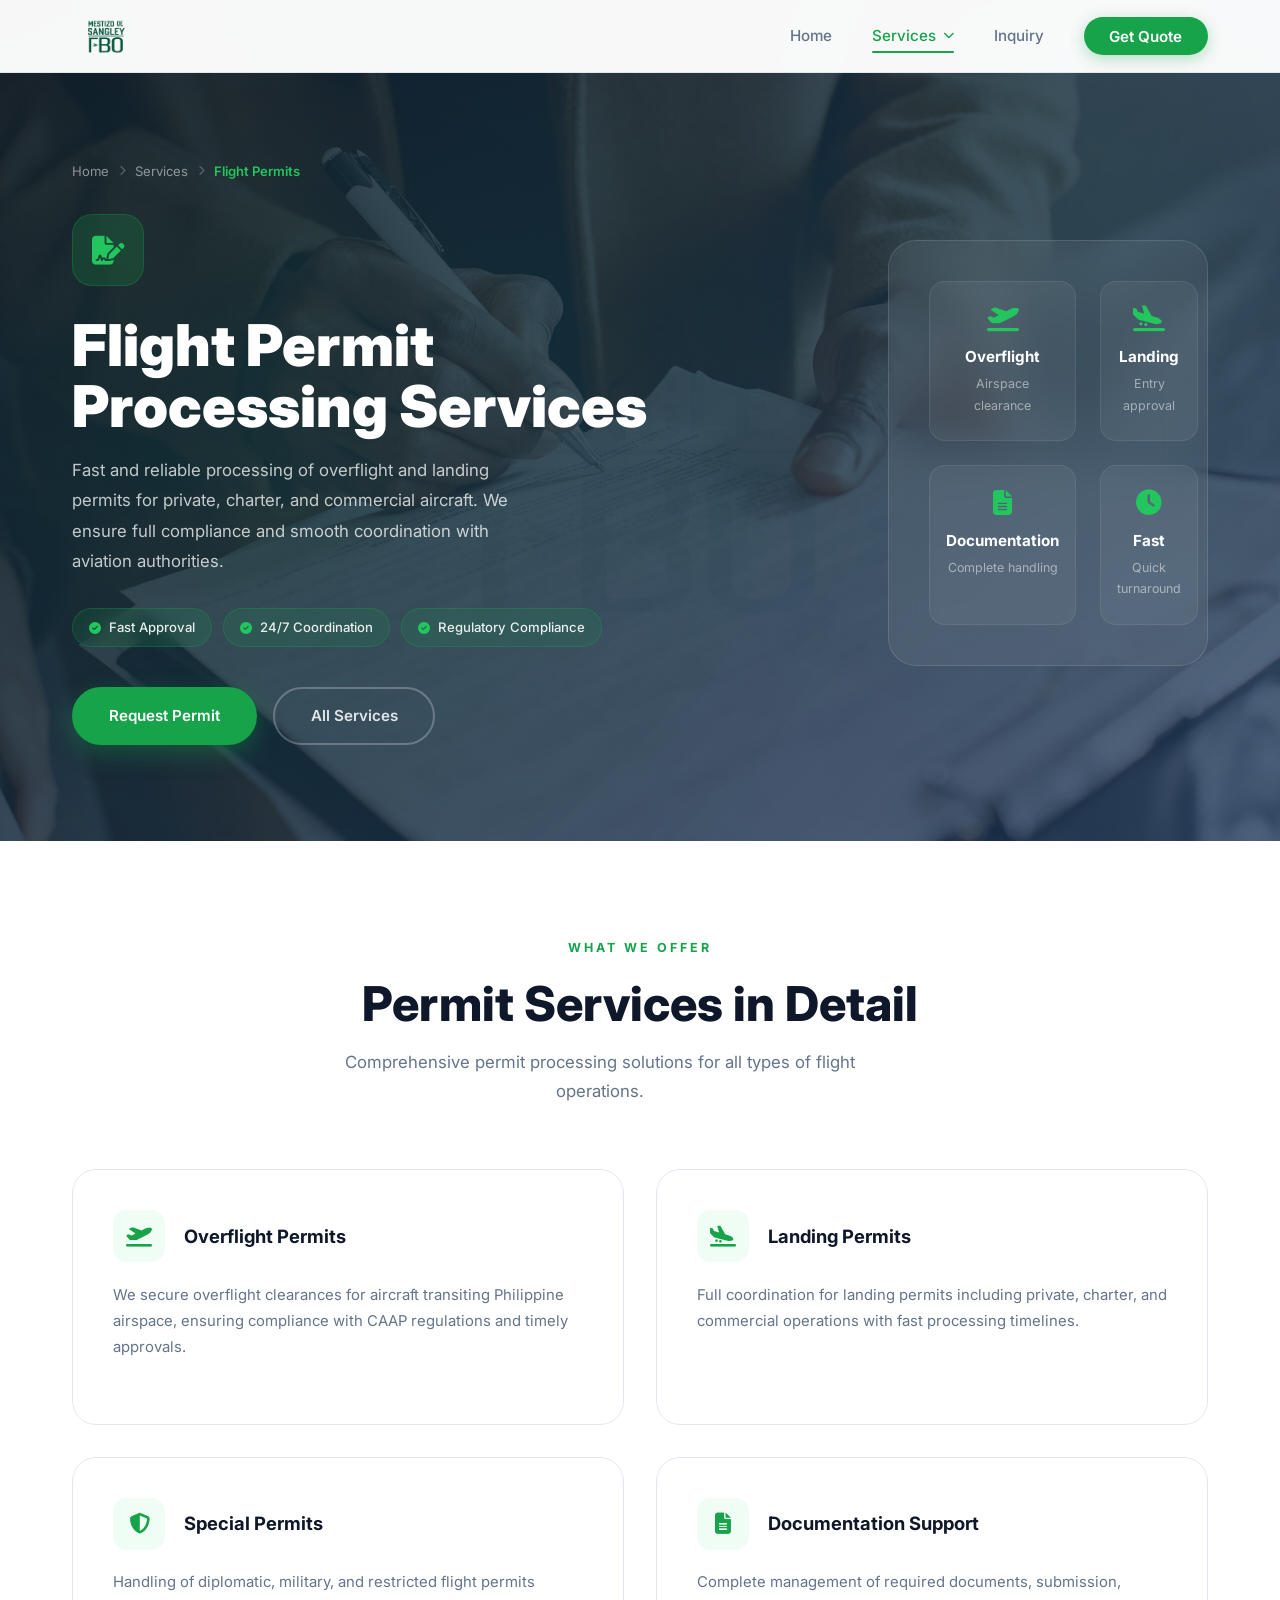
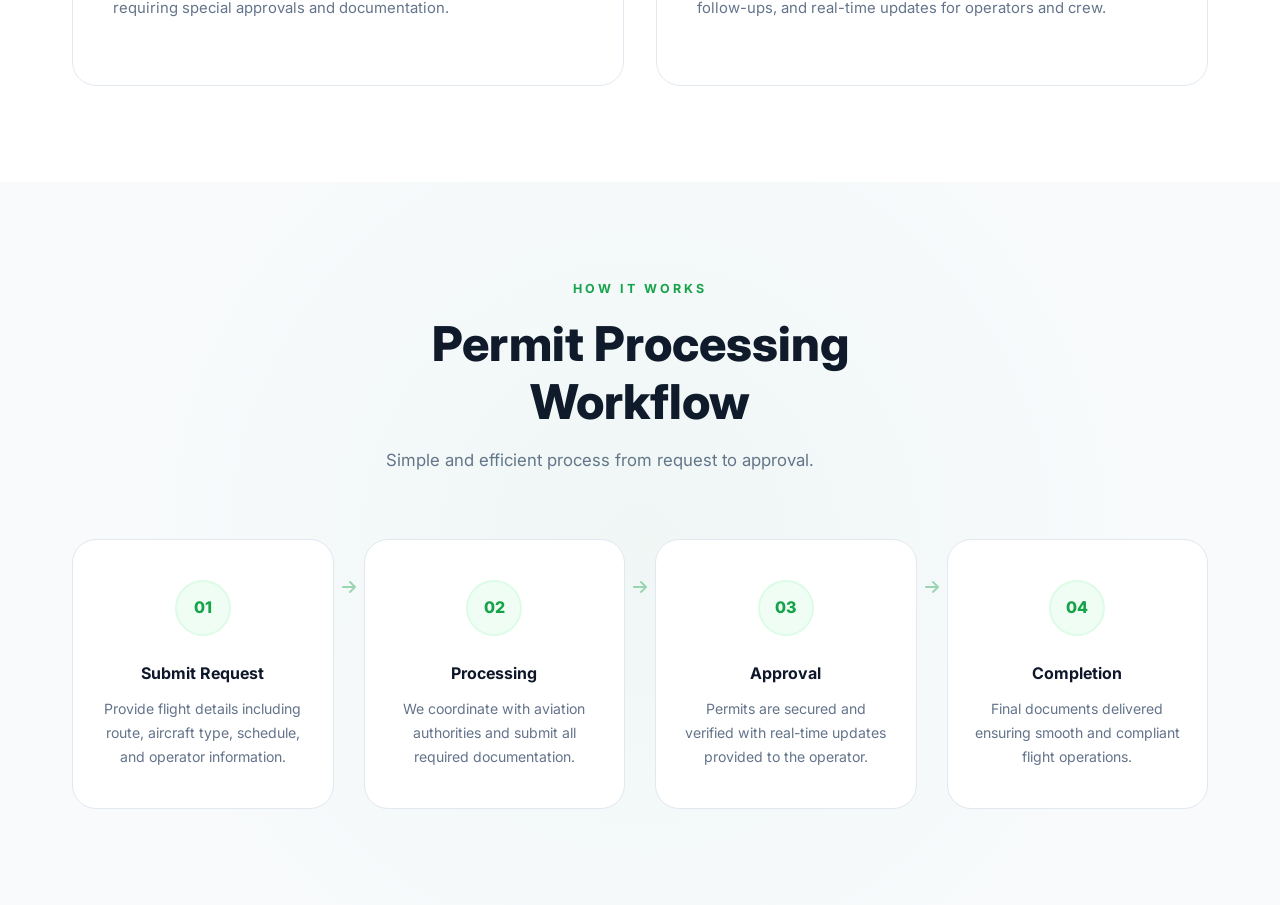
<file: aircraft-handling.html>
<!DOCTYPE html>
<html lang="en">
<head>
    <meta charset="UTF-8">
    <meta name="viewport" content="width=device-width, initial-scale=1.0">
    <title>Flight Permits | Mestizo de Sangley FBO</title>

<link rel="icon" type="image/png" href="assets/logo.png">
<link rel="apple-touch-icon" href="assets/logo.png">
<link rel="shortcut icon" href="assets/logo.png">
<link rel="stylesheet" href="style.css">
<link href="https://fonts.googleapis.com/css2?family=Inter:wght@300;400;500;600;700;800;900&display=swap" rel="stylesheet">
<link rel="stylesheet" href="https://cdnjs.cloudflare.com/ajax/libs/font-awesome/6.4.0/css/all.min.css">
</head>
<body>

<nav class="navbar" id="navbar">
    <div class="nav-inner">
        <a href="index.html" class="logo">
            <img src="assets/logo.png" alt="Mestizo de Sangley FBO">
        </a>

        <ul class="nav-links">
            <li><a href="index.html">Home</a></li>
            <li class="dropdown">
                <a href="services.html" class="dropdown-toggle active">
                    Services <i class="fas fa-chevron-down dropdown-arrow"></i>
                </a>
                <div class="dropdown-menu">
                    <a href="fuel-services.html" class="dropdown-item">
                        <div class="dropdown-icon"><i class="fas fa-handshake"></i></div>
                        <div class="dropdown-text">
                            <strong>VIP Ground Handling</strong>
                            <span>Premium airport assistance and personalized passenger care.</span>
                        </div>
                    </a>

                    <a href="aircraft-handling.html" class="dropdown-item">
                        <div class="dropdown-icon"><i class="fas fa-file-alt"></i></div>
                        <div class="dropdown-text">
                            <strong>Permits</strong>
                            <span>Fast and reliable processing of flight clearances</span>
                        </div>
                    </a>

                    <a href="vip-concierge.html" class="dropdown-item">
                        <div class="dropdown-icon"><i class="fas fa-hotel"></i></div>
                        <div class="dropdown-text">
                            <strong>Hotel</strong>
                            <span>Luxury hotel bookings with comfort, convenience, and tailored accommodation services.</span>
                        </div>
                    </a>

                    <a href="ground-handling.html" class="dropdown-item">
                        <div class="dropdown-icon"><i class="fas fa-car"></i></div>
                        <div class="dropdown-text">
                            <strong>VIP Transportation</strong>
                            <span>Exclusive ground transport with professional drivers and high-end vehicles.</span>
                        </div>
                    </a>
                    
                         <a href="ground-handling.html" class="dropdown-item">
                        <div class="dropdown-icon"><i class="fas fa-user-shield"></i></div>
                        <div class="dropdown-text">
                            <strong>Concierge/VIP Security</strong>
                            <span>Personalized concierge support with discreet, top-level security services.</span>
                        </div>
                    </a>
                    <a href="ground-handling.html" class="dropdown-item">
                        <div class="dropdown-icon"><i class="fas fa-utensils"></i></div>
                        <div class="dropdown-text">
                            <strong>In Flight Catering</strong>
                            <span>Personalized concierge support with discreet, top-level security services.</span>
                        </div>
                    </a>
                    <div class="dropdown-footer">
                        <a href="services.html">View All Services →</a>
                    </div>
                </div>
            </li>
            <li><a href="inquiry.html">Inquiry</a></li>
            <li><a href="inquiry.html" class="nav-btn">Get Quote</a></li>
        </ul>

        <div class="burger" id="burger">
            <span></span><span></span><span></span>
        </div>
    </div>
</nav>

<!-- HERO -->
<section class="sp-hero handling-hero">
    <div class="sp-hero-bg"></div>
    <div class="sp-hero-img-overlay"></div>
    <div class="container">
        <div class="sp-hero-inner">

            <div class="sp-hero-left">
                <div class="sp-breadcrumb">
                    <a href="index.html">Home</a>
                    <i class="fas fa-chevron-right"></i>
                    <a href="services.html">Services</a>
                    <i class="fas fa-chevron-right"></i>
                    <span>Flight Permits</span>
                </div>

                <div class="sp-hero-icon">
                    <i class="fas fa-file-signature"></i>
                </div>

                <h1>Flight Permit<br>Processing Services</h1>

                <p>Fast and reliable processing of overflight and landing permits for private, charter, and commercial aircraft. We ensure full compliance and smooth coordination with aviation authorities.</p>

                <div class="sp-hero-badges">
                    <span><i class="fas fa-check-circle"></i> Fast Approval</span>
                    <span><i class="fas fa-check-circle"></i> 24/7 Coordination</span>
                    <span><i class="fas fa-check-circle"></i> Regulatory Compliance</span>
                </div>

                <div class="sp-hero-btns">
                    <a href="inquiry.html" class="btn-green">Request Permit</a>
                    <a href="services.html" class="btn-outline-dark">All Services</a>
                </div>
            </div>

            <div class="sp-hero-right">
                <div class="sp-hero-card">
                    <div class="sp-stat-grid">

                        <div class="sp-stat">
                            <i class="fas fa-plane-departure"></i>
                            <h4>Overflight</h4>
                            <p>Airspace clearance</p>
                        </div>

                        <div class="sp-stat">
                            <i class="fas fa-plane-arrival"></i>
                            <h4>Landing</h4>
                            <p>Entry approval</p>
                        </div>

                        <div class="sp-stat">
                            <i class="fas fa-file-alt"></i>
                            <h4>Documentation</h4>
                            <p>Complete handling</p>
                        </div>

                        <div class="sp-stat">
                            <i class="fas fa-clock"></i>
                            <h4>Fast</h4>
                            <p>Quick turnaround</p>
                        </div>

                    </div>
                </div>
            </div>

        </div>
    </div>
</section>

<!-- WHAT WE OFFER -->
<section class="sp-section logo-bg">
    <div class="container">

        <div class="sp-section-header">
            <div class="section-label">WHAT WE OFFER</div>
            <h2 class="section-title">Permit Services in Detail</h2>
            <p class="section-sub">Comprehensive permit processing solutions for all types of flight operations.</p>
        </div>

        <div class="sp-cards-grid">

            <div class="sp-card">
                <div class="sp-card-top">
                    <div class="sp-card-icon"><i class="fas fa-plane-departure"></i></div>
                    <h3>Overflight Permits</h3>
                </div>
                <p>We secure overflight clearances for aircraft transiting Philippine airspace, ensuring compliance with CAAP regulations and timely approvals.</p>
            </div>

            <div class="sp-card">
                <div class="sp-card-top">
                    <div class="sp-card-icon"><i class="fas fa-plane-arrival"></i></div>
                    <h3>Landing Permits</h3>
                </div>
                <p>Full coordination for landing permits including private, charter, and commercial operations with fast processing timelines.</p>
            </div>

            <div class="sp-card">
                <div class="sp-card-top">
                    <div class="sp-card-icon"><i class="fas fa-shield-alt"></i></div>
                    <h3>Special Permits</h3>
                </div>
                <p>Handling of diplomatic, military, and restricted flight permits requiring special approvals and documentation.</p>
            </div>

            <div class="sp-card">
                <div class="sp-card-top">
                    <div class="sp-card-icon"><i class="fas fa-file-alt"></i></div>
                    <h3>Documentation Support</h3>
                </div>
                <p>Complete management of required documents, submission, follow-ups, and real-time updates for operators and crew.</p>
            </div>

        </div>
    </div>
</section>

<!-- PROCESS -->
<section class="sp-process">
    <div class="container">

        <div class="sp-section-header">
            <div class="section-label">HOW IT WORKS</div>
            <h2 class="section-title">Permit Processing Workflow</h2>
            <p class="section-sub">Simple and efficient process from request to approval.</p>
        </div>

        <div class="sp-process-steps">

            <div class="sp-step">
                <div class="sp-step-num">01</div>
                <div class="sp-step-content">
                    <h4>Submit Request</h4>
                    <p>Provide flight details including route, aircraft type, schedule, and operator information.</p>
                </div>
            </div>

            <div class="sp-step-arrow"><i class="fas fa-arrow-right"></i></div>

            <div class="sp-step">
                <div class="sp-step-num">02</div>
                <div class="sp-step-content">
                    <h4>Processing</h4>
                    <p>We coordinate with aviation authorities and submit all required documentation.</p>
                </div>
            </div>

            <div class="sp-step-arrow"><i class="fas fa-arrow-right"></i></div>

            <div class="sp-step">
                <div class="sp-step-num">03</div>
                <div class="sp-step-content">
                    <h4>Approval</h4>
                    <p>Permits are secured and verified with real-time updates provided to the operator.</p>
                </div>
            </div>

            <div class="sp-step-arrow"><i class="fas fa-arrow-right"></i></div>

            <div class="sp-step">
                <div class="sp-step-num">04</div>
                <div class="sp-step-content">
                    <h4>Completion</h4>
                    <p>Final documents delivered ensuring smooth and compliant flight operations.</p>
                </div>
            </div>

        </div>
    </div>
</section>

</body>
</html>
</file>
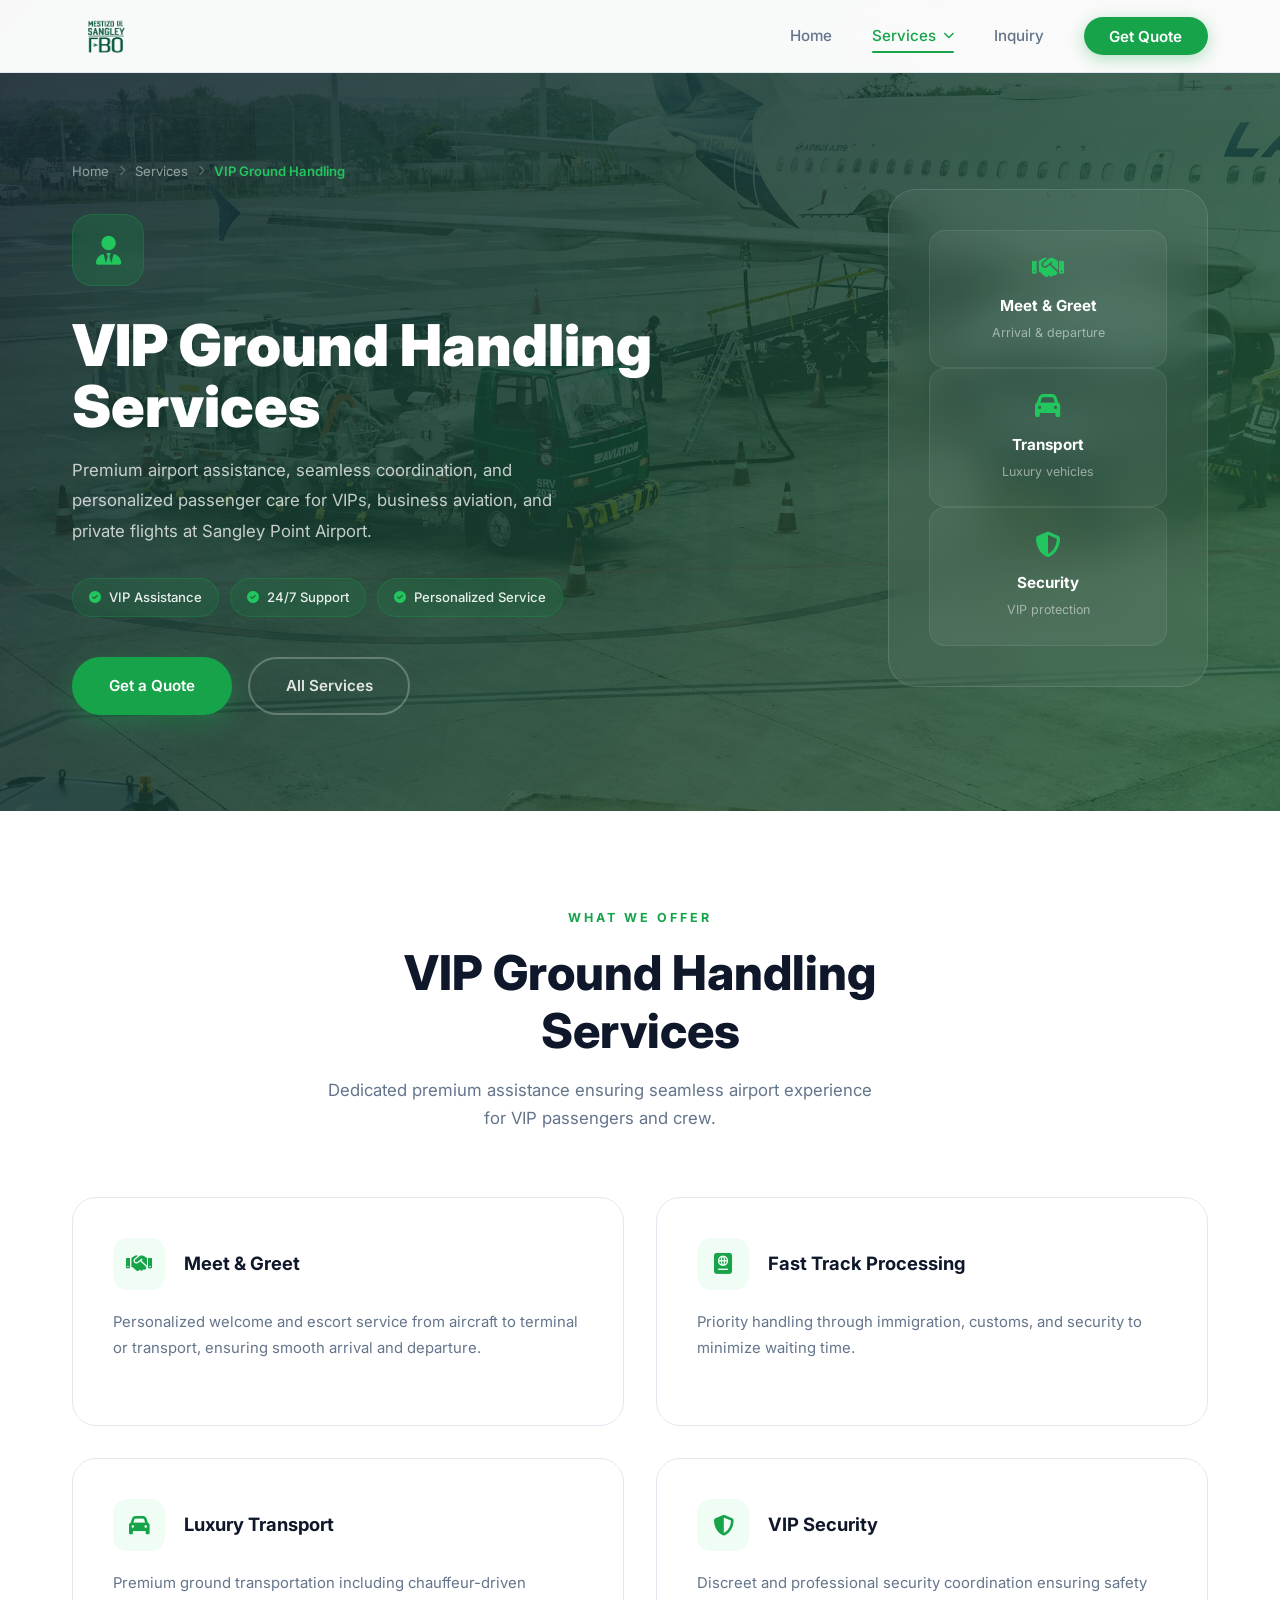
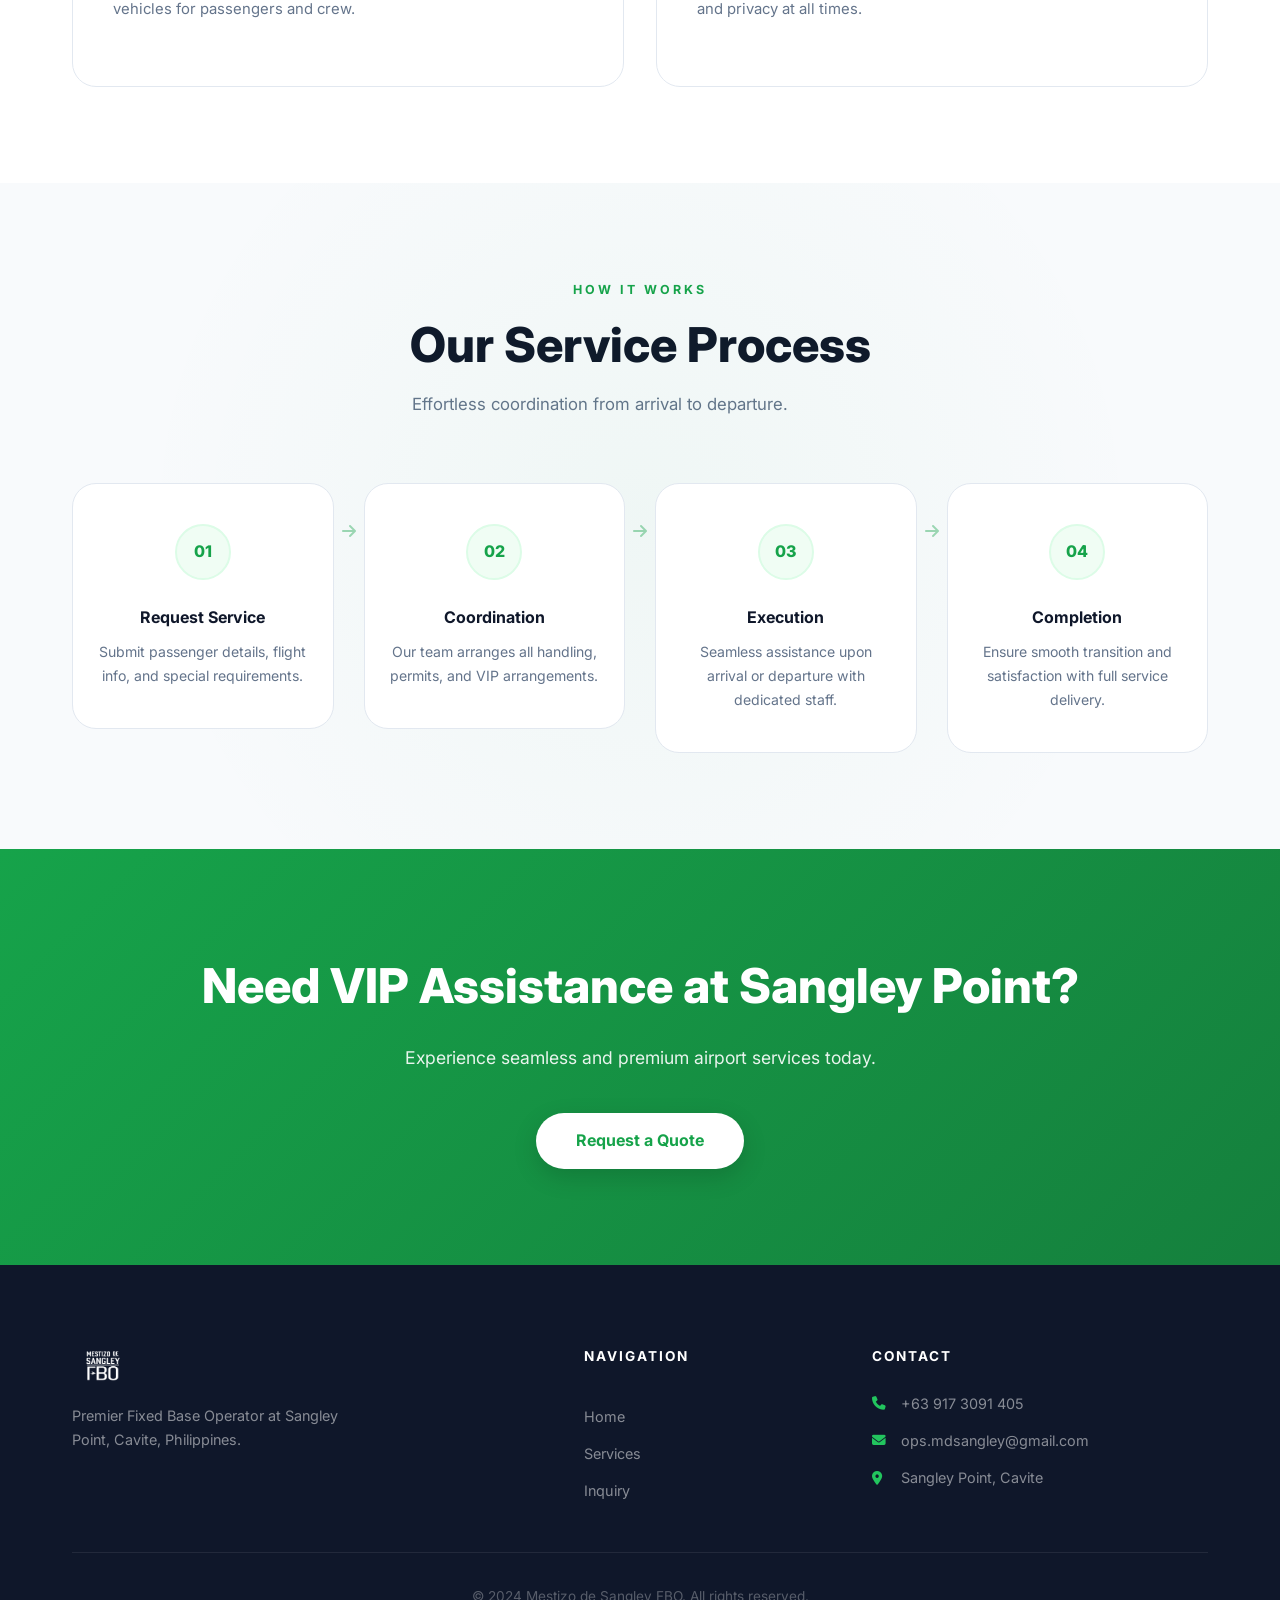
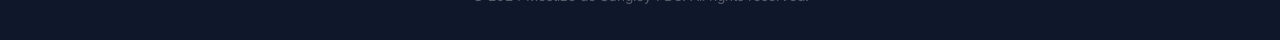
<file: fuel-services.html>
<!DOCTYPE html>
<html lang="en">
<head>
    <meta charset="UTF-8">
    <meta name="viewport" content="width=device-width, initial-scale=1.0">
    <title>VIP Ground Handling | Mestizo de Sangley FBO</title>

<link rel="icon" type="image/png" href="assets/logo.png">
<link rel="apple-touch-icon" href="assets/logo.png">
<link rel="shortcut icon" href="assets/logo.png">

<link rel="stylesheet" href="style.css">
<link href="https://fonts.googleapis.com/css2?family=Inter:wght@300;400;500;600;700;800;900&display=swap" rel="stylesheet">
<link rel="stylesheet" href="https://cdnjs.cloudflare.com/ajax/libs/font-awesome/6.4.0/css/all.min.css">
</head>

<body>

<!-- NAV -->
<nav class="navbar" id="navbar">
    <div class="nav-inner">
        <a href="index.html" class="logo">
            <img src="assets/logo.png" alt="Mestizo de Sangley FBO">
        </a>

        <ul class="nav-links">
            <li><a href="index.html">Home</a></li>

            <li class="dropdown">
                <a href="services.html" class="dropdown-toggle active">
                    Services <i class="fas fa-chevron-down dropdown-arrow"></i>
                </a>

                <div class="dropdown-menu">
                    <a href="fuel-services.html" class="dropdown-item">
                        <div class="dropdown-icon"><i class="fas fa-handshake"></i></div>
                        <div class="dropdown-text">
                            <strong>VIP Ground Handling</strong>
                            <span>Premium airport assistance and personalized passenger care.</span>
                        </div>
                    </a>

                    <a href="aircraft-handling.html" class="dropdown-item">
                        <div class="dropdown-icon"><i class="fas fa-file-alt"></i></div>
                        <div class="dropdown-text">
                            <strong>Permits</strong>
                            <span>Fast and reliable processing of flight clearances</span>
                        </div>
                    </a>

                    <a href="vip-concierge.html" class="dropdown-item">
                        <div class="dropdown-icon"><i class="fas fa-hotel"></i></div>
                        <div class="dropdown-text">
                            <strong>Hotel</strong>
                            <span>Luxury hotel bookings with comfort, convenience, and tailored accommodation services.</span>
                        </div>
                    </a>

                    <a href="ground-handling.html" class="dropdown-item">
                        <div class="dropdown-icon"><i class="fas fa-car"></i></div>
                        <div class="dropdown-text">
                            <strong>VIP Transportation</strong>
                            <span>Exclusive ground transport with professional drivers and high-end vehicles.</span>
                        </div>
                    </a>
                    
                         <a href="ground-handling.html" class="dropdown-item">
                        <div class="dropdown-icon"><i class="fas fa-user-shield"></i></div>
                        <div class="dropdown-text">
                            <strong>Concierge/VIP Security</strong>
                            <span>Personalized concierge support with discreet, top-level security services.</span>
                        </div>
                    </a>
                    <a href="ground-handling.html" class="dropdown-item">
                        <div class="dropdown-icon"><i class="fas fa-utensils"></i></div>
                        <div class="dropdown-text">
                            <strong>In Flight Catering</strong>
                            <span>Personalized concierge support with discreet, top-level security services.</span>
                        </div>
                    </a>

                    <div class="dropdown-footer">
                        <a href="services.html">View All Services →</a>
                    </div>
                </div>
            </li>

            <li><a href="inquiry.html">Inquiry</a></li>
            <li><a href="inquiry.html" class="nav-btn">Get Quote</a></li>
        </ul>

        <div class="burger" id="burger">
            <span></span><span></span><span></span>
        </div>
    </div>
</nav>

<!-- HERO -->
<section class="sp-hero fuel-hero">
    <div class="sp-hero-bg"></div>
    <div class="sp-hero-img-overlay"></div>

    <div class="container">
        <div class="sp-hero-inner">

            <div class="sp-hero-left">

                <div class="sp-breadcrumb">
                    <a href="index.html">Home</a>
                    <i class="fas fa-chevron-right"></i>
                    <a href="services.html">Services</a>
                    <i class="fas fa-chevron-right"></i>
                    <span>VIP Ground Handling</span>
                </div>

                <div class="sp-hero-icon">
                    <i class="fas fa-user-tie"></i>
                </div>

                <h1>VIP Ground Handling<br>Services</h1>

                <p>Premium airport assistance, seamless coordination, and personalized passenger care for VIPs, business aviation, and private flights at Sangley Point Airport.</p>

                <div class="sp-hero-badges">
                    <span><i class="fas fa-check-circle"></i> VIP Assistance</span>
                    <span><i class="fas fa-check-circle"></i> 24/7 Support</span>
                    <span><i class="fas fa-check-circle"></i> Personalized Service</span>
                </div>

                <div class="sp-hero-btns">
                    <a href="inquiry.html" class="btn-green">Get a Quote</a>
                    <a href="services.html" class="btn-outline-dark">All Services</a>
                </div>
            </div>

            <div class="sp-hero-right">
    <div class="sp-hero-card">
        <div class="sp-stat-grid-three">
            <div class="sp-stat">
                <i class="fas fa-handshake"></i>
                <h4>Meet & Greet</h4>
                <p>Arrival & departure</p>
            </div>
            
            <div class="sp-stat">
                <i class="fas fa-car"></i>
                <h4>Transport</h4>
                <p>Luxury vehicles</p>
            </div>

            <div class="sp-stat">
                <i class="fas fa-shield-alt"></i>
                <h4>Security</h4>
                <p>VIP protection</p>
            </div>
        </div>
    </div>
</div>
            
    </div>
</section>

<!-- WHAT WE OFFER -->
<section class="sp-section logo-bg">
    <div class="container">

        <div class="sp-section-header">
            <div class="section-label">WHAT WE OFFER</div>
            <h2 class="section-title">VIP Ground Handling Services</h2>
            <p class="section-sub">Dedicated premium assistance ensuring seamless airport experience for VIP passengers and crew.</p>
        </div>

        <div class="sp-cards-grid">

            <div class="sp-card">
                <div class="sp-card-top">
                    <div class="sp-card-icon"><i class="fas fa-handshake"></i></div>
                    <h3>Meet & Greet</h3>
                </div>
                <p>Personalized welcome and escort service from aircraft to terminal or transport, ensuring smooth arrival and departure.</p>
            </div>

            <div class="sp-card">
                <div class="sp-card-top">
                    <div class="sp-card-icon"><i class="fas fa-passport"></i></div>
                    <h3>Fast Track Processing</h3>
                </div>
                <p>Priority handling through immigration, customs, and security to minimize waiting time.</p>
            </div>

            <div class="sp-card">
                <div class="sp-card-top">
                    <div class="sp-card-icon"><i class="fas fa-car"></i></div>
                    <h3>Luxury Transport</h3>
                </div>
                <p>Premium ground transportation including chauffeur-driven vehicles for passengers and crew.</p>
            </div>

            <div class="sp-card">
                <div class="sp-card-top">
                    <div class="sp-card-icon"><i class="fas fa-shield-alt"></i></div>
                    <h3>VIP Security</h3>
                </div>
                <p>Discreet and professional security coordination ensuring safety and privacy at all times.</p>
            </div>

        </div>
    </div>
</section>

<!-- PROCESS -->
<section class="sp-process">
    <div class="container">

        <div class="sp-section-header">
            <div class="section-label">HOW IT WORKS</div>
            <h2 class="section-title">Our Service Process</h2>
            <p class="section-sub">Effortless coordination from arrival to departure.</p>
        </div>

        <div class="sp-process-steps">

            <div class="sp-step">
                <div class="sp-step-num">01</div>
                <div class="sp-step-content">
                    <h4>Request Service</h4>
                    <p>Submit passenger details, flight info, and special requirements.</p>
                </div>
            </div>

            <div class="sp-step-arrow"><i class="fas fa-arrow-right"></i></div>

            <div class="sp-step">
                <div class="sp-step-num">02</div>
                <div class="sp-step-content">
                    <h4>Coordination</h4>
                    <p>Our team arranges all handling, permits, and VIP arrangements.</p>
                </div>
            </div>

            <div class="sp-step-arrow"><i class="fas fa-arrow-right"></i></div>

            <div class="sp-step">
                <div class="sp-step-num">03</div>
                <div class="sp-step-content">
                    <h4>Execution</h4>
                    <p>Seamless assistance upon arrival or departure with dedicated staff.</p>
                </div>
            </div>

            <div class="sp-step-arrow"><i class="fas fa-arrow-right"></i></div>

            <div class="sp-step">
                <div class="sp-step-num">04</div>
                <div class="sp-step-content">
                    <h4>Completion</h4>
                    <p>Ensure smooth transition and satisfaction with full service delivery.</p>
                </div>
            </div>

        </div>
    </div>
</section>

<!-- CTA -->
<section class="cta-banner">
    <div class="container">
        <h2>Need VIP Assistance at Sangley Point?</h2>
        <p>Experience seamless and premium airport services today.</p>
        <a href="inquiry.html" class="btn-white">Request a Quote</a>
    </div>
</section>

<!-- FOOTER -->
<footer class="footer">
    <div class="container">
        <div class="footer-grid">

            <div class="footer-brand">
                <img src="assets/logo.png" class="footer-logo">
                <p>Premier Fixed Base Operator at Sangley Point, Cavite, Philippines.</p>
            </div>

            <div class="footer-links">
                <h5>Navigation</h5>
                <a href="index.html">Home</a>
                <a href="services.html">Services</a>
                <a href="inquiry.html">Inquiry</a>
            </div>

            <div class="footer-contact">
                <h5>Contact</h5>
                <p><i class="fas fa-phone"></i> +63 917 3091 405</p>
                <p><i class="fas fa-envelope"></i> ops.mdsangley@gmail.com</p>
                <p><i class="fas fa-map-marker-alt"></i> Sangley Point, Cavite</p>
            </div>

        </div>

        <div class="footer-bottom">
            <p>© 2024 Mestizo de Sangley FBO. All rights reserved.</p>
        </div>
    </div>
</footer>

<script src="script.js"></script>

</body>
</html>
</file>
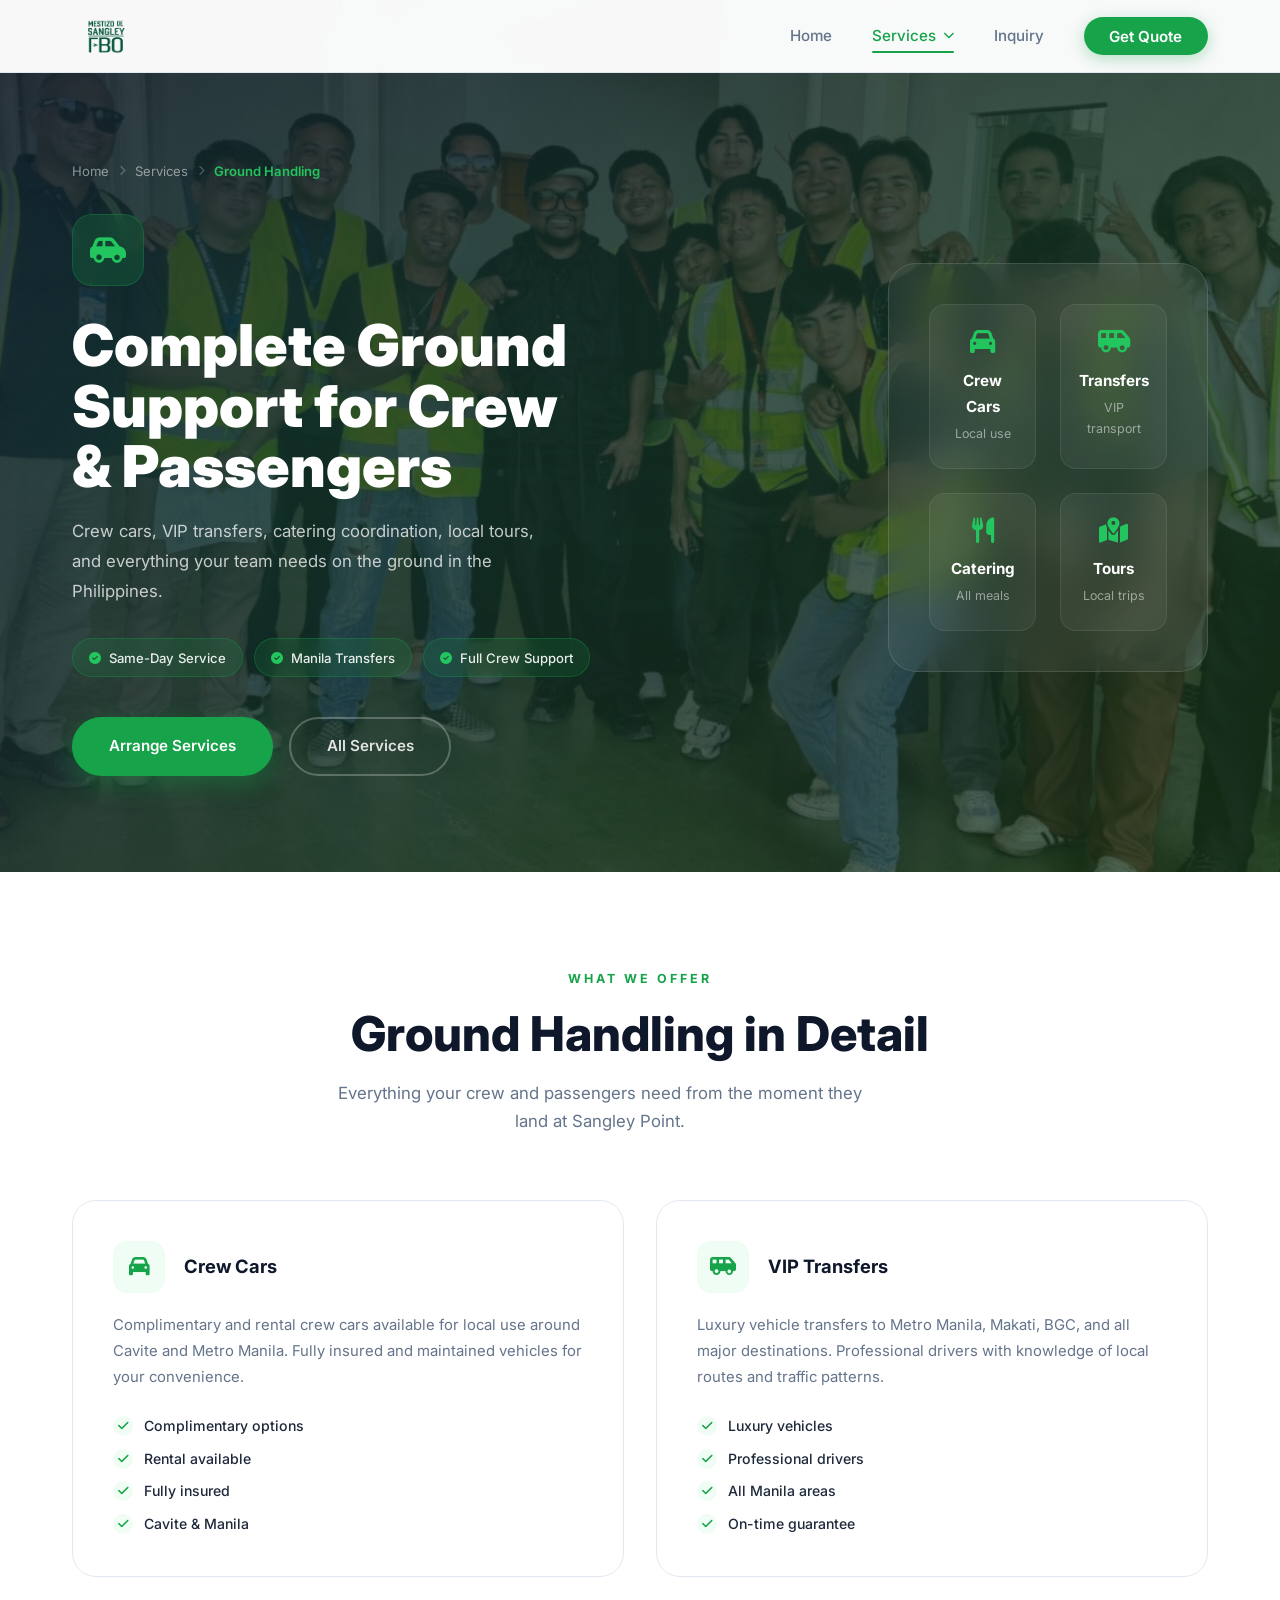
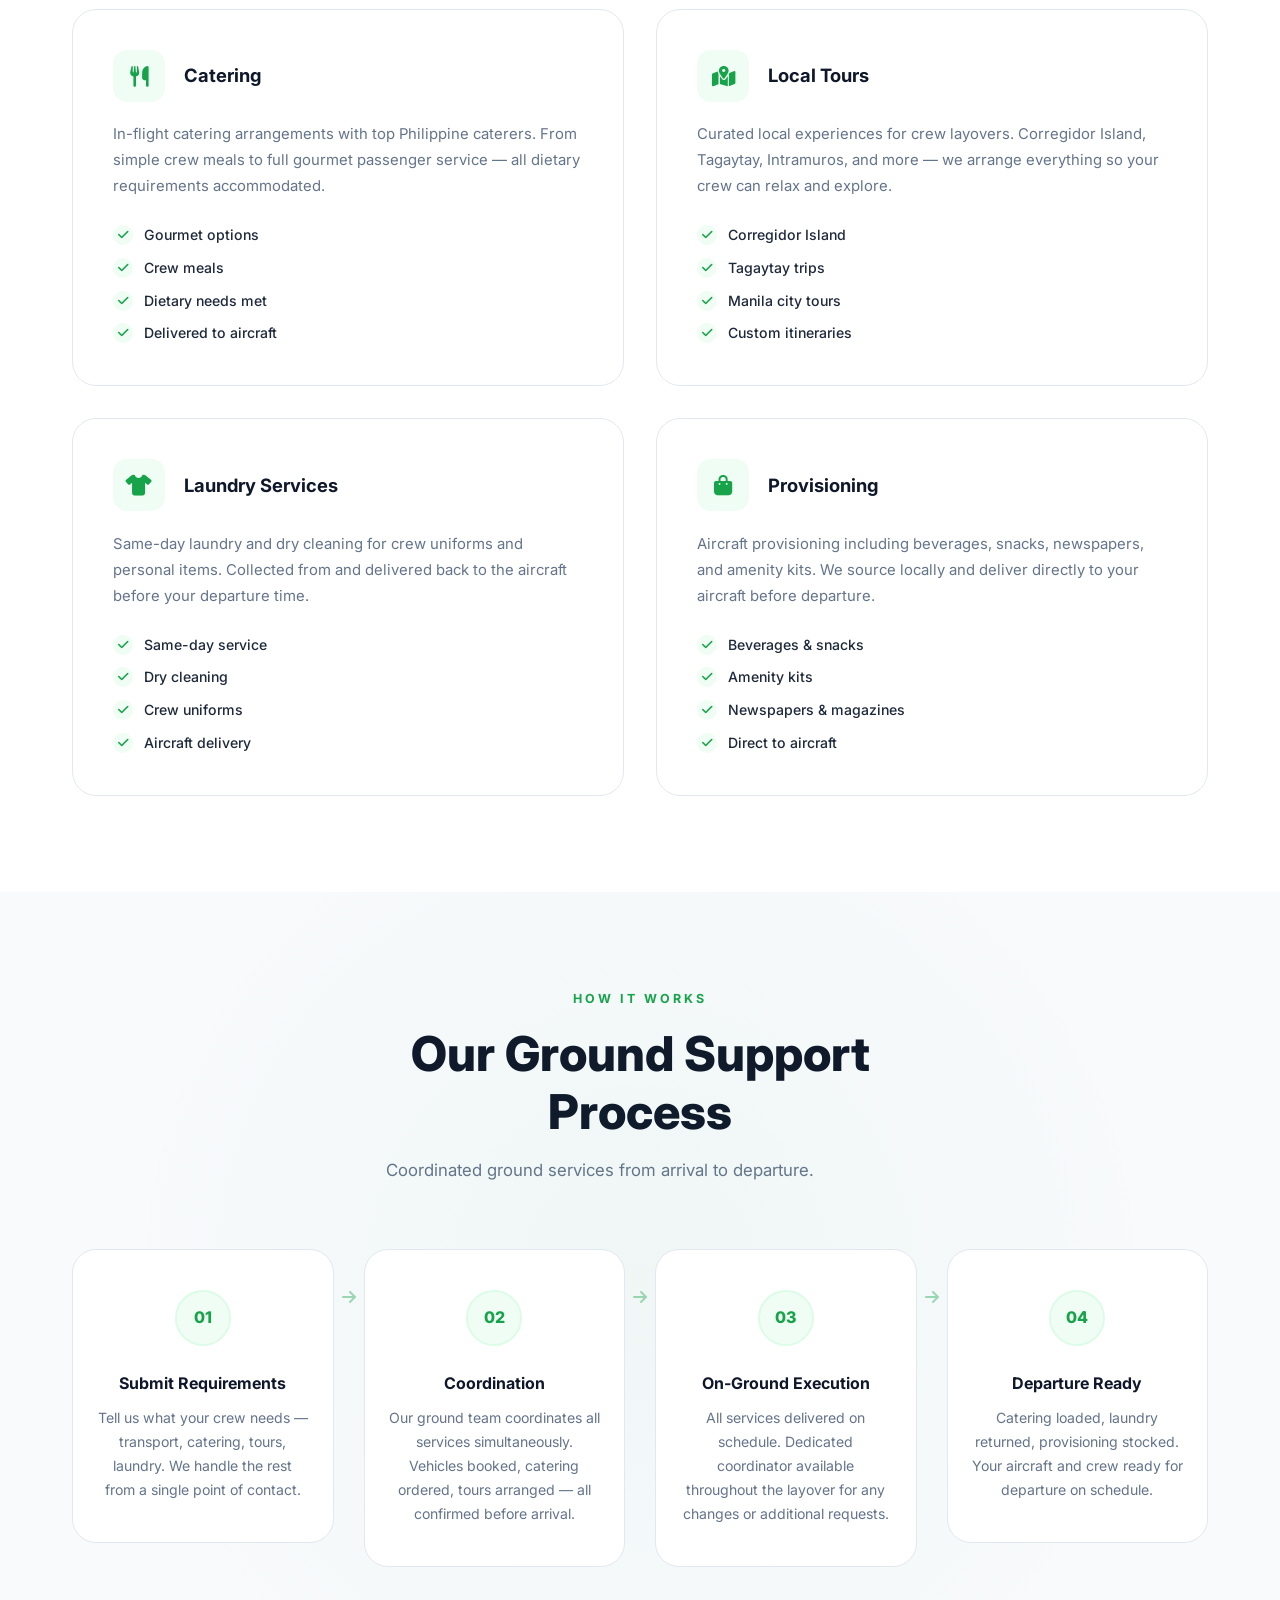
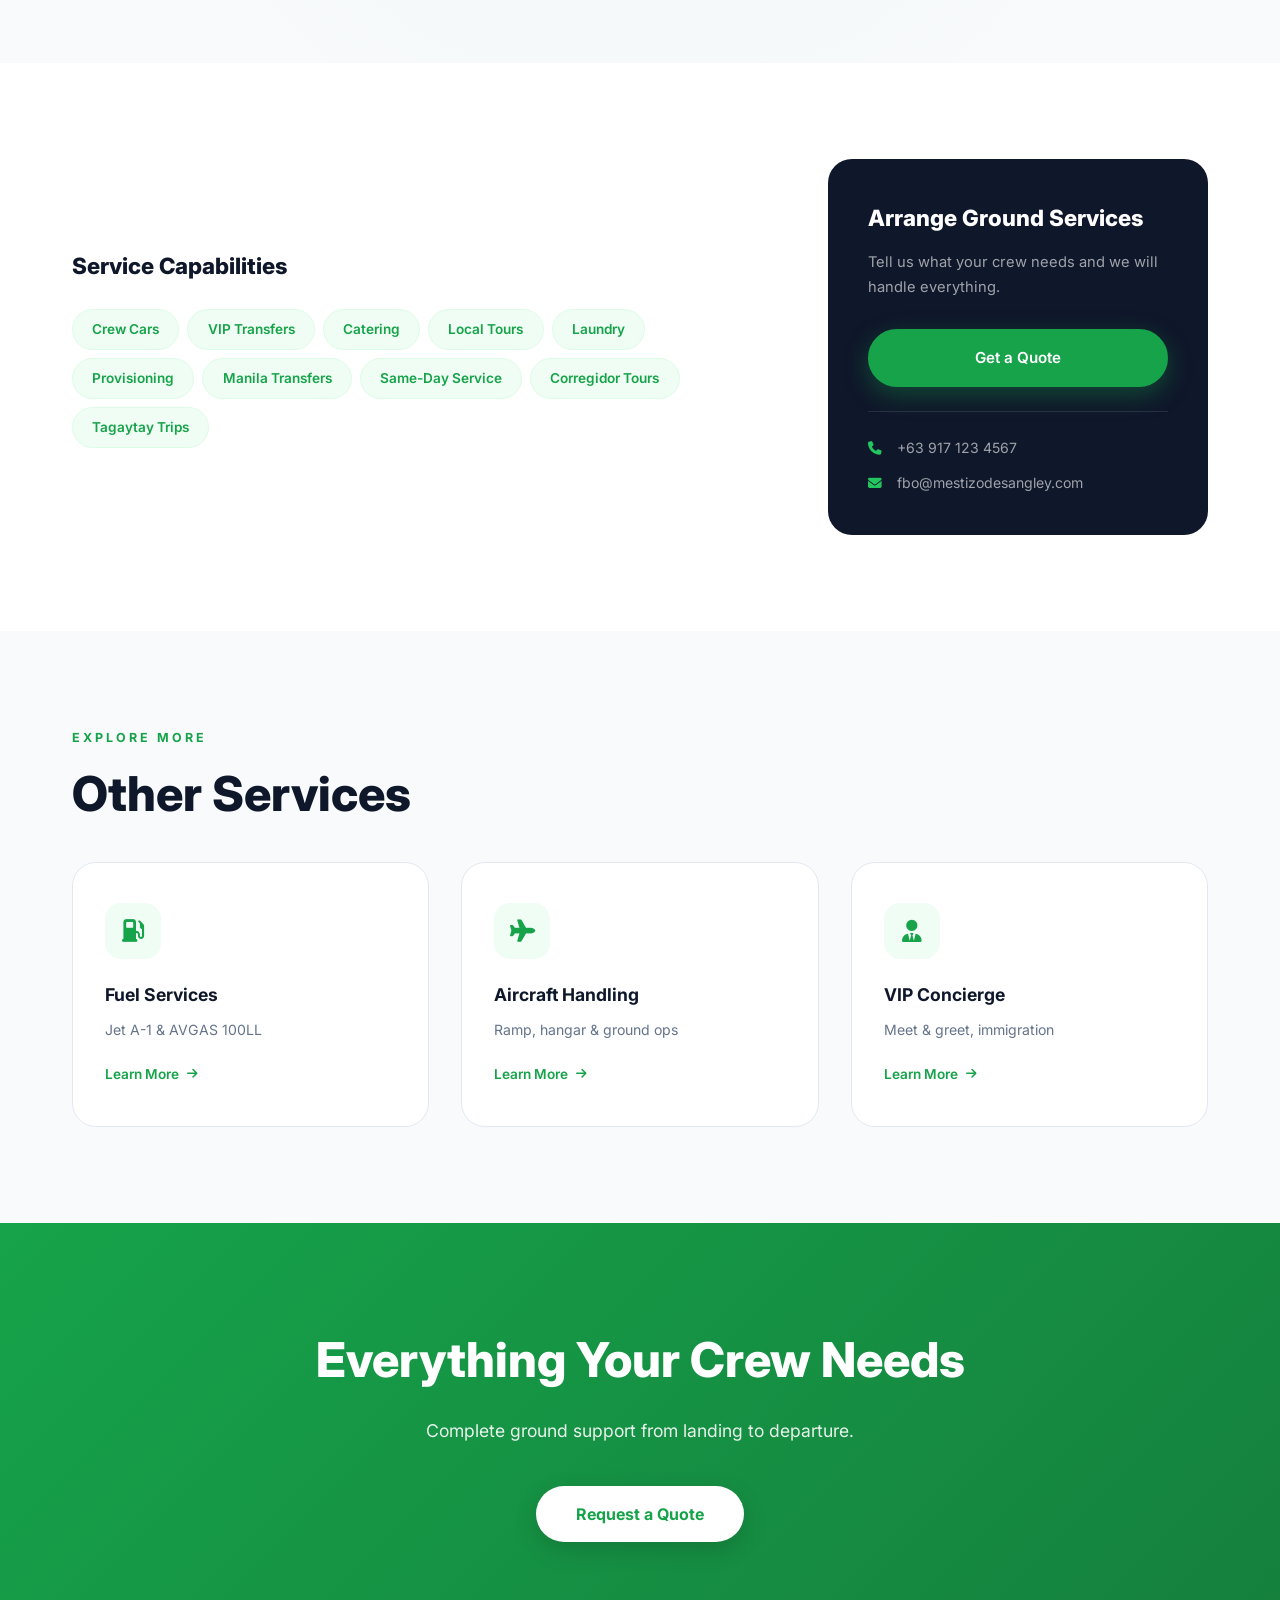
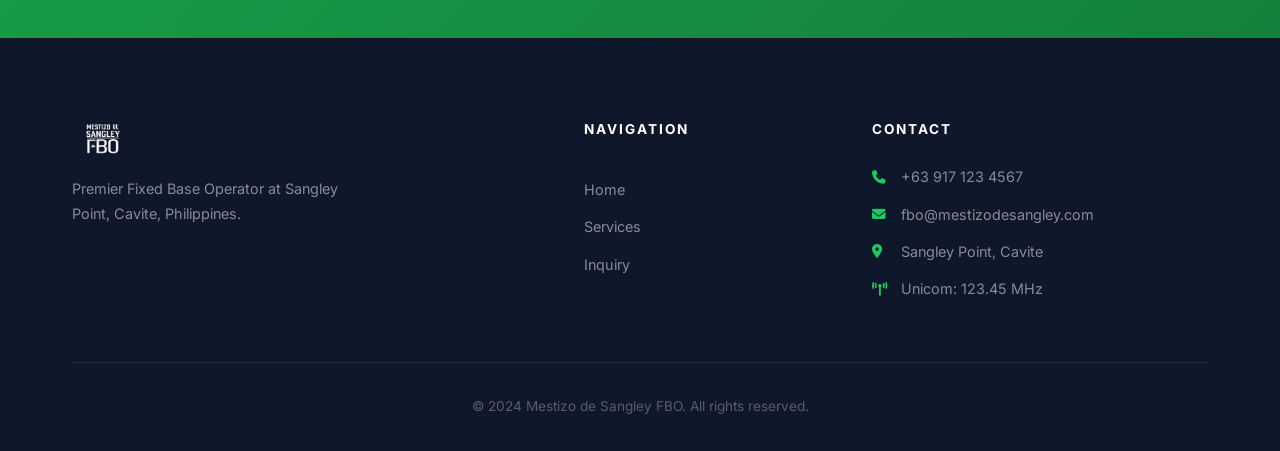
<file: ground-handling.html>
<!DOCTYPE html>
<html lang="en">
<head>
    <meta charset="UTF-8">
    <meta name="viewport" content="width=device-width, initial-scale=1.0">
    <title>Ground Handling | Mestizo de Sangley FBO</title>
    <!-- Add these lines inside <head>, after <meta viewport> -->
<link rel="icon" type="image/png" href="assets/logo.png">
<link rel="apple-touch-icon" href="assets/logo.png">
<link rel="shortcut icon" href="assets/logo.png">
    <link rel="stylesheet" href="style.css">
    <link href="https://fonts.googleapis.com/css2?family=Inter:wght@300;400;500;600;700;800;900&display=swap" rel="stylesheet">
    <link rel="stylesheet" href="https://cdnjs.cloudflare.com/ajax/libs/font-awesome/6.4.0/css/all.min.css">
</head>
<body>

    <nav class="navbar" id="navbar">
        <div class="nav-inner">
            <a href="index.html" class="logo">
                <img src="assets/logo.png" alt="Mestizo de Sangley FBO">
            </a>
            <ul class="nav-links">
                <li><a href="index.html">Home</a></li>
                <li class="dropdown">
                    <a href="services.html" class="dropdown-toggle active">
                        Services <i class="fas fa-chevron-down dropdown-arrow"></i>
                    </a>
                    <div class="dropdown-menu">
                        <a href="fuel-services.html" class="dropdown-item">
                            <div class="dropdown-icon"><i class="fas fa-gas-pump"></i></div>
                            <div class="dropdown-text">
                                <strong>Fuel Services</strong>
                                <span>Jet A-1 & AVGAS 100LL</span>
                            </div>
                        </a>
                        <a href="aircraft-handling.html" class="dropdown-item">
                            <div class="dropdown-icon"><i class="fas fa-plane"></i></div>
                            <div class="dropdown-text">
                                <strong>Aircraft Handling</strong>
                                <span>Ramp, hangar & ground ops</span>
                            </div>
                        </a>
                        <a href="vip-concierge.html" class="dropdown-item">
                            <div class="dropdown-icon"><i class="fas fa-user-tie"></i></div>
                            <div class="dropdown-text">
                                <strong>VIP Concierge</strong>
                                <span>Meet & greet, immigration</span>
                            </div>
                        </a>
                        <a href="ground-handling.html" class="dropdown-item">
                            <div class="dropdown-icon"><i class="fas fa-car-side"></i></div>
                            <div class="dropdown-text">
                                <strong>Ground Handling</strong>
                                <span>Transport & crew services</span>
                            </div>
                        </a>
                        <div class="dropdown-footer">
                            <a href="services.html">View All Services →</a>
                        </div>
                    </div>
                </li>
                <li><a href="inquiry.html">Inquiry</a></li>
                <li><a href="inquiry.html" class="nav-btn">Get Quote</a></li>
            </ul>
            <div class="burger" id="burger">
                <span></span><span></span><span></span>
            </div>
        </div>
    </nav>

<section class="sp-hero ground-hero">
    <div class="sp-hero-bg"></div>
    <div class="sp-hero-img-overlay"></div>
    <div class="container">
        <div class="sp-hero-inner">
            <div class="sp-hero-left">
                <div class="sp-breadcrumb">
                    <a href="index.html">Home</a>
                    <i class="fas fa-chevron-right"></i>
                    <a href="services.html">Services</a>
                    <i class="fas fa-chevron-right"></i>
                    <span>Ground Handling</span>
                </div>
                <div class="sp-hero-icon">
                    <i class="fas fa-car-side"></i>
                </div>
                <h1>Complete Ground<br>Support for Crew<br>& Passengers</h1>
                <p>Crew cars, VIP transfers, catering coordination, local tours, and everything your team needs on the ground in the Philippines.</p>
                <div class="sp-hero-badges">
                    <span><i class="fas fa-check-circle"></i> Same-Day Service</span>
                    <span><i class="fas fa-check-circle"></i> Manila Transfers</span>
                    <span><i class="fas fa-check-circle"></i> Full Crew Support</span>
                </div>
                <div class="sp-hero-btns">
                    <a href="inquiry.html" class="btn-green">Arrange Services</a>
                    <a href="services.html" class="btn-outline-dark">All Services</a>
                </div>
            </div>
            <div class="sp-hero-right">
                <div class="sp-hero-card">
                    <div class="sp-stat-grid">
                        <div class="sp-stat">
                            <i class="fas fa-car"></i>
                            <h4>Crew Cars</h4>
                            <p>Local use</p>
                        </div>
                        <div class="sp-stat">
                            <i class="fas fa-shuttle-van"></i>
                            <h4>Transfers</h4>
                            <p>VIP transport</p>
                        </div>
                        <div class="sp-stat">
                            <i class="fas fa-utensils"></i>
                            <h4>Catering</h4>
                            <p>All meals</p>
                        </div>
                        <div class="sp-stat">
                            <i class="fas fa-map-marked-alt"></i>
                            <h4>Tours</h4>
                            <p>Local trips</p>
                        </div>
                    </div>
                </div>
            </div>
        </div>
    </div>
</section>
                            

    <!-- WHAT WE OFFER -->
    <section class="sp-section logo-bg">
        <div class="container">
            <div class="sp-section-header">
                <div class="section-label">WHAT WE OFFER</div>
                <h2 class="section-title">Ground Handling in Detail</h2>
                <p class="section-sub">Everything your crew and passengers need from the moment they land at Sangley Point.</p>
            </div>
            <div class="sp-cards-grid">
                <div class="sp-card">
                    <div class="sp-card-top">
                        <div class="sp-card-icon"><i class="fas fa-car"></i></div>
                        <h3>Crew Cars</h3>
                    </div>
                    <p>Complimentary and rental crew cars available for local use around Cavite and Metro Manila. Fully insured and maintained vehicles for your convenience.</p>
                    <ul class="sp-list">
                        <li><i class="fas fa-check"></i> Complimentary options</li>
                        <li><i class="fas fa-check"></i> Rental available</li>
                        <li><i class="fas fa-check"></i> Fully insured</li>
                        <li><i class="fas fa-check"></i> Cavite & Manila</li>
                    </ul>
                </div>
                <div class="sp-card">
                    <div class="sp-card-top">
                        <div class="sp-card-icon"><i class="fas fa-shuttle-van"></i></div>
                        <h3>VIP Transfers</h3>
                    </div>
                    <p>Luxury vehicle transfers to Metro Manila, Makati, BGC, and all major destinations. Professional drivers with knowledge of local routes and traffic patterns.</p>
                    <ul class="sp-list">
                        <li><i class="fas fa-check"></i> Luxury vehicles</li>
                        <li><i class="fas fa-check"></i> Professional drivers</li>
                        <li><i class="fas fa-check"></i> All Manila areas</li>
                        <li><i class="fas fa-check"></i> On-time guarantee</li>
                    </ul>
                </div>
                <div class="sp-card">
                    <div class="sp-card-top">
                        <div class="sp-card-icon"><i class="fas fa-utensils"></i></div>
                        <h3>Catering</h3>
                    </div>
                    <p>In-flight catering arrangements with top Philippine caterers. From simple crew meals to full gourmet passenger service — all dietary requirements accommodated.</p>
                    <ul class="sp-list">
                        <li><i class="fas fa-check"></i> Gourmet options</li>
                        <li><i class="fas fa-check"></i> Crew meals</li>
                        <li><i class="fas fa-check"></i> Dietary needs met</li>
                        <li><i class="fas fa-check"></i> Delivered to aircraft</li>
                    </ul>
                </div>
                <div class="sp-card">
                    <div class="sp-card-top">
                        <div class="sp-card-icon"><i class="fas fa-map-marked-alt"></i></div>
                        <h3>Local Tours</h3>
                    </div>
                    <p>Curated local experiences for crew layovers. Corregidor Island, Tagaytay, Intramuros, and more — we arrange everything so your crew can relax and explore.</p>
                    <ul class="sp-list">
                        <li><i class="fas fa-check"></i> Corregidor Island</li>
                        <li><i class="fas fa-check"></i> Tagaytay trips</li>
                        <li><i class="fas fa-check"></i> Manila city tours</li>
                        <li><i class="fas fa-check"></i> Custom itineraries</li>
                    </ul>
                </div>
                <div class="sp-card">
                    <div class="sp-card-top">
                        <div class="sp-card-icon"><i class="fas fa-tshirt"></i></div>
                        <h3>Laundry Services</h3>
                    </div>
                    <p>Same-day laundry and dry cleaning for crew uniforms and personal items. Collected from and delivered back to the aircraft before your departure time.</p>
                                        <ul class="sp-list">
                        <li><i class="fas fa-check"></i> Same-day service</li>
                        <li><i class="fas fa-check"></i> Dry cleaning</li>
                        <li><i class="fas fa-check"></i> Crew uniforms</li>
                        <li><i class="fas fa-check"></i> Aircraft delivery</li>
                    </ul>
                </div>
                <div class="sp-card">
                    <div class="sp-card-top">
                        <div class="sp-card-icon"><i class="fas fa-shopping-bag"></i></div>
                        <h3>Provisioning</h3>
                    </div>
                    <p>Aircraft provisioning including beverages, snacks, newspapers, and amenity kits. We source locally and deliver directly to your aircraft before departure.</p>
                    <ul class="sp-list">
                        <li><i class="fas fa-check"></i> Beverages & snacks</li>
                        <li><i class="fas fa-check"></i> Amenity kits</li>
                        <li><i class="fas fa-check"></i> Newspapers & magazines</li>
                        <li><i class="fas fa-check"></i> Direct to aircraft</li>
                    </ul>
                </div>
            </div>
        </div>
    </section>

    <!-- PROCESS -->
    <section class="sp-process">
        <div class="container">
            <div class="sp-section-header">
                <div class="section-label">HOW IT WORKS</div>
                <h2 class="section-title">Our Ground Support Process</h2>
                <p class="section-sub">Coordinated ground services from arrival to departure.</p>
            </div>
            <div class="sp-process-steps">
                <div class="sp-step">
                    <div class="sp-step-num">01</div>
                    <div class="sp-step-content">
                        <h4>Submit Requirements</h4>
                        <p>Tell us what your crew needs — transport, catering, tours, laundry. We handle the rest from a single point of contact.</p>
                    </div>
                </div>
                <div class="sp-step-arrow"><i class="fas fa-arrow-right"></i></div>
                <div class="sp-step">
                    <div class="sp-step-num">02</div>
                    <div class="sp-step-content">
                        <h4>Coordination</h4>
                        <p>Our ground team coordinates all services simultaneously. Vehicles booked, catering ordered, tours arranged — all confirmed before arrival.</p>
                    </div>
                </div>
                <div class="sp-step-arrow"><i class="fas fa-arrow-right"></i></div>
                <div class="sp-step">
                    <div class="sp-step-num">03</div>
                    <div class="sp-step-content">
                        <h4>On-Ground Execution</h4>
                        <p>All services delivered on schedule. Dedicated coordinator available throughout the layover for any changes or additional requests.</p>
                    </div>
                </div>
                <div class="sp-step-arrow"><i class="fas fa-arrow-right"></i></div>
                <div class="sp-step">
                    <div class="sp-step-num">04</div>
                    <div class="sp-step-content">
                        <h4>Departure Ready</h4>
                        <p>Catering loaded, laundry returned, provisioning stocked. Your aircraft and crew ready for departure on schedule.</p>
                    </div>
                </div>
            </div>
        </div>
    </section>

    <!-- TAGS + CTA -->
    <section class="sp-tags-section logo-bg">
        <div class="container">
            <div class="sp-tags-inner">
                <div>
                    <h3>Service Capabilities</h3>
                    <div class="service-tags large">
                        <span>Crew Cars</span>
                        <span>VIP Transfers</span>
                        <span>Catering</span>
                        <span>Local Tours</span>
                        <span>Laundry</span>
                        <span>Provisioning</span>
                        <span>Manila Transfers</span>
                        <span>Same-Day Service</span>
                        <span>Corregidor Tours</span>
                        <span>Tagaytay Trips</span>
                    </div>
                </div>
                <div class="sp-inline-cta">
                    <h3>Arrange Ground Services</h3>
                    <p>Tell us what your crew needs and we will handle everything.</p>
                    <a href="inquiry.html" class="btn-green">Get a Quote</a>
                    <div class="sp-contact-quick">
                        <a href="tel:+639171234567"><i class="fas fa-phone"></i> +63 917 123 4567</a>
                        <a href="mailto:fbo@mestizodesangley.com"><i class="fas fa-envelope"></i> fbo@mestizodesangley.com</a>
                    </div>
                </div>
            </div>
        </div>
    </section>

    <!-- OTHER SERVICES -->
    <section class="sp-other-services">
        <div class="container">
            <div class="section-label">EXPLORE MORE</div>
            <h2 class="section-title">Other Services</h2>
            <div class="sp-other-grid">
                <a href="fuel-services.html" class="sp-other-card">
                    <div class="sp-other-icon"><i class="fas fa-gas-pump"></i></div>
                    <h4>Fuel Services</h4>
                    <p>Jet A-1 & AVGAS 100LL</p>
                    <span class="sp-other-link">Learn More <i class="fas fa-arrow-right"></i></span>
                </a>
                <a href="aircraft-handling.html" class="sp-other-card">
                    <div class="sp-other-icon"><i class="fas fa-plane"></i></div>
                    <h4>Aircraft Handling</h4>
                    <p>Ramp, hangar & ground ops</p>
                    <span class="sp-other-link">Learn More <i class="fas fa-arrow-right"></i></span>
                </a>
                <a href="vip-concierge.html" class="sp-other-card">
                    <div class="sp-other-icon"><i class="fas fa-user-tie"></i></div>
                    <h4>VIP Concierge</h4>
                    <p>Meet & greet, immigration</p>
                    <span class="sp-other-link">Learn More <i class="fas fa-arrow-right"></i></span>
                </a>
            </div>
        </div>
    </section>

    <section class="cta-banner">
        <div class="container">
            <h2>Everything Your Crew Needs</h2>
            <p>Complete ground support from landing to departure.</p>
            <a href="inquiry.html" class="btn-white">Request a Quote</a>
        </div>
    </section>

    <footer class="footer">
        <div class="container">
            <div class="footer-grid">
                <div class="footer-brand">
                    <img src="assets/logo.png" alt="Mestizo de Sangley FBO" class="footer-logo">
                    <p>Premier Fixed Base Operator at Sangley Point, Cavite, Philippines.</p>
                </div>
                <div class="footer-links">
                    <h5>Navigation</h5>
                    <a href="index.html">Home</a>
                    <a href="services.html">Services</a>
                    <a href="inquiry.html">Inquiry</a>
                </div>
                <div class="footer-contact">
                    <h5>Contact</h5>
                    <p><i class="fas fa-phone"></i> +63 917 123 4567</p>
                    <p><i class="fas fa-envelope"></i> fbo@mestizodesangley.com</p>
                    <p><i class="fas fa-map-marker-alt"></i> Sangley Point, Cavite</p>
                    <p><i class="fas fa-tower-broadcast"></i> Unicom: 123.45 MHz</p>
                </div>
            </div>
            <div class="footer-bottom">
                <p>© 2024 Mestizo de Sangley FBO. All rights reserved.</p>
            </div>
        </div>
    </footer>

    <script src="script.js"></script>
</body>
</html>
</file>
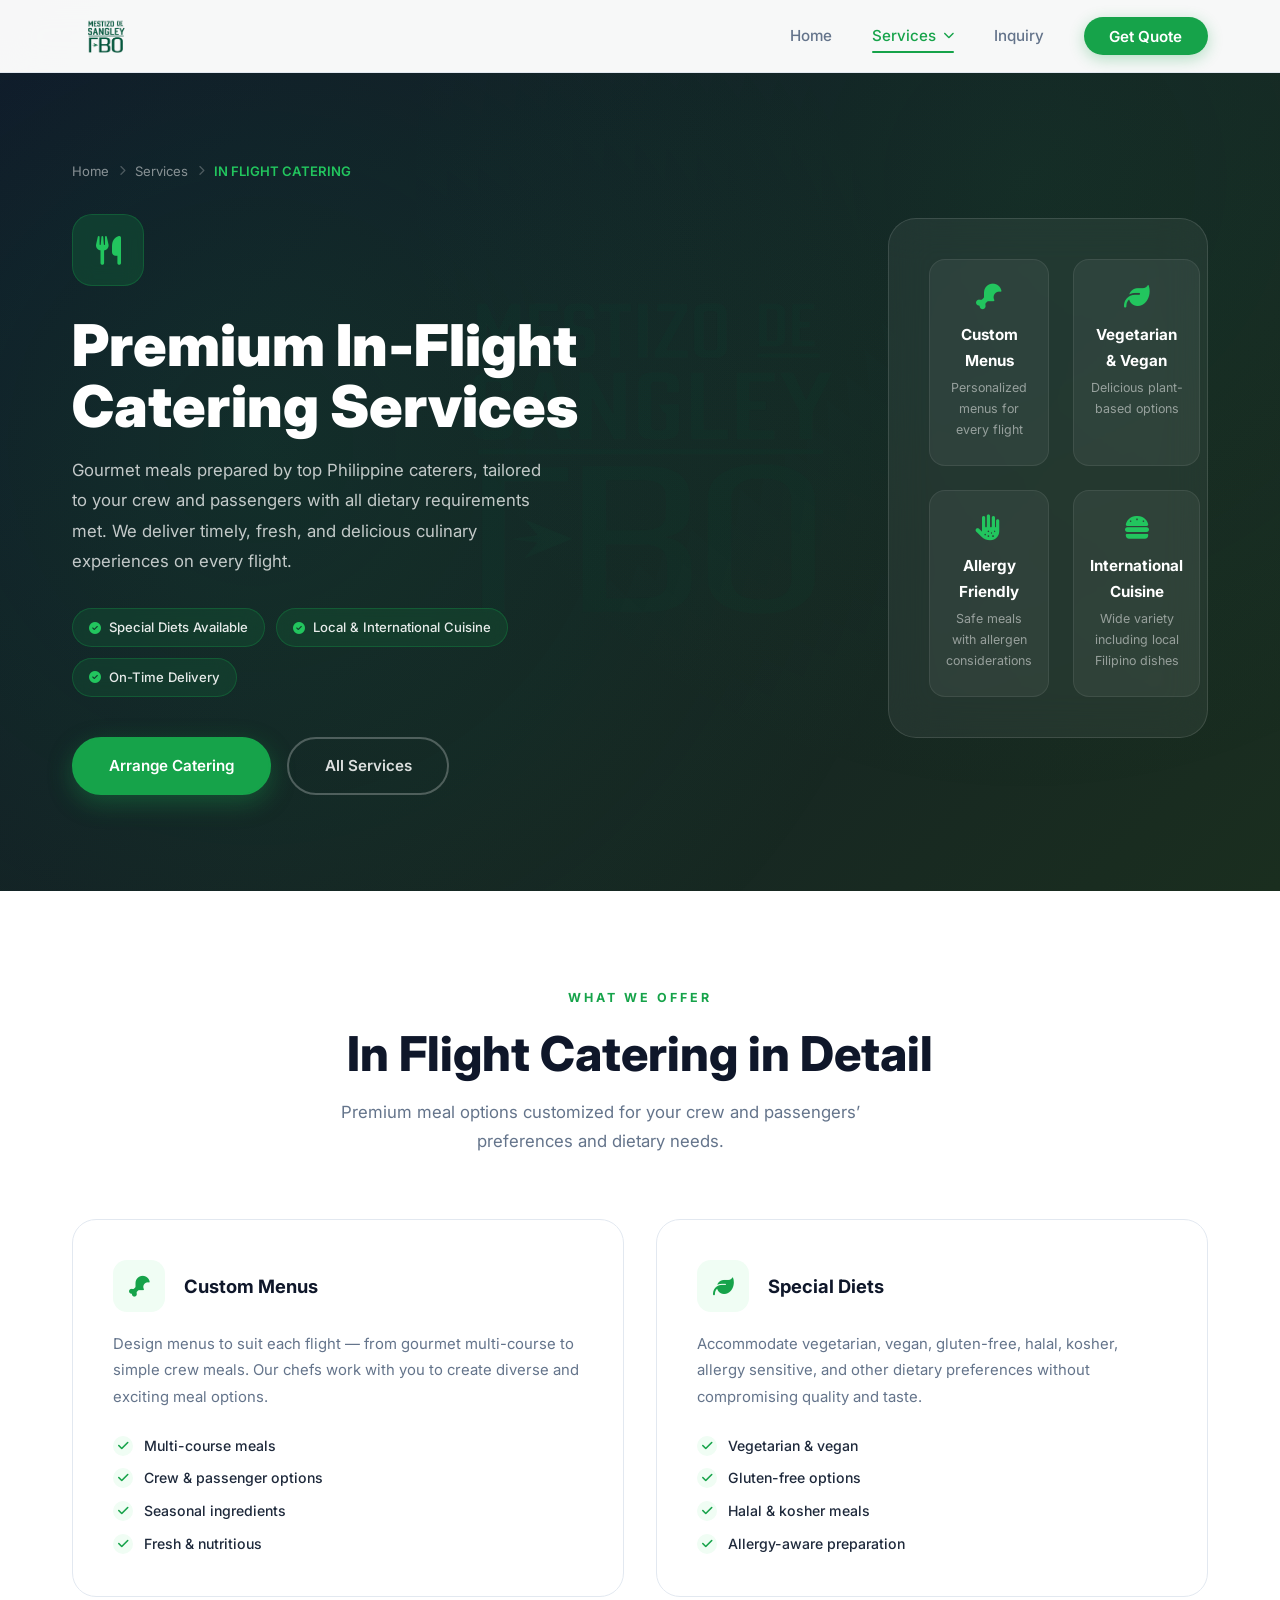
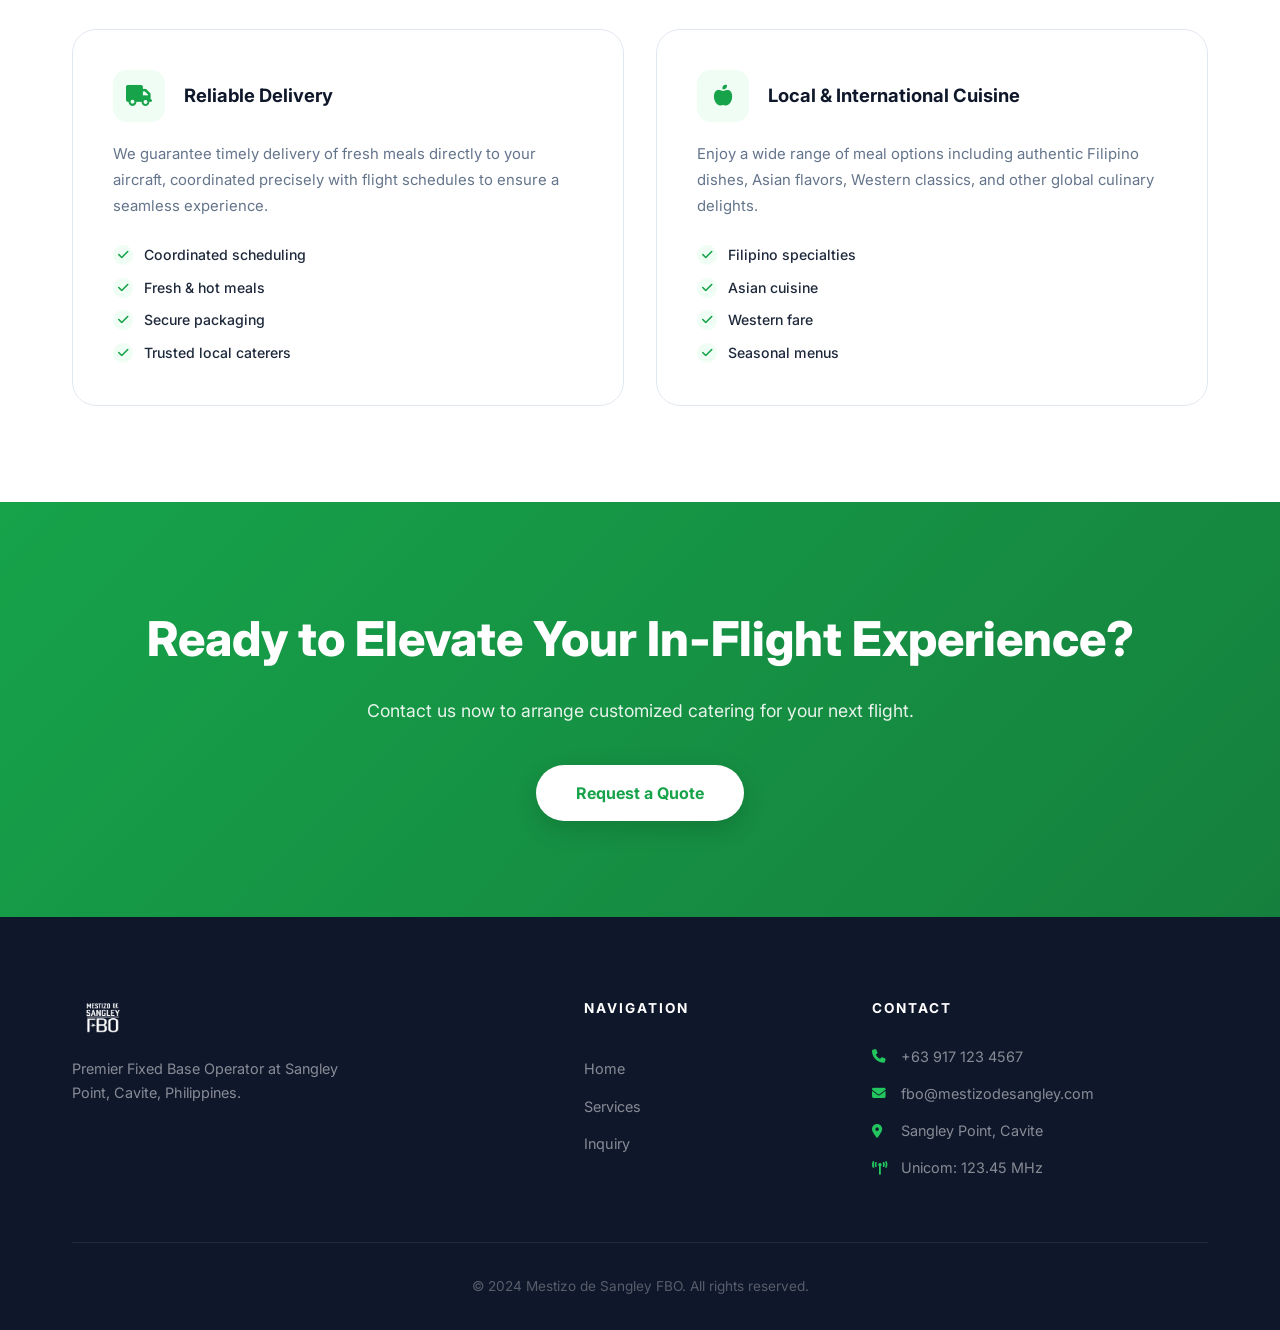
<file: in-flight-catering.html>
<!DOCTYPE html>
<html lang="en">
<head>
    <meta charset="UTF-8" />
    <meta name="viewport" content="width=device-width, initial-scale=1" />
    <title>In Flight Catering | Mestizo de Sangley FBO</title>
    <link rel="icon" type="image/png" href="assets/logo.png" />
    <link rel="apple-touch-icon" href="assets/logo.png" />
    <link rel="shortcut icon" href="assets/logo.png" />
    <link rel="stylesheet" href="style.css" />
    <link href="https://fonts.googleapis.com/css2?family=Inter:wght@300;400;500;600;700;800;900&display=swap" rel="stylesheet" />
    <link rel="stylesheet" href="https://cdnjs.cloudflare.com/ajax/libs/font-awesome/6.4.0/css/all.min.css" />
</head>
<body>

    <!-- NAVBAR -->
    <nav class="navbar" id="navbar">
        <div class="nav-inner">
            <a href="index.html" class="logo">
                <img src="assets/logo.png" alt="Mestizo de Sangley FBO" />
            </a>
            <ul class="nav-links">
                <li><a href="index.html">Home</a></li>
                <li class="dropdown">
                    <a href="services.html" class="dropdown-toggle active">
                        Services <i class="fas fa-chevron-down dropdown-arrow"></i>
                    </a>
                    <div class="dropdown-menu">
                        <a href="fuel-services.html" class="dropdown-item">
                            <div class="dropdown-icon"><i class="fas fa-gas-pump"></i></div>
                            <div class="dropdown-text">
                                <strong>Fuel Services</strong>
                                <span>Jet A-1 & AVGAS 100LL</span>
                            </div>
                        </a>
                        <a href="aircraft-handling.html" class="dropdown-item">
                            <div class="dropdown-icon"><i class="fas fa-plane"></i></div>
                            <div class="dropdown-text">
                                <strong>Aircraft Handling</strong>
                                <span>Ramp, hangar & ground ops</span>
                            </div>
                        </a>
                        <a href="vip-concierge.html" class="dropdown-item">
                            <div class="dropdown-icon"><i class="fas fa-user-tie"></i></div>
                            <div class="dropdown-text">
                                <strong>VIP Concierge</strong>
                                <span>Meet & greet, immigration</span>
                            </div>
                        </a>
                        <a href="ground-handling.html" class="dropdown-item">
                            <div class="dropdown-icon"><i class="fas fa-car-side"></i></div>
                            <div class="dropdown-text">
                                <strong>Ground Handling</strong>
                                <span>Transport & crew services</span>
                            </div>
                        </a>
                        <a href="in-flight-catering.html" class="dropdown-item active">
                            <div class="dropdown-icon"><i class="fas fa-utensils"></i></div>
                            <div class="dropdown-text">
                                <strong>IN FLIGHT CATERING</strong>
                                <span>Premium meals & special diets</span>
                            </div>
                        </a>
                        <div class="dropdown-footer">
                            <a href="services.html">View All Services →</a>
                        </div>
                    </div>
                </li>
                <li><a href="inquiry.html">Inquiry</a></li>
                <li><a href="inquiry.html" class="nav-btn">Get Quote</a></li>
            </ul>
            <div class="burger" id="burger">
                <span></span><span></span><span></span>
            </div>
        </div>
    </nav>

    <!-- PAGE HERO SECTION -->
    <section class="sp-hero catering-hero">
        <div class="sp-hero-bg"></div>
        <div class="sp-hero-img-overlay"></div>
        <div class="container">
            <div class="sp-hero-inner">
                <div class="sp-hero-left">
                    <div class="sp-breadcrumb">
                        <a href="index.html">Home</a>
                        <i class="fas fa-chevron-right"></i>
                        <a href="services.html">Services</a>
                        <i class="fas fa-chevron-right"></i>
                        <span>IN FLIGHT CATERING</span>
                    </div>
                    <div class="sp-hero-icon">
                        <i class="fas fa-utensils"></i>
                    </div>
                    <h1>Premium In-Flight<br>Catering Services</h1>
                    <p>
                        Gourmet meals prepared by top Philippine caterers, tailored to your crew and passengers with all dietary requirements met. We deliver timely, fresh, and delicious culinary experiences on every flight.
                    </p>
                    <div class="sp-hero-badges">
                        <span><i class="fas fa-check-circle"></i> Special Diets Available</span>
                        <span><i class="fas fa-check-circle"></i> Local & International Cuisine</span>
                        <span><i class="fas fa-check-circle"></i> On-Time Delivery</span>
                    </div>
                    <div class="sp-hero-btns">
                        <a href="inquiry.html" class="btn-green">Arrange Catering</a>
                        <a href="services.html" class="btn-outline-dark">All Services</a>
                    </div>
                </div>
                <div class="sp-hero-right">
                    <div class="sp-hero-card">
                        <div class="sp-stat-grid">
                            <div class="sp-stat">
                                <i class="fas fa-drumstick-bite"></i>
                                <h4>Custom Menus</h4>
                                <p>Personalized menus for every flight</p>
                            </div>
                            <div class="sp-stat">
                                <i class="fas fa-leaf"></i>
                                <h4>Vegetarian & Vegan</h4>
                                <p>Delicious plant-based options</p>
                            </div>
                            <div class="sp-stat">
                                <i class="fas fa-allergies"></i>
                                <h4>Allergy Friendly</h4>
                                <p>Safe meals with allergen considerations</p>
                            </div>
                            <div class="sp-stat">
                                <i class="fas fa-hamburger"></i>
                                <h4>International Cuisine</h4>
                                <p>Wide variety including local Filipino dishes</p>
                            </div>
                        </div>
                    </div>
                </div>
            </div>
        </div>
    </section>

    <!-- WHAT WE OFFER SECTION -->
    <section class="sp-section logo-bg">
        <div class="container">
            <div class="sp-section-header">
                <div class="section-label">WHAT WE OFFER</div>
                <h2 class="section-title">In Flight Catering in Detail</h2>
                <p class="section-sub">Premium meal options customized for your crew and passengers’ preferences and dietary needs.</p>
            </div>
            <div class="sp-cards-grid">

                <div class="sp-card">
                    <div class="sp-card-top">
                        <div class="sp-card-icon"><i class="fas fa-drumstick-bite"></i></div>
                        <h3>Custom Menus</h3>
                    </div>
                    <p>Design menus to suit each flight — from gourmet multi-course to simple crew meals. Our chefs work with you to create diverse and exciting meal options.</p>
                    <ul class="sp-list">
                        <li><i class="fas fa-check"></i> Multi-course meals</li>
                        <li><i class="fas fa-check"></i> Crew & passenger options</li>
                        <li><i class="fas fa-check"></i> Seasonal ingredients</li>
                        <li><i class="fas fa-check"></i> Fresh & nutritious</li>
                    </ul>
                </div>

                <div class="sp-card">
                    <div class="sp-card-top">
                        <div class="sp-card-icon"><i class="fas fa-leaf"></i></div>
                        <h3>Special Diets</h3>
                    </div>
                    <p>Accommodate vegetarian, vegan, gluten-free, halal, kosher, allergy sensitive, and other dietary preferences without compromising quality and taste.</p>
                    <ul class="sp-list">
                        <li><i class="fas fa-check"></i> Vegetarian & vegan</li>
                        <li><i class="fas fa-check"></i> Gluten-free options</li>
                        <li><i class="fas fa-check"></i> Halal & kosher meals</li>
                        <li><i class="fas fa-check"></i> Allergy-aware preparation</li>
                    </ul>
                </div>

                <div class="sp-card">
                    <div class="sp-card-top">
                        <div class="sp-card-icon"><i class="fas fa-truck"></i></div>
                        <h3>Reliable Delivery</h3>
                    </div>
                    <p>We guarantee timely delivery of fresh meals directly to your aircraft, coordinated precisely with flight schedules to ensure a seamless experience.</p>
                    <ul class="sp-list">
                        <li><i class="fas fa-check"></i> Coordinated scheduling</li>
                        <li><i class="fas fa-check"></i> Fresh & hot meals</li>
                        <li><i class="fas fa-check"></i> Secure packaging</li>
                        <li><i class="fas fa-check"></i> Trusted local caterers</li>
                    </ul>
                </div>

                <div class="sp-card">
                    <div class="sp-card-top">
                        <div class="sp-card-icon"><i class="fas fa-apple-alt"></i></div>
                        <h3>Local & International Cuisine</h3>
                    </div>
                    <p>Enjoy a wide range of meal options including authentic Filipino dishes, Asian flavors, Western classics, and other global culinary delights.</p>
                    <ul class="sp-list">
                        <li><i class="fas fa-check"></i> Filipino specialties</li>
                        <li><i class="fas fa-check"></i> Asian cuisine</li>
                        <li><i class="fas fa-check"></i> Western fare</li>
                        <li><i class="fas fa-check"></i> Seasonal menus</li>
                    </ul>
                </div>

            </div>
        </div>
    </section>

    <!-- CTA SECTION -->
    <section class="cta-banner">
        <div class="container">
            <h2>Ready to Elevate Your In-Flight Experience?</h2>
            <p>Contact us now to arrange customized catering for your next flight.</p>
            <a href="inquiry.html" class="btn-white">Request a Quote</a>
        </div>
    </section>

    <!-- FOOTER -->
    <footer class="footer">
        <div class="container">
            <div class="footer-grid">
                <div class="footer-brand">
                    <img src="assets/logo.png" alt="Mestizo de Sangley FBO" class="footer-logo" />
                    <p>Premier Fixed Base Operator at Sangley Point, Cavite, Philippines.</p>
                </div>
                <div class="footer-links">
                    <h5>Navigation</h5>
                    <a href="index.html">Home</a>
                    <a href="services.html">Services</a>
                    <a href="inquiry.html">Inquiry</a>
                </div>
                <div class="footer-contact">
                    <h5>Contact</h5>
                    <p><i class="fas fa-phone"></i> +63 917 123 4567</p>
                    <p><i class="fas fa-envelope"></i> fbo@mestizodesangley.com</p>
                    <p><i class="fas fa-map-marker-alt"></i> Sangley Point, Cavite</p>
                    <p><i class="fas fa-tower-broadcast"></i> Unicom: 123.45 MHz</p>
                </div>
            </div>
            <div class="footer-bottom">
                <p>© 2024 Mestizo de Sangley FBO. All rights reserved.</p>
            </div>
        </div>
    </footer>

    <script src="script.js"></script>
</body>
</html>
</file>
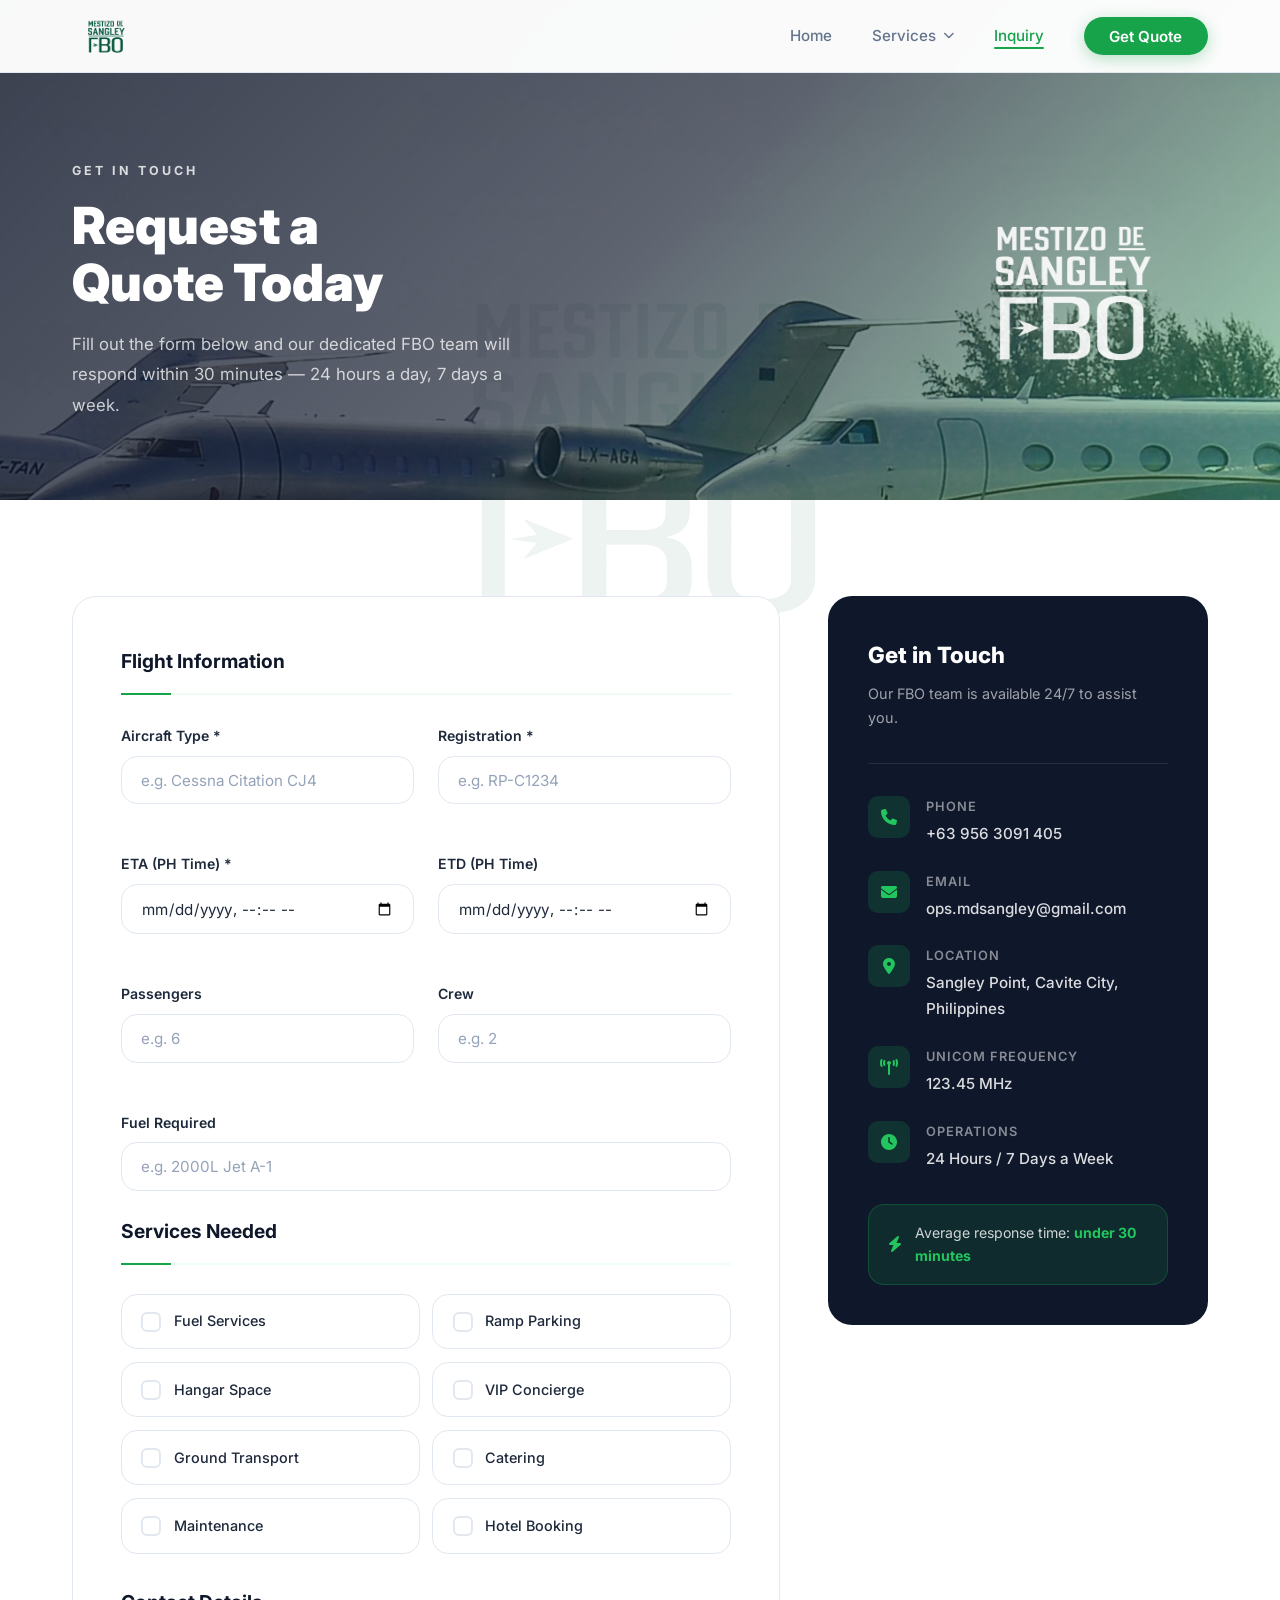
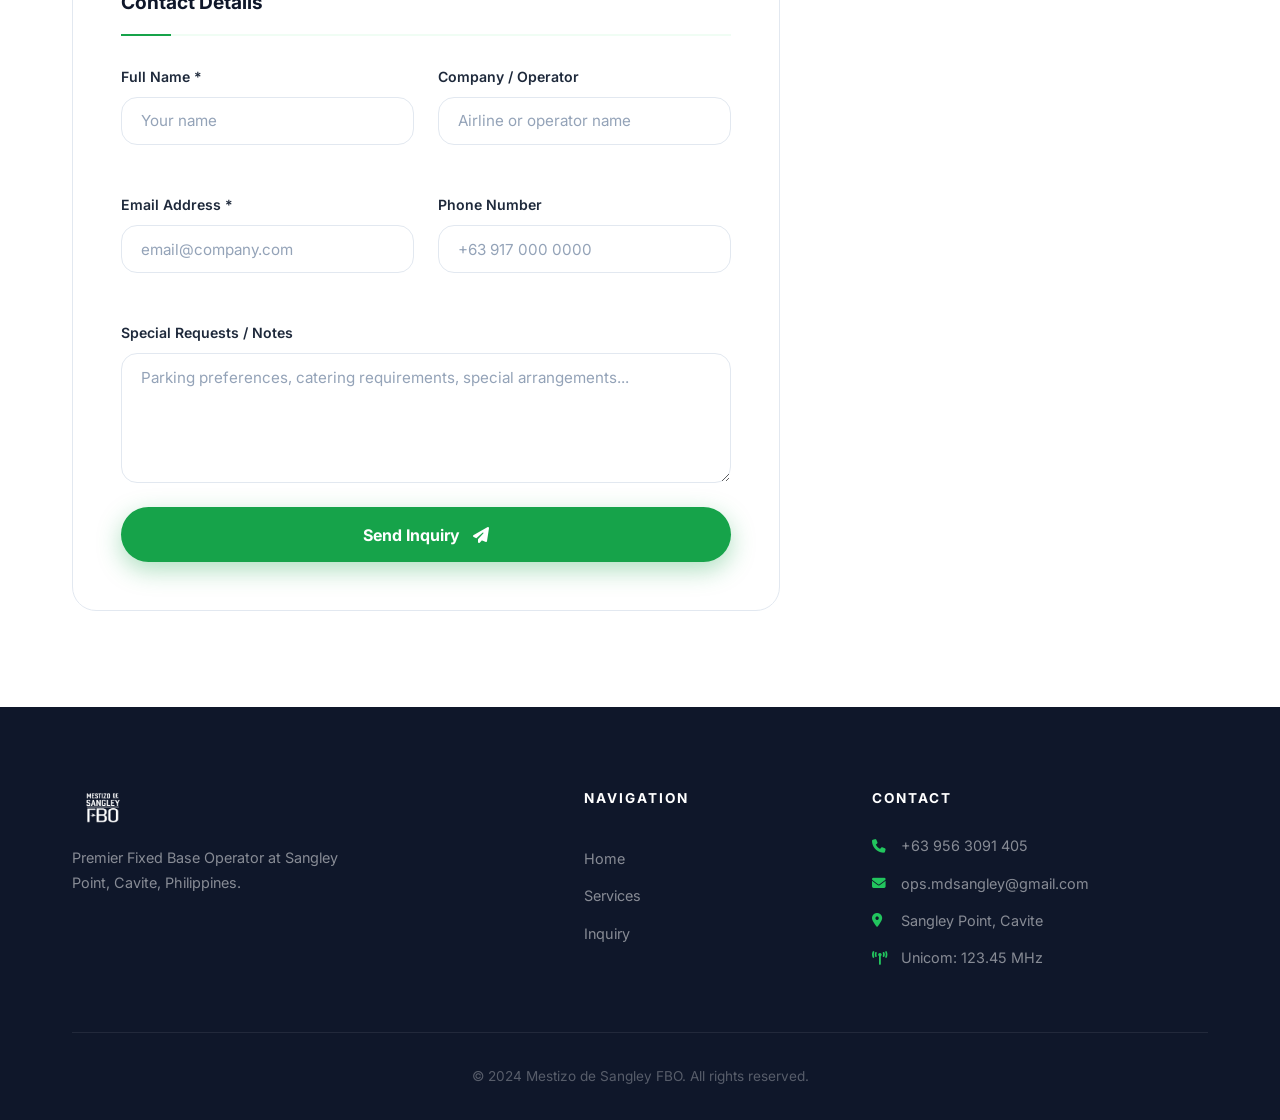
<file: inquiry.html>
<!DOCTYPE html>
<html lang="en">
<head>
    <meta charset="UTF-8">
    <meta name="viewport" content="width=device-width, initial-scale=1.0">
    <title>Inquiry | Mestizo de Sangley FBO</title>
    <!-- Add these lines inside <head>, after <meta viewport> -->
<link rel="icon" type="image/png" href="assets/logo.png">
<link rel="apple-touch-icon" href="assets/logo.png">
<link rel="shortcut icon" href="assets/logo.png">
    <link rel="stylesheet" href="style.css">
    <link href="https://fonts.googleapis.com/css2?family=Inter:wght@300;400;500;600;700;800;900&display=swap" rel="stylesheet">
    <link rel="stylesheet" href="https://cdnjs.cloudflare.com/ajax/libs/font-awesome/6.4.0/css/all.min.css">
</head>
<body>

    <!-- NAVBAR -->
    <nav class="navbar" id="navbar">
        <div class="nav-inner">
            <a href="index.html" class="logo">
                <img src="assets/logo.png" alt="Mestizo de Sangley FBO">
            </a>
            <ul class="nav-links">
                <li><a href="index.html">Home</a></li>
                <li class="dropdown">
                    <a href="services.html" class="dropdown-toggle">
                        Services <i class="fas fa-chevron-down dropdown-arrow"></i>
                    </a>
                    <div class="dropdown-menu">
                    <a href="fuel-services.html" class="dropdown-item">
                        <div class="dropdown-icon"><i class="fas fa-handshake"></i></div>
                        <div class="dropdown-text">
                            <strong>VIP Ground Handling</strong>
                            <span>Premium airport assistance and personalized passenger care.</span>
                        </div>
                    </a>

                    <a href="aircraft-handling.html" class="dropdown-item">
                        <div class="dropdown-icon"><i class="fas fa-file-alt"></i></div>
                        <div class="dropdown-text">
                            <strong>Permits</strong>
                            <span>Fast and reliable processing of flight clearances</span>
                        </div>
                    </a>

                    <a href="vip-concierge.html" class="dropdown-item">
                        <div class="dropdown-icon"><i class="fas fa-hotel"></i></div>
                        <div class="dropdown-text">
                            <strong>Hotel</strong>
                            <span>Luxury hotel bookings with comfort, convenience, and tailored accommodation services.</span>
                        </div>
                    </a>

                    <a href="ground-handling.html" class="dropdown-item">
                        <div class="dropdown-icon"><i class="fas fa-car"></i></div>
                        <div class="dropdown-text">
                            <strong>VIP Transportation</strong>
                            <span>Exclusive ground transport with professional drivers and high-end vehicles.</span>
                        </div>
                    </a>
                    
                         <a href="ground-handling.html" class="dropdown-item">
                        <div class="dropdown-icon"><i class="fas fa-user-shield"></i></div>
                        <div class="dropdown-text">
                            <strong>Concierge/VIP Security</strong>
                            <span>Personalized concierge support with discreet, top-level security services.</span>
                        </div>
                    </a>
                    <a href="ground-handling.html" class="dropdown-item">
                        <div class="dropdown-icon"><i class="fas fa-utensils"></i></div>
                        <div class="dropdown-text">
                            <strong>In Flight Catering</strong>
                            <span>Personalized concierge support with discreet, top-level security services.</span>
                        </div>
                    </a>
                        <div class="dropdown-footer">
                            <a href="services.html">View All Services →</a>
                        </div>
                    </div>
                </li>
                <li><a href="inquiry.html" class="active">Inquiry</a></li>
                <li><a href="inquiry.html" class="nav-btn">Get Quote</a></li>
            </ul>
            <div class="burger" id="burger">
                <span></span>
                <span></span>
                <span></span>
            </div>
        </div>
    </nav>

    <!-- PAGE HERO -->
<section class="page-hero inquiry-bg">
    <div class="page-hero-overlay"></div>
    <div class="container">
        <div class="page-hero-inner">
            <div class="page-hero-left">
                <div class="section-label white">GET IN TOUCH</div>
                <h1>Request a<br>Quote Today</h1>
                <p>Fill out the form below and our dedicated FBO team will respond within 30 minutes — 24 hours a day, 7 days a week.</p>
            </div>
            <div class="page-hero-right">
                <img src="assets/logo.png" alt="Mestizo de Sangley FBO" class="page-hero-logo">
            </div>
        </div>
    </div>
</section>

    <!-- FORM SECTION -->
    <section class="section-white logo-bg">
        <div class="container">
            <div class="form-wrapper">
                <div class="form-box">
                    <form id="inquiryForm" action="https://formsubmit.co/fbo@mestizodesangley.com" method="POST">
                        <input type="hidden" name="_subject" value="New FBO Inquiry - Mestizo de Sangley">
                        <input type="hidden" name="_captcha" value="false">
                        <input type="hidden" name="_template" value="table">
                        <input type="hidden" name="_next" value="https://yourdomain.com/inquiry.html">

                        <h3>Flight Information</h3>
                        <div class="form-row">
                            <div class="form-group">
                                <label>Aircraft Type *</label>
                                <input type="text" name="Aircraft Type" required placeholder="e.g. Cessna Citation CJ4">
                            </div>
                            <div class="form-group">
                                <label>Registration *</label>
                                <input type="text" name="Registration" required placeholder="e.g. RP-C1234">
                            </div>
                        </div>
                        <div class="form-row">
                            <div class="form-group">
                                <label>ETA (PH Time) *</label>
                                <input type="datetime-local" name="ETA" required>
                            </div>
                            <div class="form-group">
                                <label>ETD (PH Time)</label>
                                <input type="datetime-local" name="ETD">
                            </div>
                        </div>
                        <div class="form-row">
                            <div class="form-group">
                                <label>Passengers</label>
                                <input type="number" name="Passengers" min="0" placeholder="e.g. 6">
                            </div>
                            <div class="form-group">
                                <label>Crew</label>
                                <input type="number" name="Crew" min="1" placeholder="e.g. 2">
                            </div>
                        </div>
                        <div class="form-group">
                            <label>Fuel Required</label>
                            <input type="text" name="Fuel Required" placeholder="e.g. 2000L Jet A-1">
                        </div>

                        <h3>Services Needed</h3>
                        <div class="checkbox-grid">
                            <label class="check-item">
                                <input type="checkbox" name="Services" value="Fuel">
                                <span class="check-box"></span>
                                <span>Fuel Services</span>
                            </label>
                            <label class="check-item">
                                <input type="checkbox" name="Services" value="Ramp Parking">
                                <span class="check-box"></span>
                                <span>Ramp Parking</span>
                            </label>
                            <label class="check-item">
                                <input type="checkbox" name="Services" value="Hangar">
                                <span class="check-box"></span>
                                <span>Hangar Space</span>
                            </label>
                            <label class="check-item">
                                <input type="checkbox" name="Services" value="VIP Concierge">
                                <span class="check-box"></span>
                                <span>VIP Concierge</span>
                            </label>
                            <label class="check-item">
                                <input type="checkbox" name="Services" value="Ground Transport">
                                <span class="check-box"></span>
                                <span>Ground Transport</span>
                            </label>
                            <label class="check-item">
                                <input type="checkbox" name="Services" value="Catering">
                                <span class="check-box"></span>
                                <span>Catering</span>
                            </label>
                            <label class="check-item">
                                <input type="checkbox" name="Services" value="Maintenance">
                                <span class="check-box"></span>
                                <span>Maintenance</span>
                            </label>
                            <label class="check-item">
                                <input type="checkbox" name="Services" value="Hotel Booking">
                                <span class="check-box"></span>
                                <span>Hotel Booking</span>
                            </label>
                        </div>

                        <h3>Contact Details</h3>
                        <div class="form-row">
                            <div class="form-group">
                                <label>Full Name *</label>
                                <input type="text" name="Full Name" required placeholder="Your name">
                            </div>
                            <div class="form-group">
                                <label>Company / Operator</label>
                                <input type="text" name="Company" placeholder="Airline or operator name">
                            </div>
                        </div>
                        <div class="form-row">
                            <div class="form-group">
                                <label>Email Address *</label>
                                <input type="email" name="Email" required placeholder="email@company.com">
                            </div>
                            <div class="form-group">
                                <label>Phone Number</label>
                                <input type="tel" name="Phone" placeholder="+63 917 000 0000">
                            </div>
                        </div>
                        <div class="form-group">
                            <label>Special Requests / Notes</label>
                            <textarea name="Notes" rows="5" placeholder="Parking preferences, catering requirements, special arrangements..."></textarea>
                        </div>

                        <button type="submit" class="submit-btn">
                            Send Inquiry <i class="fas fa-paper-plane"></i>
                        </button>
                    </form>
                </div>

                <!-- RIGHT: CONTACT INFO -->
                <div class="contact-box">
                    <h3>Get in Touch</h3>
                    <p>Our FBO team is available 24/7 to assist you.</p>
                    <div class="contact-item">
                        <div class="contact-icon"><i class="fas fa-phone"></i></div>
                        <div>
                            <strong>Phone</strong>
                            <p>+63 956 3091 405</p>
                        </div>
                    </div>
                    <div class="contact-item">
                        <div class="contact-icon"><i class="fas fa-envelope"></i></div>
                        <div>
                            <strong>Email</strong>
                            <p>ops.mdsangley@gmail.com</p>
                        </div>
                    </div>
                    <div class="contact-item">
                        <div class="contact-icon"><i class="fas fa-map-marker-alt"></i></div>
                        <div>
                            <strong>Location</strong>
                            <p>Sangley Point, Cavite City, Philippines</p>
                        </div>
                    </div>
                    <div class="contact-item">
                        <div class="contact-icon"><i class="fas fa-tower-broadcast"></i></div>
                        <div>
                            <strong>Unicom Frequency</strong>
                            <p>123.45 MHz</p>
                        </div>
                    </div>
                    <div class="contact-item">
                        <div class="contact-icon"><i class="fas fa-clock"></i></div>
                        <div>
                            <strong>Operations</strong>
                            <p>24 Hours / 7 Days a Week</p>
                        </div>
                    </div>
                    <div class="response-badge">
                        <i class="fas fa-bolt"></i>
                        <span>Average response time: <strong>under 30 minutes</strong></span>
                    </div>
                </div>

            </div>
        </div>
    </section>

    <!-- FOOTER -->
    <footer class="footer">
        <div class="container">
            <div class="footer-grid">
                <div class="footer-brand">
                    <img src="assets/logo.png" alt="Mestizo de Sangley FBO" class="footer-logo">
                    <p>Premier Fixed Base Operator at Sangley Point, Cavite, Philippines.</p>
                </div>
                <div class="footer-links">
                    <h5>Navigation</h5>
                    <a href="index.html">Home</a>
                    <a href="services.html">Services</a>
                    <a href="inquiry.html">Inquiry</a>
                </div>
                <div class="footer-contact">
                    <h5>Contact</h5>
                    <p><i class="fas fa-phone"></i> +63 956 3091 405</p>
                    <p><i class="fas fa-envelope"></i> ops.mdsangley@gmail.com</p>
                    <p><i class="fas fa-map-marker-alt"></i> Sangley Point, Cavite</p>
                    <p><i class="fas fa-tower-broadcast"></i> Unicom: 123.45 MHz</p>
                </div>
            </div>
            <div class="footer-bottom">
                <p>© 2024 Mestizo de Sangley FBO. All rights reserved.</p>
            </div>
        </div>
    </footer>

    <script src="script.js"></script>
</body>
</html>
</file>
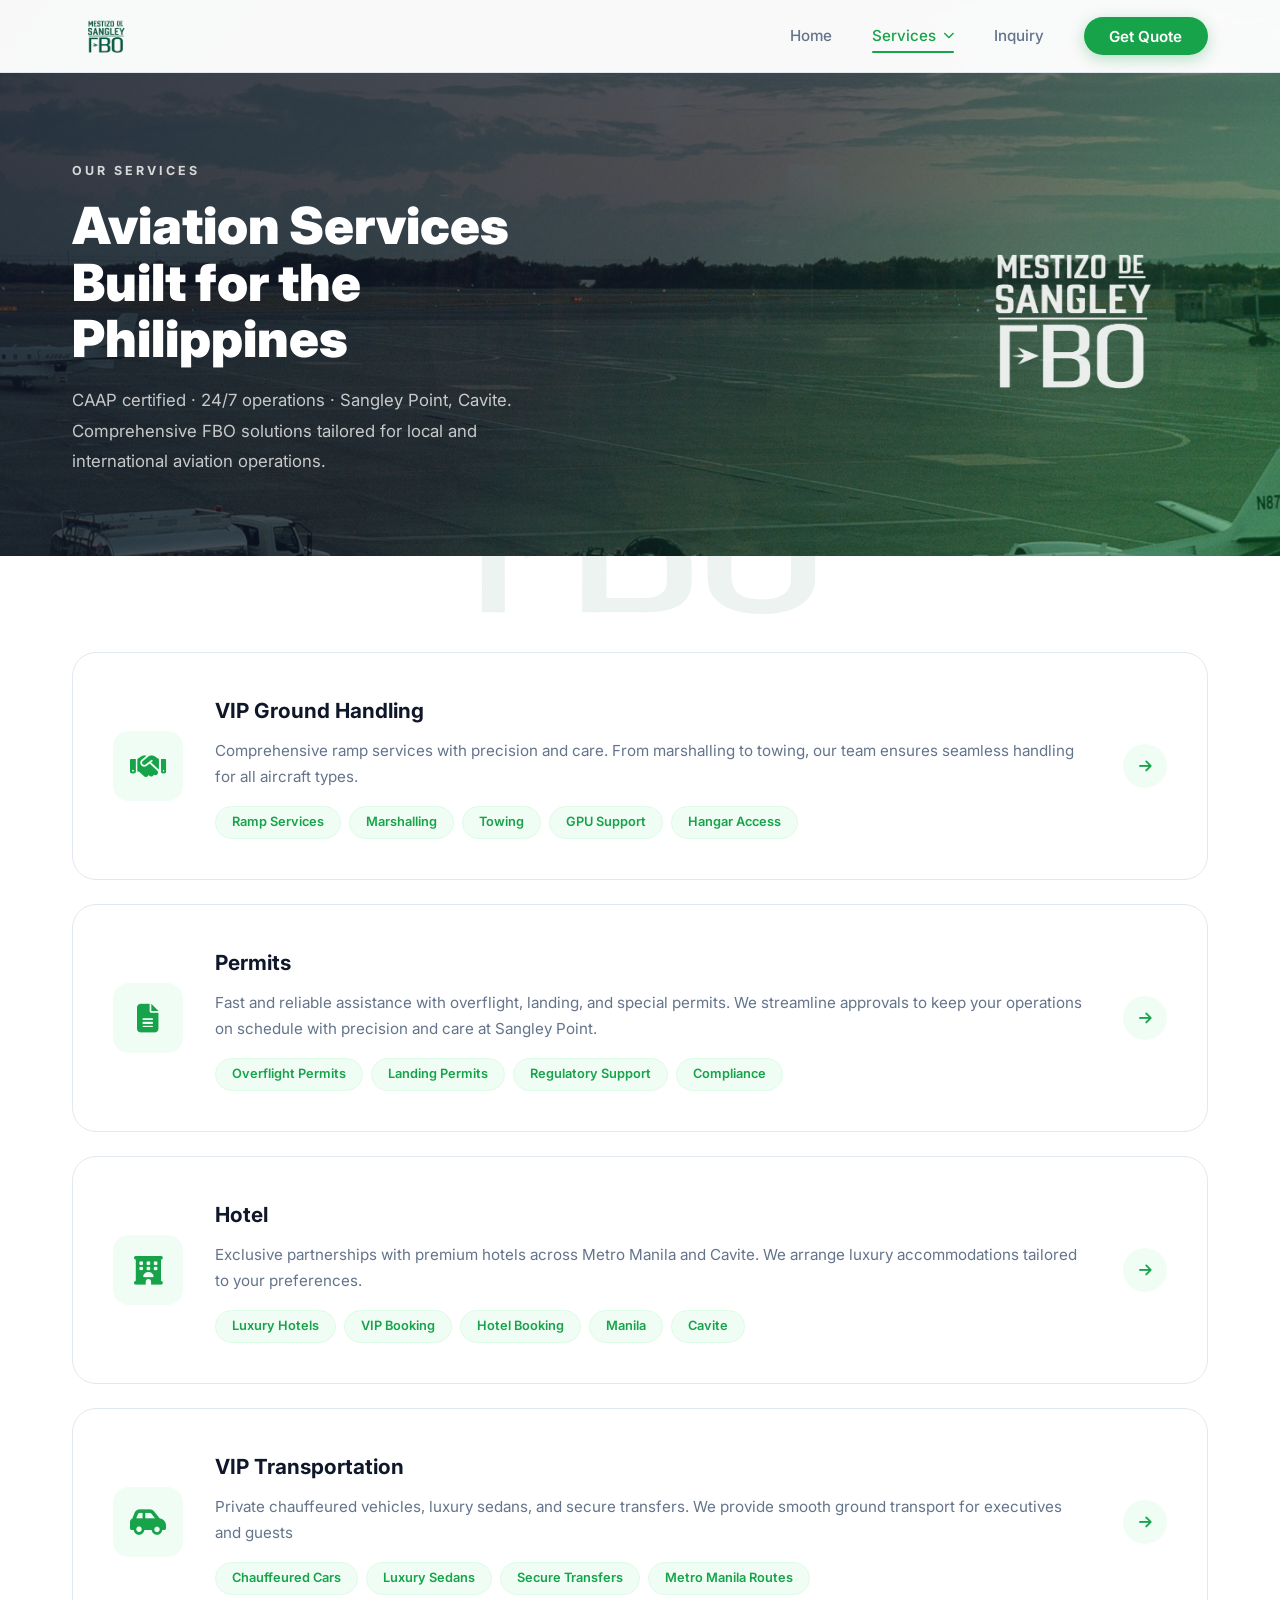
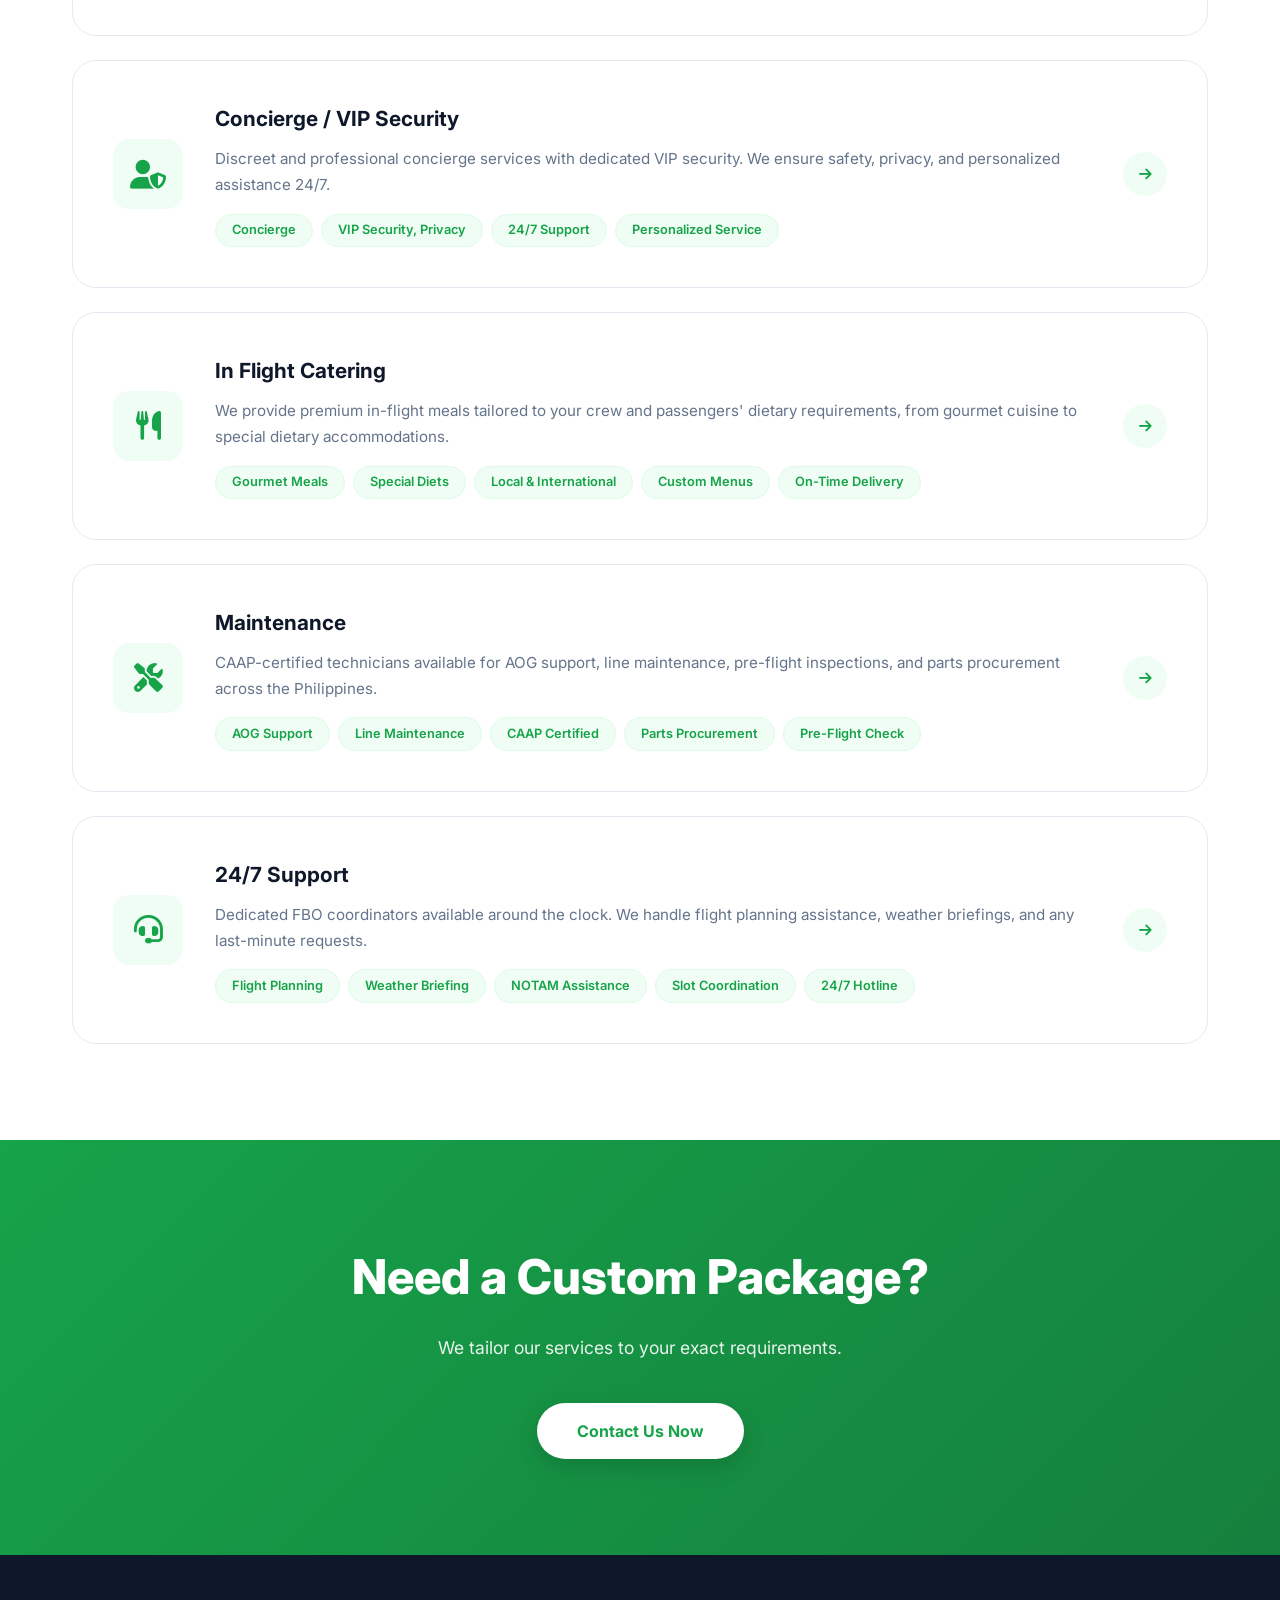
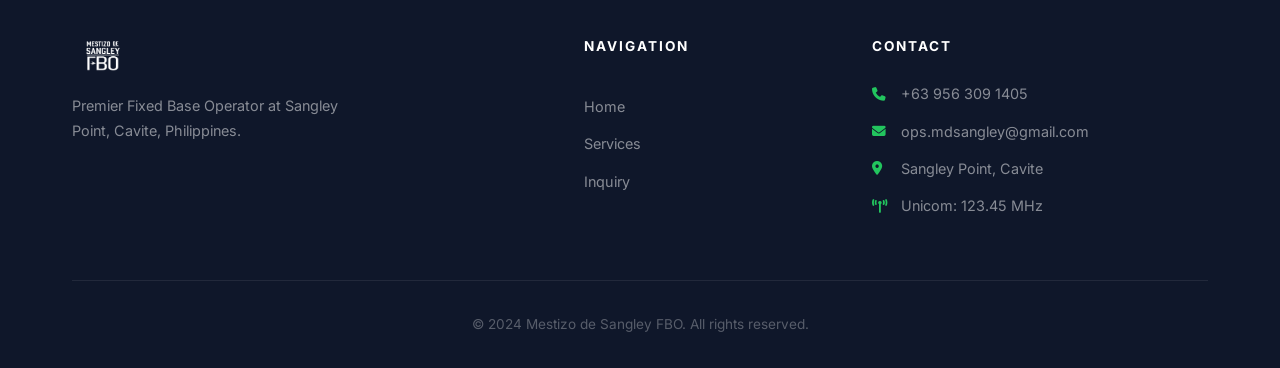
<file: services.html>
<!DOCTYPE html>
<html lang="en">
<head>
    <meta charset="UTF-8">
    <meta name="viewport" content="width=device-width, initial-scale=1.0">
    <title>Services | Mestizo de Sangley FBO</title>
    <!-- Add these lines inside <head>, after <meta viewport> -->
<link rel="icon" type="image/png" href="assets/logo.png">
<link rel="apple-touch-icon" href="assets/logo.png">
<link rel="shortcut icon" href="assets/logo.png">
    <link rel="stylesheet" href="style.css">
    <link href="https://fonts.googleapis.com/css2?family=Inter:wght@300;400;500;600;700;800;900&display=swap" rel="stylesheet">
    <link rel="stylesheet" href="https://cdnjs.cloudflare.com/ajax/libs/font-awesome/6.4.0/css/all.min.css">
</head>
<body>

    <!-- NAVBAR -->
    <nav class="navbar" id="navbar">
        <div class="nav-inner">
            <a href="index.html" class="logo">
                <img src="assets/logo.png" alt="Mestizo de Sangley FBO">
            </a>
            <ul class="nav-links">
                <li><a href="index.html">Home</a></li>
                <li class="dropdown">
                    <a href="services.html" class="dropdown-toggle active">
                        Services <i class="fas fa-chevron-down dropdown-arrow"></i>
                    </a>
                    <div class="dropdown-menu">
                        <a href="fuel-services.html" class="dropdown-item">
                            <div class="dropdown-icon"><i class="fas fa-handshake"></i></div>
                            <div class="dropdown-text">
                                <strong>VIP Ground Handling</strong>
                                <span>Premium airport assistance and personalized passenger care.</span>
                            </div>
                        </a>
                        <a href="aircraft-handling.html" class="dropdown-item">
                            <div class="dropdown-icon"><i class="fas fa-file-alt"></i></div>
                            <div class="dropdown-text">
                                <strong>Permits</strong>
                                <span>Fast and reliable processing of flight clearances</span>
                            </div>
                        </a>
                        <a href="vip-concierge.html" class="dropdown-item">
                            <div class="dropdown-icon"><i class="fas fa-hotel"></i></div>
                            <div class="dropdown-text">
                                <strong>Hotel</strong>
                                <span>Luxury hotel bookings with comfort, convenience, and tailored accommodation services.</span>
                            </div>
                        </a>
                        <a href="ground-handling.html" class="dropdown-item">
                            <div class="dropdown-icon"><i class="fas fa-car"></i></div>
                            <div class="dropdown-text">
                                <strong>VIP Transportation</strong>
                                <span>Exclusive ground transport with professional drivers and high-end vehicles.</span>
                            </div>
                        </a>
                        <a href="in-flight-catering.html" class="dropdown-item">
                           <div class="dropdown-icon"><i class="fas fa-user-shield"></i></div>
                           <div class="dropdown-text">
                                <strong>Concierge/VIP Security</strong>
                                <span>Personalized concierge support with discreet, top-level security services.</span>
                             </div>
                             </a>
                        <a href="in-flight-catering.html" class="dropdown-item">
                           <div class="dropdown-icon"><i class="fas fa-utensils"></i></div>
                           <div class="dropdown-text">
                                <strong>In Flight Catering</strong>
                                <span>Premium meals & special diets</span>
                             </div>
                             </a>
                        <div class="dropdown-footer">
                            <a href="services.html">View All Services →</a>
                        </div>
                    </div>
                </li>
                <li><a href="inquiry.html">Inquiry</a></li>
                <li><a href="inquiry.html" class="nav-btn">Get Quote</a></li>
            </ul>
            <div class="burger" id="burger">
                <span></span><span></span><span></span>
            </div>
        </div>
    </nav>

    <!-- PAGE HERO -->
<section class="page-hero services-bg">
    <div class="page-hero-overlay"></div>
    <div class="container">
        <div class="page-hero-inner">
            <div class="page-hero-left">
                <div class="section-label white">OUR SERVICES</div>
                <h1>Aviation Services<br>Built for the<br>Philippines</h1>
                <p>CAAP certified · 24/7 operations · Sangley Point, Cavite. Comprehensive FBO solutions tailored for local and international aviation operations.</p>
            </div>
            <div class="page-hero-right">
                <img src="assets/logo.png" alt="Mestizo de Sangley FBO" class="page-hero-logo">
            </div>
        </div>
    </div>
</section>

    <!-- SERVICES DETAILED -->
    <section class="section-white logo-bg">
        <div class="container">
            <div class="services-list">

                <!-- FUEL -->
                <a href="fuel-services.html" class="service-row-link">
                    <div class="service-row">
                        <div class="service-row-icon">
                            <i class="fas fa-handshake"></i>
                        </div>
                        <div class="service-row-content">
                            <h3>VIP Ground Handling</h3>
                            <p>Comprehensive ramp services with precision and care. From marshalling to towing, our team ensures seamless handling for all aircraft types.</p>
                            <div class="service-tags">
                                <span>Ramp Services</span>
                                <span>Marshalling</span>
                                <span>Towing</span>
                                <span>GPU Support</span>
                                <span>Hangar Access</span>
                            </div>
                        </div>
                        <div class="service-row-arrow">
                            <i class="fas fa-arrow-right"></i>
                        </div>
                    </div>
                </a>

                <!-- HANDLING -->
                <a href="aircraft-handling.html" class="service-row-link">
                    <div class="service-row">
                        <div class="service-row-icon">
                            <i class="fas fa-file-alt"></i>
                        </div>
                        <div class="service-row-content">
                            <h3>Permits</h3>
                            <p>Fast and reliable assistance with overflight, landing, and special permits. We streamline approvals to keep your operations on schedule with precision and care at Sangley Point.</p>
                            <div class="service-tags">
                                <span>Overflight Permits</span>
                                <span>Landing Permits</span>
                                <span>Regulatory Support</span>
                                <span>Compliance</span>
                            </div>
                        </div>
                        <div class="service-row-arrow">
                            <i class="fas fa-arrow-right"></i>
                        </div>
                    </div>
                </a>

                <!-- VIP -->
                <a href="vip-concierge.html" class="service-row-link">
                    <div class="service-row">
                        <div class="service-row-icon">
                            <i class="fas fa-hotel"></i>
                        </div>
                        <div class="service-row-content">
                            <h3>Hotel</h3>
                            <p>Exclusive partnerships with premium hotels across Metro Manila and Cavite. We arrange luxury accommodations tailored to your preferences.</p>
                            <div class="service-tags">
                                <span>Luxury Hotels</span>
                                <span>VIP Booking</span>
                                <span>Hotel Booking</span>
                                <span>Manila</span>
                                <span>Cavite</span>
                            </div>
                        </div>
                        <div class="service-row-arrow">
                            <i class="fas fa-arrow-right"></i>
                        </div>
                    </div>
                </a>

                <!-- GROUND -->
                <a href="ground-handling.html" class="service-row-link">
                    <div class="service-row">
                        <div class="service-row-icon">
                            <i class="fas fa-car-side"></i>
                        </div>
                        <div class="service-row-content">
                            <h3>VIP Transportation</h3>
                            <p>Private chauffeured vehicles, luxury sedans, and secure transfers. We provide smooth ground transport for executives and guests</p>
                            <div class="service-tags">
                                <span>Chauffeured Cars</span>
                                <span>Luxury Sedans</span>
                                <span>Secure Transfers</span>
                                <span>Metro Manila Routes</span>
                            </div>
                        </div>
                        <div class="service-row-arrow">
                            <i class="fas fa-arrow-right"></i>
                        </div>
                    </div>
                </a>
                <!-- Concierge / VIP Security -->
<a href="in-flight-catering.html" class="service-row-link">
    <div class="service-row">
        <div class="service-row-icon">
            <i class="fas fa-user-shield"></i>
        </div>
        <div class="service-row-content">
            <h3>Concierge / VIP Security</h3>
            <p>Discreet and professional concierge services with dedicated VIP security. We ensure safety, privacy, and personalized assistance 24/7.</p>
            <div class="service-tags">
                <span>Concierge</span>
                <span>VIP Security, Privacy</span>
                <span> 24/7 Support</span>
                <span>Personalized Service</span>
            </div>
        </div>
        <div class="service-row-arrow">
            <i class="fas fa-arrow-right"></i>
        </div>
    </div>
</a>
                <!-- IN FLIGHT CATERING -->
<a href="in-flight-catering.html" class="service-row-link">
    <div class="service-row">
        <div class="service-row-icon">
            <i class="fas fa-utensils"></i>
        </div>
        <div class="service-row-content">
            <h3>In Flight Catering</h3>
            <p>We provide premium in-flight meals tailored to your crew and passengers' dietary requirements, from gourmet cuisine to special dietary accommodations.</p>
            <div class="service-tags">
                <span>Gourmet Meals</span>
                <span>Special Diets</span>
                <span>Local & International</span>
                <span>Custom Menus</span>
                <span>On-Time Delivery</span>
            </div>
        </div>
        <div class="service-row-arrow">
            <i class="fas fa-arrow-right"></i>
        </div>
    </div>
</a>
                <!-- MAINTENANCE -->
                <a href="inquiry.html" class="service-row-link">
                    <div class="service-row">
                        <div class="service-row-icon">
                            <i class="fas fa-tools"></i>
                        </div>
                        <div class="service-row-content">
                            <h3>Maintenance</h3>
                            <p>CAAP-certified technicians available for AOG support, line maintenance, pre-flight inspections, and parts procurement across the Philippines.</p>
                            <div class="service-tags">
                                <span>AOG Support</span>
                                <span>Line Maintenance</span>
                                <span>CAAP Certified</span>
                                <span>Parts Procurement</span>
                                <span>Pre-Flight Check</span>
                            </div>
                        </div>
                        <div class="service-row-arrow">
                            <i class="fas fa-arrow-right"></i>
                        </div>
                    </div>
                </a>

                <!-- SUPPORT -->
                <a href="inquiry.html" class="service-row-link">
                    <div class="service-row">
                        <div class="service-row-icon">
                            <i class="fas fa-headset"></i>
                        </div>
                        <div class="service-row-content">
                            <h3>24/7 Support</h3>
                            <p>Dedicated FBO coordinators available around the clock. We handle flight planning assistance, weather briefings, and any last-minute requests.</p>
                            <div class="service-tags">
                                <span>Flight Planning</span>
                                <span>Weather Briefing</span>
                                <span>NOTAM Assistance</span>
                                <span>Slot Coordination</span>
                                <span>24/7 Hotline</span>
                            </div>
                        </div>
                        <div class="service-row-arrow">
                            <i class="fas fa-arrow-right"></i>
                        </div>
                    </div>
                </a>

            </div>
        </div>
    </section>

    <!-- CTA BANNER -->
    <section class="cta-banner">
        <div class="container">
            <h2>Need a Custom Package?</h2>
            <p>We tailor our services to your exact requirements.</p>
            <a href="inquiry.html" class="btn-white">Contact Us Now</a>
        </div>
    </section>

    <!-- FOOTER -->
    <footer class="footer">
        <div class="container">
            <div class="footer-grid">
                <div class="footer-brand">
                    <img src="assets/logo.png" alt="Mestizo de Sangley FBO" class="footer-logo">
                    <p>Premier Fixed Base Operator at Sangley Point, Cavite, Philippines.</p>
                </div>
                <div class="footer-links">
                    <h5>Navigation</h5>
                    <a href="index.html">Home</a>
                    <a href="services.html">Services</a>
                    <a href="inquiry.html">Inquiry</a>
                </div>
                <div class="footer-contact">
                    <h5>Contact</h5>
                    <p><i class="fas fa-phone"></i> +63 956 309 1405</p>
                    <p><i class="fas fa-envelope"></i> ops.mdsangley@gmail.com</p>
                    <p><i class="fas fa-map-marker-alt"></i> Sangley Point, Cavite</p>
                    <p><i class="fas fa-tower-broadcast"></i> Unicom: 123.45 MHz</p>
                </div>
            </div>
            <div class="footer-bottom">
                <p>© 2024 Mestizo de Sangley FBO. All rights reserved.</p>
            </div>
        </div>
    </footer>

    <script src="script.js"></script>
</body>
</html>
</file>
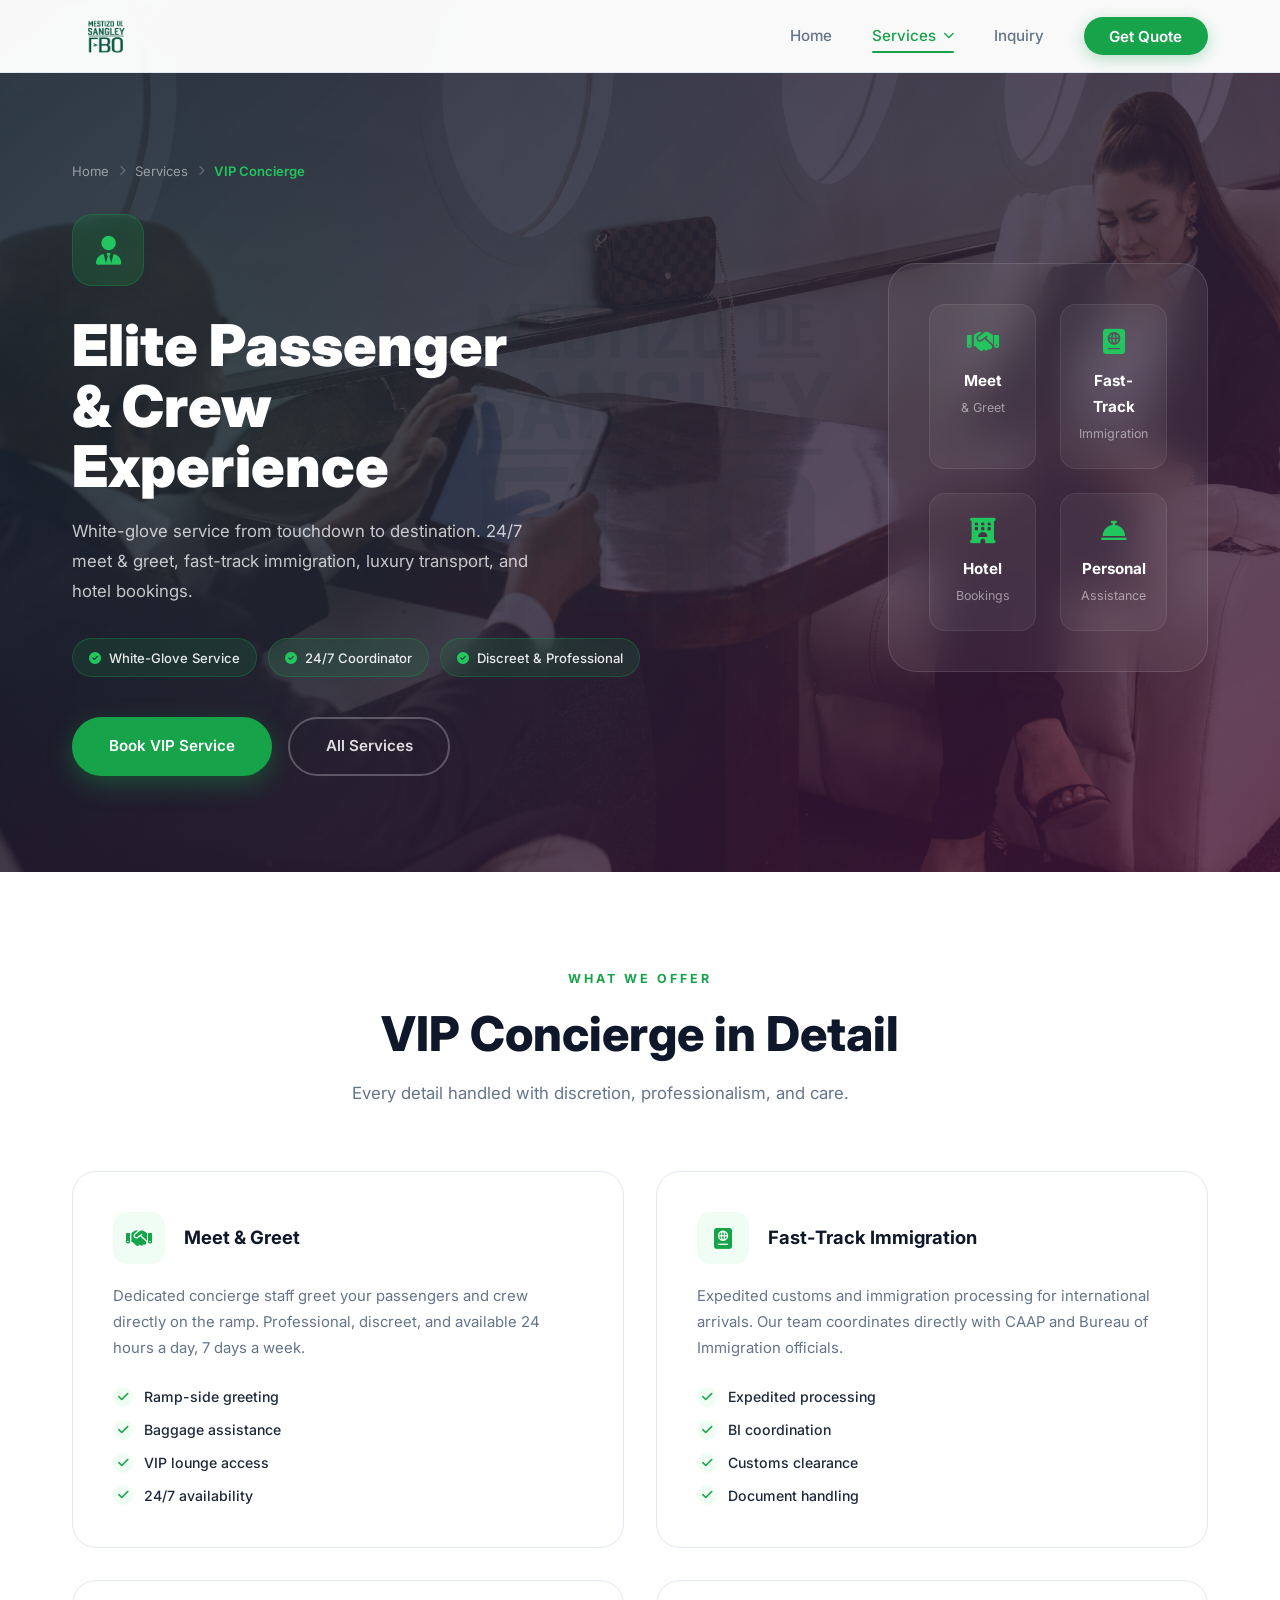
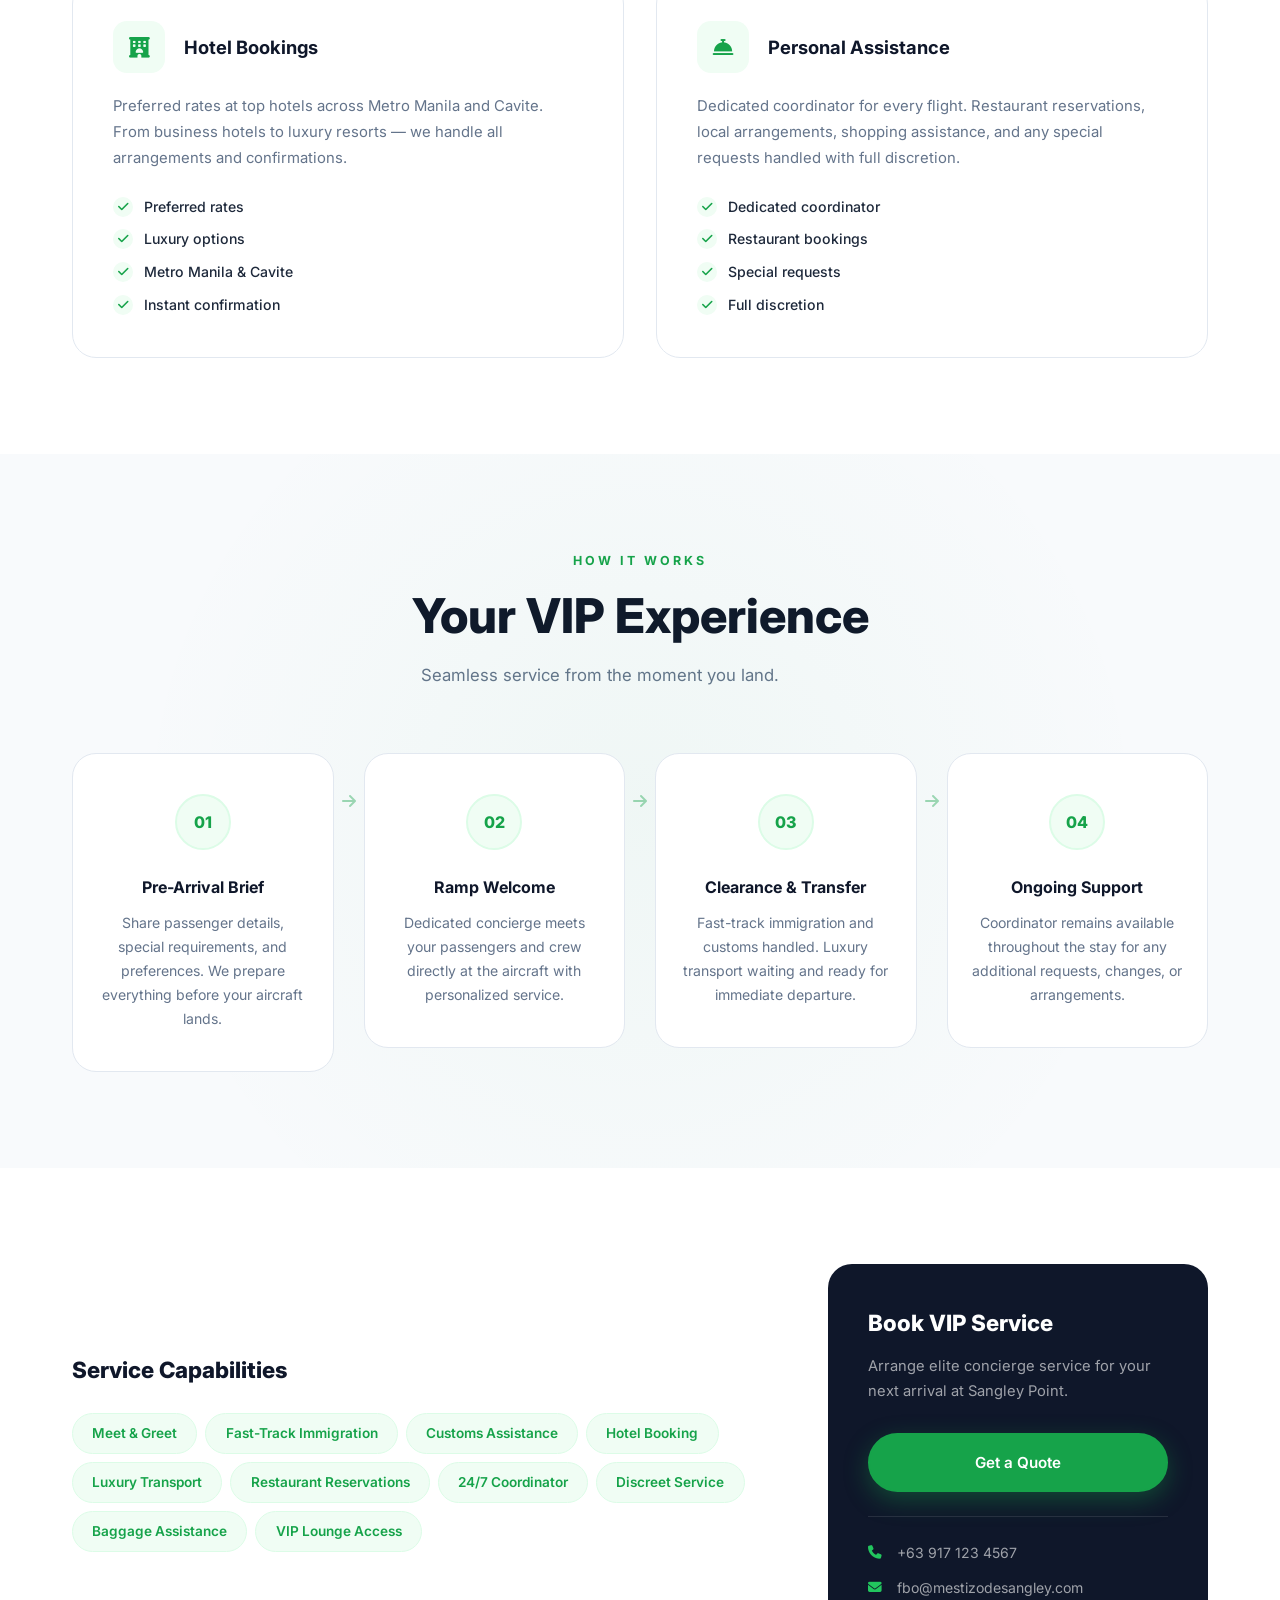
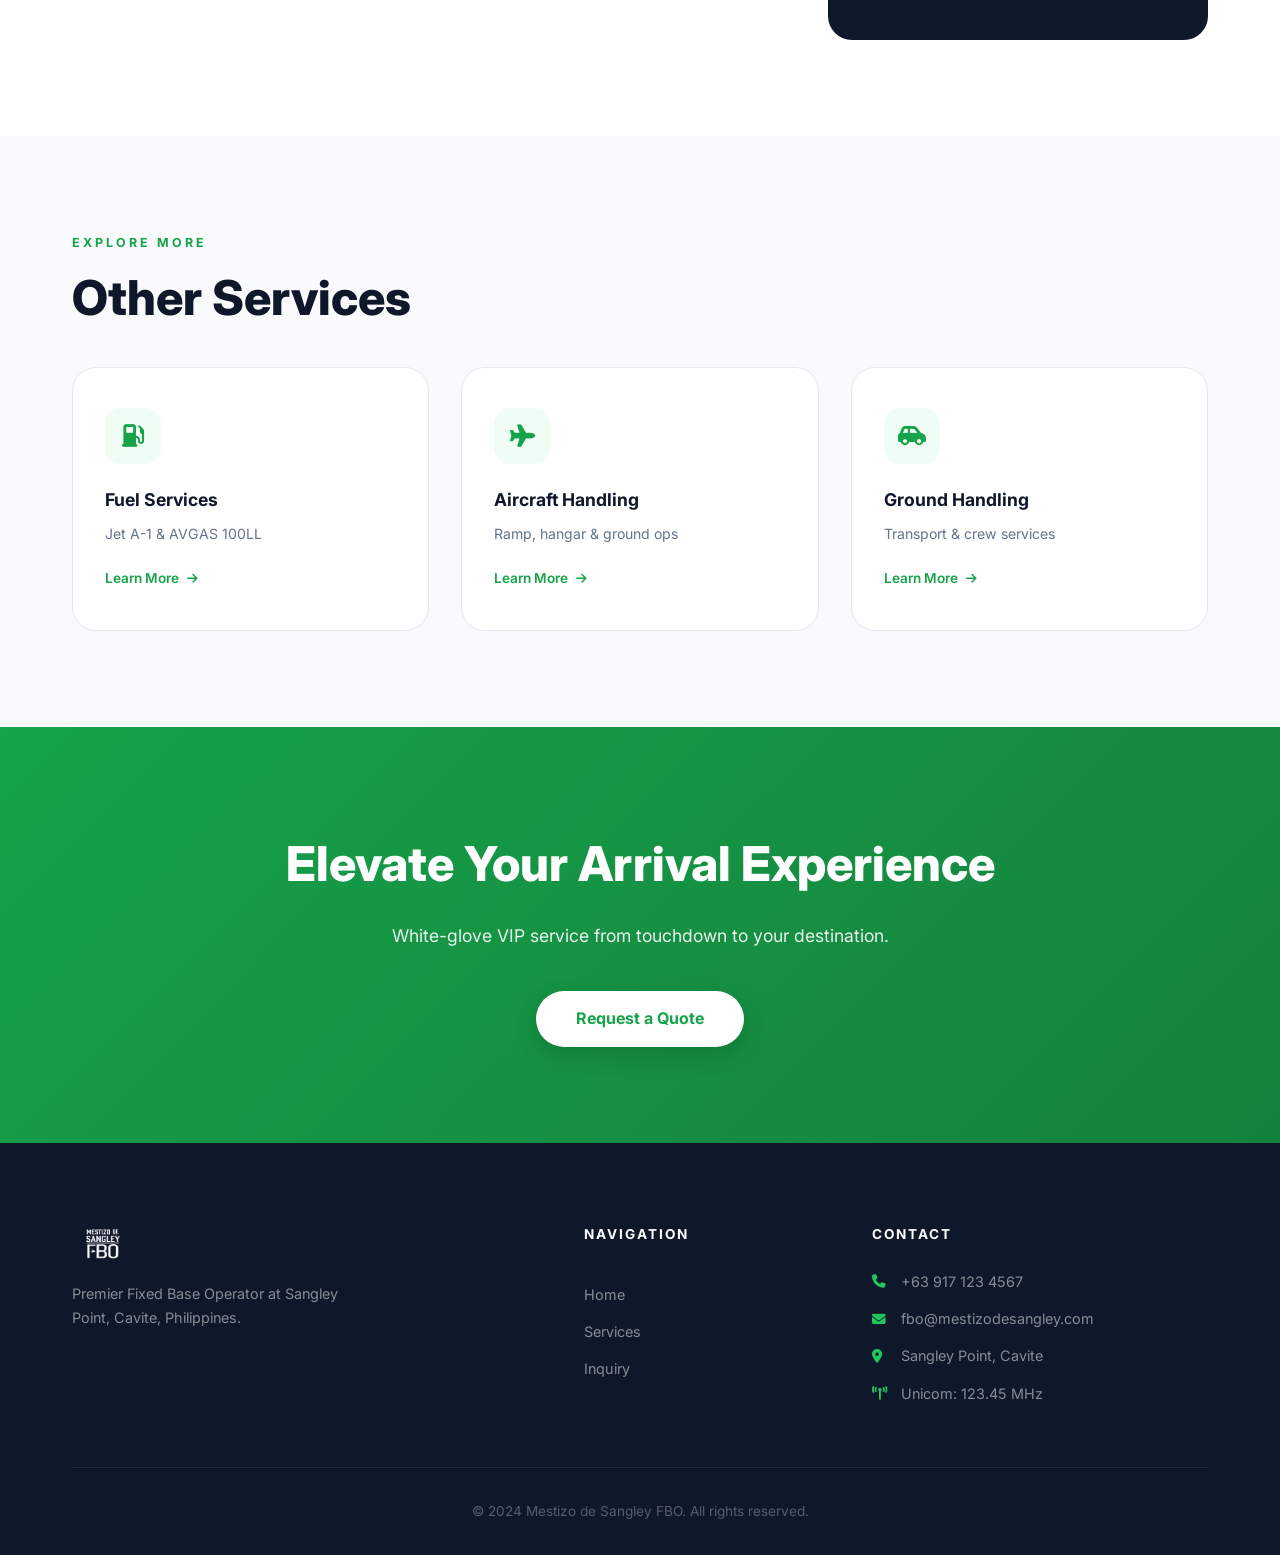
<file: vip-concierge.html>
<!DOCTYPE html>
<html lang="en">
<head>
    <meta charset="UTF-8">
    <meta name="viewport" content="width=device-width, initial-scale=1.0">
    <title>VIP Concierge | Mestizo de Sangley FBO</title>
    <!-- Add these lines inside <head>, after <meta viewport> -->
<link rel="icon" type="image/png" href="assets/logo.png">
<link rel="apple-touch-icon" href="assets/logo.png">
<link rel="shortcut icon" href="assets/logo.png">
    <link rel="stylesheet" href="style.css">
    <link href="https://fonts.googleapis.com/css2?family=Inter:wght@300;400;500;600;700;800;900&display=swap" rel="stylesheet">
    <link rel="stylesheet" href="https://cdnjs.cloudflare.com/ajax/libs/font-awesome/6.4.0/css/all.min.css">
</head>
<body>

    <nav class="navbar" id="navbar">
        <div class="nav-inner">
            <a href="index.html" class="logo">
                <img src="assets/logo.png" alt="Mestizo de Sangley FBO">
            </a>
            <ul class="nav-links">
                <li><a href="index.html">Home</a></li>
                <li class="dropdown">
                    <a href="services.html" class="dropdown-toggle active">
                        Services <i class="fas fa-chevron-down dropdown-arrow"></i>
                    </a>
                    <div class="dropdown-menu">
                        <a href="fuel-services.html" class="dropdown-item">
                            <div class="dropdown-icon"><i class="fas fa-gas-pump"></i></div>
                            <div class="dropdown-text">
                                <strong>Fuel Services</strong>
                                <span>Jet A-1 & AVGAS 100LL</span>
                            </div>
                        </a>
                        <a href="aircraft-handling.html" class="dropdown-item">
                            <div class="dropdown-icon"><i class="fas fa-plane"></i></div>
                            <div class="dropdown-text">
                                <strong>Aircraft Handling</strong>
                                <span>Ramp, hangar & ground ops</span>
                            </div>
                        </a>
                        <a href="vip-concierge.html" class="dropdown-item">
                            <div class="dropdown-icon"><i class="fas fa-user-tie"></i></div>
                            <div class="dropdown-text">
                                <strong>VIP Concierge</strong>
                                <span>Meet & greet, immigration</span>
                            </div>
                        </a>
                        <a href="ground-handling.html" class="dropdown-item">
                            <div class="dropdown-icon"><i class="fas fa-car-side"></i></div>
                            <div class="dropdown-text">
                                <strong>Ground Handling</strong>
                                <span>Transport & crew services</span>
                            </div>
                        </a>
                        <div class="dropdown-footer">
                            <a href="services.html">View All Services →</a>
                        </div>
                    </div>
                </li>
                <li><a href="inquiry.html">Inquiry</a></li>
                <li><a href="inquiry.html" class="nav-btn">Get Quote</a></li>
            </ul>
            <div class="burger" id="burger">
                <span></span><span></span><span></span>
            </div>
        </div>
    </nav>

<section class="sp-hero vip-hero">
    <div class="sp-hero-bg"></div>
    <div class="sp-hero-img-overlay"></div>
    <div class="container">
        <div class="sp-hero-inner">
            <div class="sp-hero-left">
                <div class="sp-breadcrumb">
                    <a href="index.html">Home</a>
                    <i class="fas fa-chevron-right"></i>
                    <a href="services.html">Services</a>
                    <i class="fas fa-chevron-right"></i>
                    <span>VIP Concierge</span>
                </div>
                <div class="sp-hero-icon">
                    <i class="fas fa-user-tie"></i>
                </div>
                <h1>Elite Passenger<br>& Crew<br>Experience</h1>
                <p>White-glove service from touchdown to destination. 24/7 meet & greet, fast-track immigration, luxury transport, and hotel bookings.</p>
                <div class="sp-hero-badges">
                    <span><i class="fas fa-check-circle"></i> White-Glove Service</span>
                    <span><i class="fas fa-check-circle"></i> 24/7 Coordinator</span>
                    <span><i class="fas fa-check-circle"></i> Discreet & Professional</span>
                </div>
                <div class="sp-hero-btns">
                    <a href="inquiry.html" class="btn-green">Book VIP Service</a>
                    <a href="services.html" class="btn-outline-dark">All Services</a>
                </div>
            </div>
            <div class="sp-hero-right">
                <div class="sp-hero-card">
                    <div class="sp-stat-grid">
                        <div class="sp-stat">
                            <i class="fas fa-handshake"></i>
                            <h4>Meet</h4>
                            <p>& Greet</p>
                        </div>
                        <div class="sp-stat">
                            <i class="fas fa-passport"></i>
                            <h4>Fast-Track</h4>
                            <p>Immigration</p>
                        </div>
                        <div class="sp-stat">
                            <i class="fas fa-hotel"></i>
                            <h4>Hotel</h4>
                            <p>Bookings</p>
                        </div>
                        <div class="sp-stat">
                            <i class="fas fa-concierge-bell"></i>
                            <h4>Personal</h4>
                            <p>Assistance</p>
                        </div>
                    </div>
                </div>
            </div>
        </div>
    </div>
</section>

    <!-- WHAT WE OFFER -->
    <section class="sp-section logo-bg">
        <div class="container">
            <div class="sp-section-header">
                <div class="section-label">WHAT WE OFFER</div>
                <h2 class="section-title">VIP Concierge in Detail</h2>
                <p class="section-sub">Every detail handled with discretion, professionalism, and care.</p>
            </div>
            <div class="sp-cards-grid">
                <div class="sp-card">
                    <div class="sp-card-top">
                        <div class="sp-card-icon"><i class="fas fa-handshake"></i></div>
                        <h3>Meet & Greet</h3>
                    </div>
                    <p>Dedicated concierge staff greet your passengers and crew directly on the ramp. Professional, discreet, and available 24 hours a day, 7 days a week.</p>
                    <ul class="sp-list">
                        <li><i class="fas fa-check"></i> Ramp-side greeting</li>
                        <li><i class="fas fa-check"></i> Baggage assistance</li>
                        <li><i class="fas fa-check"></i> VIP lounge access</li>
                        <li><i class="fas fa-check"></i> 24/7 availability</li>
                    </ul>
                </div>
                <div class="sp-card">
                    <div class="sp-card-top">
                        <div class="sp-card-icon"><i class="fas fa-passport"></i></div>
                        <h3>Fast-Track Immigration</h3>
                    </div>
                    <p>Expedited customs and immigration processing for international arrivals. Our team coordinates directly with CAAP and Bureau of Immigration officials.</p>
                    <ul class="sp-list">
                        <li><i class="fas fa-check"></i> Expedited processing</li>
                        <li><i class="fas fa-check"></i> BI coordination</li>
                        <li><i class="fas fa-check"></i> Customs clearance</li>
                        <li><i class="fas fa-check"></i> Document handling</li>
                    </ul>
                </div>
                <div class="sp-card">
                    <div class="sp-card-top">
                        <div class="sp-card-icon"><i class="fas fa-hotel"></i></div>
                        <h3>Hotel Bookings</h3>
                    </div>
                    <p>Preferred rates at top hotels across Metro Manila and Cavite. From business hotels to luxury resorts — we handle all arrangements and confirmations.</p>
                    <ul class="sp-list">
                        <li><i class="fas fa-check"></i> Preferred rates</li>
                        <li><i class="fas fa-check"></i> Luxury options</li>
                        <li><i class="fas fa-check"></i> Metro Manila & Cavite</li>
                        <li><i class="fas fa-check"></i> Instant confirmation</li>
                    </ul>
                </div>
                <div class="sp-card">
                    <div class="sp-card-top">
                        <div class="sp-card-icon"><i class="fas fa-concierge-bell"></i></div>
                        <h3>Personal Assistance</h3>
                    </div>
                    <p>Dedicated coordinator for every flight. Restaurant reservations, local arrangements, shopping assistance, and any special requests handled with full discretion.</p>
                    <ul class="sp-list">
                        <li><i class="fas fa-check"></i> Dedicated coordinator</li>
                        <li><i class="fas fa-check"></i> Restaurant bookings</li>
                        <li><i class="fas fa-check"></i> Special requests</li>
                        <li><i class="fas fa-check"></i> Full discretion</li>
                    </ul>
                </div>
            </div>
        </div>
    </section>

    <!-- PROCESS -->
    <section class="sp-process">
        <div class="container">
            <div class="sp-section-header">
                <div class="section-label">HOW IT WORKS</div>
                <h2 class="section-title">Your VIP Experience</h2>
                <p class="section-sub">Seamless service from the moment you land.</p>
            </div>
            <div class="sp-process-steps">
                <div class="sp-step">
                    <div class="sp-step-num">01</div>
                    <div class="sp-step-content">
                        <h4>Pre-Arrival Brief</h4>
                        <p>Share passenger details, special requirements, and preferences. We prepare everything before your aircraft lands.</p>
                    </div>
                </div>
                <div class="sp-step-arrow"><i class="fas fa-arrow-right"></i></div>
                <div class="sp-step">
                    <div class="sp-step-num">02</div>
                    <div class="sp-step-content">
                        <h4>Ramp Welcome</h4>
                        <p>Dedicated concierge meets your passengers and crew directly at the aircraft with personalized service.</p>
                    </div>
                </div>
                <div class="sp-step-arrow"><i class="fas fa-arrow-right"></i></div>
                <div class="sp-step">
                    <div class="sp-step-num">03</div>
                    <div class="sp-step-content">
                        <h4>Clearance & Transfer</h4>
                        <p>Fast-track immigration and customs handled. Luxury transport waiting and ready for immediate departure.</p>
                    </div>
                </div>
                <div class="sp-step-arrow"><i class="fas fa-arrow-right"></i></div>
                <div class="sp-step">
                    <div class="sp-step-num">04</div>
                    <div class="sp-step-content">
                        <h4>Ongoing Support</h4>
                        <p>Coordinator remains available throughout the stay for any additional requests, changes, or arrangements.</p>
                    </div>
                                    </div>
            </div>
        </div>
    </section>

    <!-- TAGS + CTA -->
    <section class="sp-tags-section logo-bg">
        <div class="container">
            <div class="sp-tags-inner">
                <div>
                    <h3>Service Capabilities</h3>
                    <div class="service-tags large">
                        <span>Meet & Greet</span>
                        <span>Fast-Track Immigration</span>
                        <span>Customs Assistance</span>
                        <span>Hotel Booking</span>
                        <span>Luxury Transport</span>
                        <span>Restaurant Reservations</span>
                        <span>24/7 Coordinator</span>
                        <span>Discreet Service</span>
                        <span>Baggage Assistance</span>
                        <span>VIP Lounge Access</span>
                    </div>
                </div>
                <div class="sp-inline-cta">
                    <h3>Book VIP Service</h3>
                    <p>Arrange elite concierge service for your next arrival at Sangley Point.</p>
                    <a href="inquiry.html" class="btn-green">Get a Quote</a>
                    <div class="sp-contact-quick">
                        <a href="tel:+639171234567"><i class="fas fa-phone"></i> +63 917 123 4567</a>
                        <a href="mailto:fbo@mestizodesangley.com"><i class="fas fa-envelope"></i> fbo@mestizodesangley.com</a>
                    </div>
                </div>
            </div>
        </div>
    </section>

    <!-- OTHER SERVICES -->
    <section class="sp-other-services">
        <div class="container">
            <div class="section-label">EXPLORE MORE</div>
            <h2 class="section-title">Other Services</h2>
            <div class="sp-other-grid">
                <a href="fuel-services.html" class="sp-other-card">
                    <div class="sp-other-icon"><i class="fas fa-gas-pump"></i></div>
                    <h4>Fuel Services</h4>
                    <p>Jet A-1 & AVGAS 100LL</p>
                    <span class="sp-other-link">Learn More <i class="fas fa-arrow-right"></i></span>
                </a>
                <a href="aircraft-handling.html" class="sp-other-card">
                    <div class="sp-other-icon"><i class="fas fa-plane"></i></div>
                    <h4>Aircraft Handling</h4>
                    <p>Ramp, hangar & ground ops</p>
                    <span class="sp-other-link">Learn More <i class="fas fa-arrow-right"></i></span>
                </a>
                <a href="ground-handling.html" class="sp-other-card">
                    <div class="sp-other-icon"><i class="fas fa-car-side"></i></div>
                    <h4>Ground Handling</h4>
                    <p>Transport & crew services</p>
                    <span class="sp-other-link">Learn More <i class="fas fa-arrow-right"></i></span>
                </a>
            </div>
        </div>
    </section>

    <section class="cta-banner">
        <div class="container">
            <h2>Elevate Your Arrival Experience</h2>
            <p>White-glove VIP service from touchdown to your destination.</p>
            <a href="inquiry.html" class="btn-white">Request a Quote</a>
        </div>
    </section>

    <footer class="footer">
        <div class="container">
            <div class="footer-grid">
                <div class="footer-brand">
                    <img src="assets/logo.png" alt="Mestizo de Sangley FBO" class="footer-logo">
                    <p>Premier Fixed Base Operator at Sangley Point, Cavite, Philippines.</p>
                </div>
                <div class="footer-links">
                    <h5>Navigation</h5>
                    <a href="index.html">Home</a>
                    <a href="services.html">Services</a>
                    <a href="inquiry.html">Inquiry</a>
                </div>
                <div class="footer-contact">
                    <h5>Contact</h5>
                    <p><i class="fas fa-phone"></i> +63 917 123 4567</p>
                    <p><i class="fas fa-envelope"></i> fbo@mestizodesangley.com</p>
                    <p><i class="fas fa-map-marker-alt"></i> Sangley Point, Cavite</p>
                    <p><i class="fas fa-tower-broadcast"></i> Unicom: 123.45 MHz</p>
                </div>
            </div>
            <div class="footer-bottom">
                <p>© 2024 Mestizo de Sangley FBO. All rights reserved.</p>
            </div>
        </div>
    </footer>

    <script src="script.js"></script>
</body>
</html>
</file>
<file: style.css>
/* ================================
   RESET & BASE
================================ */
*, *::before, *::after {
    margin: 0;
    padding: 0;
    box-sizing: border-box;
}

:root {
    --green: #16a34a;
    --green-light: #22c55e;
    --green-pale: #f0fdf4;
    --green-border: #dcfce7;
    --dark: #0f172a;
    --text: #1e293b;
    --muted: #64748b;
    --white: #ffffff;
    --gray-bg: #f8fafc;
    --border: #e2e8f0;
    --shadow: 0 4px 24px rgba(0,0,0,0.08);
    --shadow-lg: 0 20px 60px rgba(0,0,0,0.12);
    --radius: 16px;
    --radius-lg: 24px;
    --transition: all 0.3s ease;
}

html {
    scroll-behavior: smooth;
}

body {
    font-family: 'Inter', sans-serif;
    color: var(--text);
    background: var(--white);
    overflow-x: hidden;
    line-height: 1.7;
}

.container {
    max-width: 1200px;
    margin: 0 auto;
    padding: 0 2rem;
}

img {
    max-width: 100%;
    display: block;
}

a {
    text-decoration: none;
    color: inherit;
}

/* ================================
   NAVBAR
================================ */
.navbar {
    position: fixed;
    top: 0;
    left: 0;
    right: 0;
    z-index: 999;
    background: rgba(255,255,255,0.97);
    backdrop-filter: blur(20px);
    border-bottom: 1px solid var(--border);
    transition: var(--transition);
}

.navbar.scrolled {
    box-shadow: 0 4px 30px rgba(0,0,0,0.08);
}

.nav-inner {
    max-width: 1200px;
    margin: 0 auto;
    padding: 0 2rem;
    height: 72px;
    display: flex;
    align-items: center;
    justify-content: space-between;
}

.logo img {
    height: 44px;
    width: auto;
    object-fit: contain;
}

.nav-links {
    list-style: none;
    display: flex;
    align-items: center;
    gap: 2.5rem;
}

.nav-links a {
    font-size: 0.95rem;
    font-weight: 500;
    color: var(--muted);
    transition: var(--transition);
    position: relative;
}

.nav-links a:hover,
.nav-links a.active {
    color: var(--green);
}

.nav-links a.active::after {
    content: '';
    position: absolute;
    bottom: -4px;
    left: 0;
    right: 0;
    height: 2px;
    background: var(--green);
    border-radius: 2px;
}

.nav-btn {
    background: var(--green) !important;
    color: var(--white) !important;
    padding: 0.6rem 1.6rem;
    border-radius: 50px;
    font-weight: 600 !important;
    transition: var(--transition) !important;
    box-shadow: 0 4px 15px rgba(22,163,74,0.3);
}

.nav-btn:hover {
    background: #15803d !important;
    transform: translateY(-2px);
    box-shadow: 0 8px 25px rgba(22,163,74,0.4) !important;
}

.nav-btn::after {
    display: none !important;
}

.burger {
    display: none;
    flex-direction: column;
    gap: 5px;
    cursor: pointer;
    padding: 4px;
}

.burger span {
    display: block;
    width: 24px;
    height: 2px;
    background: var(--text);
    border-radius: 2px;
    transition: var(--transition);
}

/* ================================
   DROPDOWN MENU
================================ */
.dropdown {
    position: relative;
}

.dropdown-toggle {
    display: flex;
    align-items: center;
    gap: 0.4rem;
    cursor: pointer;
}

.dropdown-arrow {
    font-size: 0.7rem;
    transition: transform 0.3s ease;
}

.dropdown:hover .dropdown-arrow {
    transform: rotate(180deg);
}

.dropdown-menu {
    position: absolute;
    top: 100%;
    left: 50%;
    transform: translateX(-50%) translateY(0);
    width: 320px;
    background: var(--white);
    border-radius: 20px;
    box-shadow: 0 20px 60px rgba(0,0,0,0.12), 0 0 0 1px rgba(0,0,0,0.05);
    padding: 0.8rem;
    padding-top: 1.5rem;
    opacity: 0;
    visibility: hidden;
    transition: opacity 0.2s ease, visibility 0.2s ease, transform 0.2s ease;
    z-index: 1000;
    pointer-events: none;
    margin-top: -8px;
}

.dropdown-menu::after {
    content: '';
    position: absolute;
    top: -16px;
    left: 0;
    right: 0;
    height: 16px;
    background: transparent;
}

.dropdown-menu::before {
    content: '';
    position: absolute;
    top: 6px;
    left: 50%;
    transform: translateX(-50%) rotate(45deg);
    width: 12px;
    height: 12px;
    background: var(--white);
    border-radius: 2px;
    box-shadow: -2px -2px 5px rgba(0,0,0,0.04);
    z-index: -1;
}

.dropdown:hover .dropdown-menu {
    opacity: 1;
    visibility: visible;
    pointer-events: all;
    transform: translateX(-50%) translateY(0);
}

.dropdown-item {
    display: flex;
    align-items: center;
    gap: 1rem;
    padding: 0.9rem 1rem;
    border-radius: 12px;
    transition: var(--transition);
    text-decoration: none;
    color: var(--text);
}

.dropdown-item:hover {
    background: var(--green-pale);
}

.dropdown-item:hover .dropdown-icon {
    background: var(--green);
    color: var(--white);
}

.dropdown-icon {
    width: 42px;
    height: 42px;
    min-width: 42px;
    background: var(--green-pale);
    border-radius: 10px;
    display: flex;
    align-items: center;
    justify-content: center;
    font-size: 1rem;
    color: var(--green);
    transition: var(--transition);
}

.dropdown-text {
    display: flex;
    flex-direction: column;
    gap: 0.15rem;
}

.dropdown-text strong {
    font-size: 0.92rem;
    font-weight: 700;
    color: var(--dark);
    line-height: 1.3;
}

.dropdown-text span {
    font-size: 0.8rem;
    color: var(--muted);
    font-weight: 400;
}

.dropdown-footer {
    border-top: 1px solid var(--border);
    margin-top: 0.5rem;
    padding-top: 0.8rem;
    padding-left: 1rem;
    padding-bottom: 0.3rem;
}

.dropdown-footer a {
    font-size: 0.85rem;
    font-weight: 600;
    color: var(--green);
    transition: var(--transition);
    text-decoration: none;
}

.dropdown-footer a:hover {
    color: #15803d;
    letter-spacing: 0.3px;
}

/* ================================
   HERO
================================ */
.hero {
    position: relative;
    height: 100vh;
    min-height: 700px;
    display: flex;
    align-items: center;
    justify-content: center;
    overflow: hidden;
}

.hero-video {
    position: absolute;
    inset: 0;
    width: 100%;
    height: 100%;
    object-fit: cover;
    z-index: 0;
}

.hero-overlay {
    position: absolute;
    inset: 0;
    background: linear-gradient(
        135deg,
        rgba(15,23,42,0.75) 0%,
        rgba(22,163,74,0.45) 100%
    );
    z-index: 1;
}

.hero-content {
    position: relative;
    z-index: 2;
    display: flex;
    align-items: center;
    justify-content: space-between;
    gap: 4rem;
    width: 100%;
    max-width: 1200px;
    padding: 0 2rem;
    color: var(--white);
}

.hero-left {
    flex: 1;
    max-width: 580px;
}

.hero-left .hero-tag {
    font-size: 0.78rem;
    font-weight: 700;
    letter-spacing: 3px;
    color: rgba(255,255,255,0.75);
    margin-bottom: 1.5rem;
    text-transform: uppercase;
    display: block;
}

.hero-left h1 {
    font-size: clamp(2.5rem, 4.5vw, 4.5rem);
    font-weight: 900;
    line-height: 1.05;
    margin-bottom: 1.5rem;
    color: var(--white);
    text-shadow: 0 4px 30px rgba(0,0,0,0.3);
}

.hero-left .hero-sub {
    font-size: 1.05rem;
    font-weight: 400;
    color: rgba(255,255,255,0.85);
    margin-bottom: 2.5rem;
    line-height: 1.8;
    max-width: 480px;
}

.hero-right {
    flex-shrink: 0;
    display: flex;
    align-items: center;
    justify-content: center;
}

.hero-logo {
    width: 320px;
    height: auto;
    object-fit: contain;
    filter: drop-shadow(0 20px 60px rgba(0,0,0,0.4));
    animation: heroLogoFloat 4s ease-in-out infinite;
}

@keyframes heroLogoFloat {
    0%, 100% { transform: translateY(0px); }
    50% { transform: translateY(-15px); }
}

.hero-btns {
    display: flex;
    gap: 1rem;
    flex-wrap: wrap;
}

.hero-scroll {
    position: absolute;
    bottom: 2.5rem;
    left: 50%;
    transform: translateX(-50%);
    z-index: 2;
    color: rgba(255,255,255,0.7);
    font-size: 1.2rem;
    animation: bounce 2s infinite;
}

@keyframes bounce {
    0%, 100% { transform: translateX(-50%) translateY(0); }
    50% { transform: translateX(-50%) translateY(8px); }
}

/* ================================
   BUTTONS
================================ */
.btn-green {
    display: inline-block;
    background: var(--green);
    color: var(--white);
    padding: 0.9rem 2.2rem;
    border-radius: 50px;
    font-weight: 600;
    font-size: 0.95rem;
    transition: var(--transition);
    box-shadow: 0 8px 25px rgba(22,163,74,0.35);
    border: 2px solid var(--green);
}

.btn-green:hover {
    background: #15803d;
    border-color: #15803d;
    transform: translateY(-3px);
    box-shadow: 0 15px 35px rgba(22,163,74,0.45);
}

.btn-green.small {
    padding: 0.6rem 1.5rem;
    font-size: 0.88rem;
    white-space: nowrap;
}

.btn-outline {
    display: inline-block;
    background: transparent;
    color: var(--white);
    padding: 0.9rem 2.2rem;
    border-radius: 50px;
    font-weight: 600;
    font-size: 0.95rem;
    border: 2px solid rgba(255,255,255,0.7);
    transition: var(--transition);
}

.btn-outline:hover {
    background: rgba(255,255,255,0.15);
    border-color: var(--white);
    transform: translateY(-3px);
}

.btn-outline-dark {
    display: inline-block;
    background: transparent;
    color: rgba(255,255,255,0.85);
    padding: 0.9rem 2.2rem;
    border-radius: 50px;
    font-weight: 600;
    font-size: 0.95rem;
    border: 2px solid rgba(255,255,255,0.25);
    transition: var(--transition);
    text-decoration: none;
}

.btn-outline-dark:hover {
    background: rgba(255,255,255,0.1);
    border-color: rgba(255,255,255,0.5);
    transform: translateY(-2px);
}

.btn-white {
    display: inline-block;
    background: var(--white);
    color: var(--green);
    padding: 0.9rem 2.5rem;
    border-radius: 50px;
    font-weight: 700;
    font-size: 1rem;
    transition: var(--transition);
    box-shadow: 0 8px 25px rgba(0,0,0,0.15);
}

.btn-white:hover {
    transform: translateY(-3px);
    box-shadow: 0 15px 40px rgba(0,0,0,0.2);
}

/* ================================
   SECTIONS
================================ */
.section-white {
    padding: 6rem 0;
    background: var(--white);
}

.section-gray {
    padding: 6rem 0;
    background: var(--gray-bg);
}

.section-label {
    font-size: 0.78rem;
    font-weight: 700;
    letter-spacing: 3px;
    text-transform: uppercase;
    color: var(--green);
    margin-bottom: 1rem;
}

.section-label.white {
    color: rgba(255,255,255,0.8);
}

.section-title {
    font-size: clamp(2rem, 4vw, 3rem);
    font-weight: 800;
    color: var(--dark);
    margin-bottom: 1rem;
    line-height: 1.2;
}

.section-sub {
    font-size: 1.05rem;
    color: var(--muted);
    max-width: 560px;
    margin-bottom: 3.5rem;
}

.center-btn {
    text-align: center;
    margin-top: 3rem;
}

/* ================================
   LOGO BACKGROUND WATERMARK
================================ */
.logo-bg {
    position: relative;
}

.logo-bg::before {
    content: '';
    position: fixed;
    top: 50%;
    left: 50%;
    transform: translate(-50%, -50%);
    width: 650px;
    height: 650px;
    background-image: url('assets/logo.png');
    background-repeat: no-repeat;
    background-position: center;
    background-size: contain;
    opacity: 0.07;
    pointer-events: none;
    z-index: 0;
}

.logo-bg .container {
    position: relative;
    z-index: 1;
}

.section-gray.logo-bg::before {
    opacity: 0.07;
}

/* ================================
   STATS
================================ */
.stats-section {
    background: var(--green);
    padding: 3rem 0;
}

.stats-row {
    display: grid;
    grid-template-columns: repeat(4, 1fr);
    gap: 2rem;
}

.stat-box {
    text-align: center;
    color: var(--white);
}

.stat-box h3 {
    font-size: 2.5rem;
    font-weight: 900;
    margin-bottom: 0.3rem;
}

.stat-box p {
    font-size: 0.9rem;
    opacity: 0.85;
    font-weight: 500;
}

/* ================================
   CARDS
================================ */
.cards-grid {
    display: grid;
    grid-template-columns: repeat(3, 1fr);
    gap: 2rem;
}

.card {
    background: var(--white);
    border: 1px solid var(--border);
    border-radius: var(--radius-lg);
    padding: 2.5rem 2rem;
    transition: var(--transition);
    position: relative;
    overflow: hidden;
}

.card::before {
    content: '';
    position: absolute;
    top: 0;
    left: 0;
    right: 0;
    height: 3px;
    background: linear-gradient(90deg, var(--green), var(--green-light));
    transform: scaleX(0);
    transition: var(--transition);
}

.card:hover::before {
    transform: scaleX(1);
}

.card:hover {
    transform: translateY(-8px);
    box-shadow: var(--shadow-lg);
    border-color: var(--green-border);
}

.card-icon {
    width: 60px;
    height: 60px;
    border-radius: var(--radius);
    display: flex;
    align-items: center;
    justify-content: center;
    font-size: 1.5rem;
    margin-bottom: 1.5rem;
}

.card-icon.green {
    background: var(--green-pale);
    color: var(--green);
}

.card h4 {
    font-size: 1.15rem;
    font-weight: 700;
    color: var(--dark);
    margin-bottom: 0.8rem;
}

.card p {
    font-size: 0.95rem;
    color: var(--muted);
    line-height: 1.7;
}

/* ================================
   WHY US
================================ */
.why-grid {
    display: grid;
    grid-template-columns: repeat(2, 1fr);
    gap: 2rem;
}

.why-item {
    display: flex;
    gap: 1.5rem;
    align-items: flex-start;
    background: var(--white);
    border: 1px solid var(--border);
    border-radius: var(--radius-lg);
    padding: 2rem;
    transition: var(--transition);
}

.why-item:hover {
    border-color: var(--green);
    box-shadow: var(--shadow);
    transform: translateY(-4px);
}

.why-num {
    font-size: 2.5rem;
    font-weight: 900;
    color: var(--green-border);
    line-height: 1;
    flex-shrink: 0;
}

.why-item h4 {
    font-size: 1.1rem;
    font-weight: 700;
    color: var(--dark);
    margin-bottom: 0.5rem;
}

.why-item p {
    font-size: 0.95rem;
    color: var(--muted);
    line-height: 1.7;
}

/* ================================
   CTA BANNER
================================ */
.cta-banner {
    background: linear-gradient(135deg, var(--green) 0%, #15803d 100%);
    padding: 6rem 0;
    text-align: center;
    color: var(--white);
}

.cta-banner h2 {
    font-size: clamp(2rem, 4vw, 3rem);
    font-weight: 800;
    margin-bottom: 1rem;
}

.cta-banner p {
    font-size: 1.1rem;
    opacity: 0.9;
    margin-bottom: 2.5rem;
}

/* ================================
   PAGE HERO
================================ */
.page-hero {
    background: linear-gradient(135deg, var(--dark) 0%, #1e3a2f 100%);
    padding: 10rem 0 5rem;
    color: var(--white);
}

.page-hero-inner {
    display: flex;
    align-items: center;
    justify-content: space-between;
    gap: 4rem;
}

.page-hero-left {
    flex: 1;
    max-width: 580px;
}

.page-hero-left h1 {
    font-size: clamp(2.5rem, 4vw, 3.8rem);
    font-weight: 900;
    line-height: 1.1;
    margin-bottom: 1.2rem;
    color: var(--white);
}

.page-hero-left p {
    font-size: 1.05rem;
    color: rgba(255,255,255,0.75);
    line-height: 1.8;
    max-width: 480px;
}

.page-hero-right {
    flex-shrink: 0;
    display: flex;
    align-items: center;
    justify-content: center;
}

.page-hero-logo {
    width: 280px;
    height: auto;
    object-fit: contain;
    filter: drop-shadow(0 20px 60px rgba(0,0,0,0.35))
            brightness(0) invert(1);
    opacity: 0.9;
    animation: heroLogoFloat 4s ease-in-out infinite;
}

/* ================================
   SERVICES LIST
================================ */
.services-list {
    display: flex;
    flex-direction: column;
    gap: 1.5rem;
}

.service-row-link {
    text-decoration: none;
    color: inherit;
    display: block;
}

.service-row {
    display: flex;
    align-items: center;
    gap: 2rem;
    background: var(--white);
    border: 1px solid var(--border);
    border-radius: var(--radius-lg);
    padding: 2.5rem;
    transition: var(--transition);
    cursor: pointer;
}

.service-row-link:hover .service-row {
    border-color: var(--green);
    box-shadow: 0 12px 40px rgba(22,163,74,0.12);
    transform: translateX(8px);
    background: #fafffe;
}

.service-row-icon {
    width: 70px;
    height: 70px;
    min-width: 70px;
    background: var(--green-pale);
    border-radius: var(--radius);
    display: flex;
    align-items: center;
    justify-content: center;
    font-size: 1.8rem;
    color: var(--green);
    transition: var(--transition);
}

.service-row-link:hover .service-row-icon {
    background: var(--green);
    color: var(--white);
    transform: scale(1.1);
}

.service-row-content {
    flex: 1;
}

.service-row-content h3 {
    font-size: 1.3rem;
    font-weight: 700;
    color: var(--dark);
    margin-bottom: 0.6rem;
}

.service-row-content p {
    font-size: 0.95rem;
    color: var(--muted);
    line-height: 1.7;
    margin-bottom: 1rem;
}

.service-tags {
    display: flex;
    flex-wrap: wrap;
    gap: 0.5rem;
}

.service-tags span {
    background: var(--green-pale);
    color: var(--green);
    padding: 0.3rem 1rem;
    border-radius: 50px;
    font-size: 0.8rem;
    font-weight: 600;
    border: 1px solid var(--green-border);
}

.service-tags.large span {
    padding: 0.5rem 1.2rem;
    font-size: 0.85rem;
}

.service-row-arrow {
    width: 44px;
    height: 44px;
    min-width: 44px;
    background: var(--green-pale);
    border-radius: 50%;
    display: flex;
    align-items: center;
    justify-content: center;
    color: var(--green);
    font-size: 0.9rem;
    transition: var(--transition);
    flex-shrink: 0;
}

.service-row-link:hover .service-row-arrow {
    background: var(--green);
    color: var(--white);
    transform: translateX(4px);
}

/* ================================
   INQUIRY FORM
================================ */
.form-wrapper {
    display: grid;
    grid-template-columns: 1fr 380px;
    gap: 3rem;
    align-items: start;
}

.form-box {
    background: var(--white);
    border: 1px solid var(--border);
    border-radius: var(--radius-lg);
    padding: 3rem;
}

.form-box h3 {
    font-size: 1.2rem;
    font-weight: 700;
    color: var(--dark);
    margin-bottom: 1.8rem;
    padding-bottom: 1rem;
    border-bottom: 2px solid var(--green-pale);
    position: relative;
}

.form-box h3::after {
    content: '';
    position: absolute;
    bottom: -2px;
    left: 0;
    width: 50px;
    height: 2px;
    background: var(--green);
}

.form-row {
    display: grid;
    grid-template-columns: 1fr 1fr;
    gap: 1.5rem;
    margin-bottom: 1.5rem;
}

.form-group {
    display: flex;
    flex-direction: column;
    gap: 0.5rem;
    margin-bottom: 1.5rem;
}

.form-group label {
    font-size: 0.88rem;
    font-weight: 600;
    color: var(--text);
}

.form-group input,
.form-group textarea,
.form-group select {
    width: 100%;
    padding: 0.85rem 1.2rem;
    border: 1.5px solid var(--border);
    border-radius: var(--radius);
    font-size: 0.95rem;
    font-family: 'Inter', sans-serif;
    color: var(--text);
    background: var(--white);
    transition: var(--transition);
    outline: none;
}

.form-group input:focus,
.form-group textarea:focus,
.form-group select:focus {
    border-color: var(--green);
    box-shadow: 0 0 0 3px rgba(22,163,74,0.1);
}

.form-group input::placeholder,
.form-group textarea::placeholder {
    color: #94a3b8;
}

.form-group textarea {
    resize: vertical;
    min-height: 130px;
}

/* CHECKBOX GRID */
.checkbox-grid {
    display: grid;
    grid-template-columns: repeat(2, 1fr);
    gap: 0.8rem;
    margin-bottom: 2rem;
}

.check-item {
    display: flex;
    align-items: center;
    gap: 0.8rem;
    padding: 0.9rem 1.2rem;
    border: 1.5px solid var(--border);
    border-radius: var(--radius);
    cursor: pointer;
    transition: var(--transition);
    font-size: 0.9rem;
    font-weight: 500;
    color: var(--text);
    user-select: none;
}

.check-item:hover {
    border-color: var(--green);
    background: var(--green-pale);
    color: var(--green);
}

.check-item input[type="checkbox"] {
    display: none;
}

.check-box {
    width: 20px;
    height: 20px;
    min-width: 20px;
    border: 2px solid var(--border);
    border-radius: 6px;
    display: flex;
    align-items: center;
    justify-content: center;
    transition: var(--transition);
    background: var(--white);
}

.check-item input:checked ~ .check-box {
    background: var(--green);
    border-color: var(--green);
}

.check-item input:checked ~ .check-box::after {
    content: '✓';
    color: white;
    font-size: 0.75rem;
    font-weight: 700;
}

.check-item input:checked ~ span:last-child {
    color: var(--green);
    font-weight: 600;
}

/* SUBMIT BUTTON */
.submit-btn {
    width: 100%;
    padding: 1.1rem 2rem;
    background: var(--green);
    color: var(--white);
    border: none;
    border-radius: 50px;
    font-size: 1rem;
    font-weight: 700;
    font-family: 'Inter', sans-serif;
    cursor: pointer;
    transition: var(--transition);
    display: flex;
    align-items: center;
    justify-content: center;
    gap: 0.8rem;
    box-shadow: 0 8px 25px rgba(22,163,74,0.35);
    margin-top: 1rem;
}

.submit-btn:hover {
    background: #15803d;
    transform: translateY(-3px);
    box-shadow: 0 15px 40px rgba(22,163,74,0.45);
}

.submit-btn:active {
    transform: translateY(0);
}

/* CONTACT BOX */
.contact-box {
    background: var(--dark);
    border-radius: var(--radius-lg);
    padding: 2.5rem;
    color: var(--white);
    position: sticky;
    top: 100px;
}

.contact-box h3 {
    font-size: 1.4rem;
    font-weight: 800;
    margin-bottom: 0.5rem;
    color: var(--white);
}

.contact-box > p {
    font-size: 0.9rem;
    color: rgba(255,255,255,0.6);
    margin-bottom: 2rem;
    padding-bottom: 2rem;
    border-bottom: 1px solid rgba(255,255,255,0.1);
}

.contact-item {
    display: flex;
    align-items: flex-start;
    gap: 1rem;
    margin-bottom: 1.5rem;
}

.contact-icon {
    width: 42px;
    height: 42px;
    min-width: 42px;
    background: rgba(22,163,74,0.2);
    border-radius: 10px;
    display: flex;
    align-items: center;
    justify-content: center;
    color: var(--green-light);
    font-size: 1rem;
}

.contact-item strong {
    display: block;
    font-size: 0.8rem;
    font-weight: 600;
    color: rgba(255,255,255,0.5);
    text-transform: uppercase;
    letter-spacing: 1px;
    margin-bottom: 0.2rem;
}

.contact-item p {
    font-size: 0.95rem;
    color: rgba(255,255,255,0.85);
    font-weight: 500;
}

.response-badge {
    display: flex;
    align-items: center;
    gap: 0.8rem;
    background: rgba(22,163,74,0.15);
    border: 1px solid rgba(22,163,74,0.3);
    border-radius: var(--radius);
    padding: 1rem 1.2rem;
    margin-top: 2rem;
    font-size: 0.88rem;
    color: rgba(255,255,255,0.8);
}

.response-badge i {
    color: var(--green-light);
    font-size: 1rem;
}

.response-badge strong {
    color: var(--green-light);
}

/* ================================
   FOOTER
================================ */
.footer {
    background: var(--dark);
    color: rgba(255,255,255,0.7);
    padding: 5rem 0 2rem;
}

.footer-grid {
    display: grid;
    grid-template-columns: 2fr 1fr 1.5fr;
    gap: 4rem;
    margin-bottom: 3rem;
}

.footer-logo {
    height: 40px;
    width: auto;
    object-fit: contain;
    filter: brightness(0) invert(1);
    margin-bottom: 1.2rem;
}

.footer-brand p {
    font-size: 0.9rem;
    line-height: 1.7;
    color: rgba(255,255,255,0.5);
    max-width: 280px;
}

.footer-links h5,
.footer-contact h5 {
    font-size: 0.85rem;
    font-weight: 700;
    text-transform: uppercase;
    letter-spacing: 2px;
    color: var(--white);
    margin-bottom: 1.5rem;
}

.footer-links {
    display: flex;
    flex-direction: column;
    gap: 0.8rem;
}

.footer-links a {
    font-size: 0.9rem;
    color: rgba(255,255,255,0.5);
    transition: var(--transition);
}

.footer-links a:hover {
    color: var(--green-light);
    padding-left: 4px;
}

.footer-contact p {
    display: flex;
    align-items: center;
    gap: 0.8rem;
    font-size: 0.9rem;
    color: rgba(255,255,255,0.5);
    margin-bottom: 0.8rem;
}

.footer-contact i {
    color: var(--green-light);
    width: 16px;
    font-size: 0.85rem;
}

.footer-bottom {
    border-top: 1px solid rgba(255,255,255,0.08);
    padding-top: 2rem;
    text-align: center;
    font-size: 0.85rem;
    color: rgba(255,255,255,0.3);
}

/* ================================
   SERVICE PAGES - SP HERO
================================ */
.sp-hero {
    position: relative;
    padding: 10rem 0 6rem;
    overflow: hidden;
    background: linear-gradient(135deg, var(--dark) 0%, #1a2e1f 100%);
    color: var(--white);
}

.fuel-hero     { background: linear-gradient(135deg, #0f172a 0%, #1a2e1f 60%, #14532d 100%); }
.handling-hero { background: linear-gradient(135deg, #0f172a 0%, #1e2a3a 60%, #1e3a5f 100%); }
.vip-hero      { background: linear-gradient(135deg, #0f172a 0%, #2a1a2e 60%, #4a1942 100%); }
.ground-hero   { background: linear-gradient(135deg, #0f172a 0%, #1a2a1a 60%, #1a3a1a 100%); }

.sp-hero-bg {
    position: absolute;
    inset: 0;
    background-image:
        radial-gradient(circle at 20% 50%, rgba(22,163,74,0.12) 0%, transparent 60%),
        radial-gradient(circle at 80% 20%, rgba(22,163,74,0.08) 0%, transparent 50%);
    pointer-events: none;
}

.sp-hero-inner {
    display: flex;
    align-items: center;
    justify-content: space-between;
    gap: 4rem;
}

.sp-hero-left {
    flex: 1;
    max-width: 580px;
}

.sp-breadcrumb {
    display: flex;
    align-items: center;
    gap: 0.6rem;
    margin-bottom: 2rem;
    font-size: 0.82rem;
    color: rgba(255,255,255,0.5);
}

.sp-breadcrumb a {
    color: rgba(255,255,255,0.5);
    transition: var(--transition);
    text-decoration: none;
}

.sp-breadcrumb a:hover {
    color: var(--green-light);
}

.sp-breadcrumb span {
    color: var(--green-light);
    font-weight: 600;
}

.sp-breadcrumb i {
    font-size: 0.65rem;
    opacity: 0.5;
}

.sp-hero-icon {
    width: 72px;
    height: 72px;
    background: rgba(22,163,74,0.2);
    border: 1px solid rgba(22,163,74,0.3);
    border-radius: 20px;
    display: flex;
    align-items: center;
    justify-content: center;
    font-size: 1.8rem;
    color: var(--green-light);
    margin-bottom: 1.8rem;
    backdrop-filter: blur(10px);
}

.sp-hero-left h1 {
    font-size: clamp(2.5rem, 4.5vw, 4rem);
    font-weight: 900;
    line-height: 1.05;
    margin-bottom: 1.2rem;
    color: var(--white);
}

.sp-hero-left p {
    font-size: 1.05rem;
    color: rgba(255,255,255,0.75);
    line-height: 1.8;
    margin-bottom: 2rem;
    max-width: 480px;
}

.sp-hero-badges {
    display: flex;
    flex-wrap: wrap;
    gap: 0.7rem;
    margin-bottom: 2.5rem;
}

.sp-hero-badges span {
    display: flex;
    align-items: center;
    gap: 0.5rem;
    background: rgba(22,163,74,0.15);
    border: 1px solid rgba(22,163,74,0.3);
    color: rgba(255,255,255,0.9);
    padding: 0.45rem 1rem;
    border-radius: 50px;
    font-size: 0.82rem;
    font-weight: 500;
    backdrop-filter: blur(10px);
}

.sp-hero-badges span i {
    color: var(--green-light);
    font-size: 0.75rem;
}

.sp-hero-btns {
    display: flex;
    gap: 1rem;
    flex-wrap: wrap;
}

.sp-hero-right {
    flex-shrink: 0;
}

.sp-hero-card {
    background: rgba(255,255,255,0.06);
    border: 1px solid rgba(255,255,255,0.12);
    border-radius: 28px;
    padding: 2.5rem;
    backdrop-filter: blur(20px);
    width: 320px;
}

.sp-stat-grid {
    display: grid;
    grid-template-columns: 1fr 1fr;
    gap: 1.5rem;
}

.sp-stat {
    text-align: center;
    padding: 1.5rem 1rem;
    background: rgba(255,255,255,0.05);
    border-radius: 16px;
    border: 1px solid rgba(255,255,255,0.08);
    transition: var(--transition);
}

.sp-stat:hover {
    background: rgba(22,163,74,0.15);
    border-color: rgba(22,163,74,0.3);
    transform: translateY(-4px);
}

.sp-stat i {
    font-size: 1.6rem;
    color: var(--green-light);
    margin-bottom: 0.8rem;
    display: block;
}

.sp-stat h4 {
    font-size: 0.95rem;
    font-weight: 700;
    color: var(--white);
    margin-bottom: 0.2rem;
}

.sp-stat p {
    font-size: 0.78rem;
    color: rgba(255,255,255,0.5);
}

/* ================================
   SP SECTION
================================ */
.sp-section {
    padding: 6rem 0;
    background: var(--white);
}

.sp-section-header {
    text-align: center;
    max-width: 640px;
    margin: 0 auto 4rem;
}

.sp-section-header .section-sub {
    margin-bottom: 0;
}

/* SP CARDS GRID */
.sp-cards-grid {
    display: grid;
    grid-template-columns: repeat(2, 1fr);
    gap: 2rem;
}

.sp-card {
    background: var(--white);
    border: 1px solid var(--border);
    border-radius: var(--radius-lg);
    padding: 2.5rem;
    transition: var(--transition);
    position: relative;
    overflow: hidden;
}

.sp-card::after {
    content: '';
    position: absolute;
    bottom: 0;
    left: 0;
    right: 0;
    height: 3px;
    background: linear-gradient(90deg, var(--green), var(--green-light));
    transform: scaleX(0);
    transform-origin: left;
    transition: var(--transition);
}

.sp-card:hover::after {
    transform: scaleX(1);
}

.sp-card:hover {
    transform: translateY(-8px);
    box-shadow: 0 24px 60px rgba(22,163,74,0.12);
    border-color: var(--green-border);
}

.sp-card-top {
    display: flex;
    align-items: center;
    gap: 1.2rem;
    margin-bottom: 1.2rem;
}

.sp-card-icon {
    width: 52px;
    height: 52px;
    min-width: 52px;
    background: var(--green-pale);
    border-radius: 14px;
    display: flex;
    align-items: center;
    justify-content: center;
    font-size: 1.3rem;
    color: var(--green);
    transition: var(--transition);
}

.sp-card:hover .sp-card-icon {
    background: var(--green);
    color: var(--white);
    transform: rotate(5deg) scale(1.05);
}

.sp-card-top h3 {
    font-size: 1.15rem;
    font-weight: 700;
    color: var(--dark);
}

.sp-card > p {
    font-size: 0.93rem;
    color: var(--muted);
    line-height: 1.75;
    margin-bottom: 1.5rem;
}

/* SP LIST */
.sp-list {
    list-style: none;
    display: flex;
    flex-direction: column;
    gap: 0.55rem;
}

.sp-list li {
    display: flex;
    align-items: center;
    gap: 0.7rem;
    font-size: 0.88rem;
    color: var(--text);
    font-weight: 500;
}

.sp-list li i {
    color: var(--green);
    font-size: 0.75rem;
    flex-shrink: 0;
    background: var(--green-pale);
    width: 20px;
    height: 20px;
    border-radius: 50%;
    display: flex;
    align-items: center;
    justify-content: center;
}

/* ================================
   SP PROCESS
================================ */
.sp-process {
    padding: 6rem 0;
    background: var(--gray-bg);
    position: relative;
    overflow: hidden;
}

.sp-process::before {
    content: '';
    position: absolute;
    top: 0;
    left: 0;
    right: 0;
    bottom: 0;
    background: radial-gradient(circle at 50% 50%, rgba(22,163,74,0.04) 0%, transparent 70%);
    pointer-events: none;
}

.sp-process-steps {
    display: flex;
    align-items: flex-start;
    gap: 0;
    position: relative;
    margin-top: 1rem;
}

.sp-step {
    flex: 1;
    text-align: center;
    padding: 2.5rem 1.5rem;
    background: var(--white);
    border-radius: var(--radius-lg);
    border: 1px solid var(--border);
    transition: var(--transition);
}

.sp-step:hover {
    border-color: var(--green);
    box-shadow: 0 12px 40px rgba(22,163,74,0.1);
    transform: translateY(-6px);
}

.sp-step:hover .sp-step-num {
    background: var(--green);
    color: var(--white);
    border-color: var(--green);
}

.sp-step-num {
    width: 56px;
    height: 56px;
    background: var(--green-pale);
    border: 2px solid var(--green-border);
    border-radius: 50%;
    display: flex;
    align-items: center;
    justify-content: center;
    font-size: 1rem;
    font-weight: 800;
    color: var(--green);
    margin: 0 auto 1.5rem;
    transition: var(--transition);
}

.sp-step-content h4 {
    font-size: 1rem;
    font-weight: 700;
    color: var(--dark);
    margin-bottom: 0.6rem;
}

.sp-step-content p {
    font-size: 0.88rem;
    color: var(--muted);
    line-height: 1.7;
}

.sp-step-arrow {
    display: flex;
    align-items: center;
    justify-content: center;
    padding: 0 0.5rem;
    color: var(--green);
    font-size: 1rem;
    opacity: 0.4;
    flex-shrink: 0;
    margin-top: 2.5rem;
}

/* ================================
   SP TAGS + INLINE CTA
================================ */
.sp-tags-section {
    padding: 6rem 0;
    background: var(--white);
}

.sp-tags-inner {
    display: grid;
    grid-template-columns: 1fr 380px;
    gap: 4rem;
    align-items: center;
}

.sp-tags-inner h3 {
    font-size: 1.4rem;
    font-weight: 800;
    color: var(--dark);
    margin-bottom: 1.5rem;
}

.sp-inline-cta {
    background: var(--dark);
    border-radius: var(--radius-lg);
    padding: 2.5rem;
    color: var(--white);
}

.sp-inline-cta h3 {
    font-size: 1.4rem;
    font-weight: 800;
    color: var(--white);
    margin-bottom: 0.8rem;
}

.sp-inline-cta p {
    font-size: 0.92rem;
    color: rgba(255,255,255,0.6);
    margin-bottom: 1.8rem;
    line-height: 1.7;
}

.sp-inline-cta .btn-green {
    width: 100%;
    text-align: center;
    display: block;
    margin-bottom: 1.5rem;
}

.sp-contact-quick {
    display: flex;
    flex-direction: column;
    gap: 0.7rem;
    padding-top: 1.5rem;
    border-top: 1px solid rgba(255,255,255,0.1);
}

.sp-contact-quick a {
    display: flex;
    align-items: center;
    gap: 0.8rem;
    font-size: 0.88rem;
    color: rgba(255,255,255,0.6);
    text-decoration: none;
    transition: var(--transition);
}

.sp-contact-quick a:hover {
    color: var(--green-light);
}

.sp-contact-quick i {
    color: var(--green-light);
    width: 16px;
    font-size: 0.85rem;
}

/* ================================
   SP OTHER SERVICES
================================ */
.sp-other-services {
    padding: 6rem 0;
    background: var(--gray-bg);
}

.sp-other-grid {
    display: grid;
    grid-template-columns: repeat(3, 1fr);
    gap: 2rem;
    margin-top: 2.5rem;
}

.sp-other-card {
    background: var(--white);
    border: 1px solid var(--border);
    border-radius: var(--radius-lg);
    padding: 2.5rem 2rem;
    text-decoration: none;
    color: var(--text);
    transition: var(--transition);
    display: flex;
    flex-direction: column;
    gap: 0.5rem;
    position: relative;
    overflow: hidden;
}

.sp-other-card::before {
    content: '';
    position: absolute;
    top: 0;
    left: 0;
    width: 4px;
    height: 100%;
    background: linear-gradient(180deg, var(--green), var(--green-light));
    transform: scaleY(0);
    transform-origin: top;
    transition: var(--transition);
}

.sp-other-card:hover::before {
    transform: scaleY(1);
}

.sp-other-card:hover {
    transform: translateY(-8px);
    box-shadow: 0 20px 50px rgba(22,163,74,0.12);
    border-color: var(--green-border);
}

.sp-other-icon {
    width: 56px;
    height: 56px;
    background: var(--green-pale);
    border-radius: var(--radius);
    display: flex;
    align-items: center;
    justify-content: center;
    font-size: 1.4rem;
    color: var(--green);
    margin-bottom: 0.8rem;
    transition: var(--transition);
}

.sp-other-card:hover .sp-other-icon {
    background: var(--green);
    color: var(--white);
}

.sp-other-card h4 {
    font-size: 1.1rem;
    font-weight: 700;
    color: var(--dark);
}

.sp-other-card p {
    font-size: 0.88rem;
    color: var(--muted);
    flex: 1;
}

.sp-other-link {
    display: flex;
    align-items: center;
    gap: 0.5rem;
    font-size: 0.85rem;
    font-weight: 600;
    color: var(--green);
    margin-top: 0.8rem;
    transition: var(--transition);
}

.sp-other-card:hover .sp-other-link {
    gap: 0.8rem;
}

.sp-other-link i {
    font-size: 0.75rem;
    transition: var(--transition);
}

/* ================================
   SERVICE DETAIL PAGES
================================ */
.service-detail-grid {
    display: grid;
    grid-template-columns: 1fr 320px;
    gap: 3rem;
    align-items: start;
}

.service-detail-main {
    min-width: 0;
}

.detail-cards {
    display: grid;
    grid-template-columns: repeat(2, 1fr);
    gap: 1.5rem;
    margin-top: 2.5rem;
}

.detail-card {
    background: var(--white);
    border: 1px solid var(--border);
    border-radius: var(--radius-lg);
    padding: 2rem;
    transition: var(--transition);
    position: relative;
    overflow: hidden;
}

.detail-card::before {
    content: '';
    position: absolute;
    top: 0;
    left: 0;
    right: 0;
    height: 3px;
    background: linear-gradient(90deg, var(--green), var(--green-light));
    transform: scaleX(0);
    transition: var(--transition);
}

.detail-card:hover::before {
    transform: scaleX(1);
}

.detail-card:hover {
    transform: translateY(-6px);
    box-shadow: var(--shadow-lg);
    border-color: var(--green-border);
}

.detail-card-icon {
    width: 52px;
    height: 52px;
    background: var(--green-pale);
    border-radius: var(--radius);
    display: flex;
    align-items: center;
    justify-content: center;
    font-size: 1.3rem;
    color: var(--green);
    margin-bottom: 1.2rem;
    transition: var(--transition);
}

.detail-card:hover .detail-card-icon {
    background: var(--green);
    color: var(--white);
}

.detail-card h4 {
    font-size: 1.05rem;
    font-weight: 700;
    color: var(--dark);
    margin-bottom: 0.6rem;
}

.detail-card p {
    font-size: 0.92rem;
    color: var(--muted);
    line-height: 1.7;
}

.service-detail-sidebar {
    position: sticky;
    top: 100px;
    display: flex;
    flex-direction: column;
    gap: 1.5rem;
}

.sidebar-cta {
    background: var(--dark);
    border-radius: var(--radius-lg);
    padding: 2rem;
    color: var(--white);
}

.sidebar-cta h4 {
    font-size: 1.2rem;
    font-weight: 700;
    color: var(--white);
    margin-bottom: 0.6rem;
}

.sidebar-cta p {
    font-size: 0.9rem;
    color: rgba(255,255,255,0.65);
    margin-bottom: 1.5rem;
    line-height: 1.6;
}

.sidebar-contact {
    background: var(--white);
    border: 1px solid var(--border);
    border-radius: var(--radius-lg);
    padding: 1.8rem;
}

.sidebar-contact h5 {
    font-size: 0.8rem;
    font-weight: 700;
    text-transform: uppercase;
    letter-spacing: 2px;
    color: var(--dark);
    margin-bottom: 1.2rem;
}

.sidebar-contact p {
    display: flex;
    align-items: center;
    gap: 0.8rem;
    font-size: 0.9rem;
    color: var(--muted);
    margin-bottom: 0.7rem;
}

.sidebar-contact i {
    color: var(--green);
    width: 16px;
    font-size: 0.85rem;
}

/* ================================
   RESPONSIVE - 1024px
================================ */
@media (max-width: 1024px) {

    .cards-grid {
        grid-template-columns: repeat(2, 1fr);
    }

    .form-wrapper {
        grid-template-columns: 1fr;
    }

    .contact-box {
        position: static;
    }

    .footer-grid {
        grid-template-columns: 1fr 1fr;
        gap: 3rem;
    }

    .footer-brand {
        grid-column: 1 / -1;
    }

    .sp-tags-inner {
        grid-template-columns: 1fr;
        gap: 3rem;
    }

    .sp-other-grid {
        grid-template-columns: repeat(2, 1fr);
    }

    .service-detail-grid {
        grid-template-columns: 1fr;
    }

    .service-detail-sidebar {
        position: static;
        display: grid;
        grid-template-columns: 1fr 1fr;
        gap: 1.5rem;
    }
}

/* ================================
   RESPONSIVE - 900px
================================ */
@media (max-width: 900px) {

    .hero-content {
        flex-direction: column;
        text-align: center;
        justify-content: center;
        padding-top: 6rem;
        gap: 2.5rem;
    }

    .hero-left {
        max-width: 100%;
        order: 2;
    }

    .hero-left .hero-sub {
        max-width: 100%;
    }

    .hero-btns {
        justify-content: center;
    }

    .hero-right {
        order: 1;
    }

    .hero-logo {
        width: 180px;
    }

    .page-hero-inner {
        flex-direction: column;
        text-align: center;
        gap: 2rem;
    }

    .page-hero-left {
        max-width: 100%;
        order: 2;
    }

    .page-hero-left p {
        max-width: 100%;
    }

    .page-hero-right {
        order: 1;
    }

    .page-hero-logo {
        width: 160px;
    }

    .sp-hero-inner {
        flex-direction: column;
        text-align: center;
        gap: 2.5rem;
    }

    .sp-hero-left {
        max-width: 100%;
        order: 2;
    }

    .sp-hero-left p {
        max-width: 100%;
        margin: 0 auto 2rem;
    }

    .sp-hero-badges {
        justify-content: center;
    }

    .sp-hero-btns {
        justify-content: center;
    }

    .sp-breadcrumb {
        justify-content: center;
    }

    .sp-hero-icon {
        margin: 0 auto 1.8rem;
    }

    .sp-hero-right {
        order: 1;
        width: 100%;
    }

    .sp-hero-card {
        width: 100%;
        max-width: 420px;
        margin: 0 auto;
    }

    .sp-process-steps {
        flex-direction: column;
        gap: 1rem;
    }

    .sp-step-arrow {
        transform: rotate(90deg);
        margin: 0 auto;
        padding: 0;
    }

    .why-grid {
        grid-template-columns: 1fr;
    }
}

/* ================================
   RESPONSIVE - 768px
================================ */
@media (max-width: 768px) {

    .nav-links {
        display: none;
        position: fixed;
        top: 72px;
        left: 0;
        right: 0;
        background: var(--white);
        flex-direction: column;
        padding: 1.5rem;
        gap: 0.5rem;
        border-bottom: 1px solid var(--border);
        box-shadow: 0 20px 40px rgba(0,0,0,0.1);
        max-height: calc(100vh - 72px);
        overflow-y: auto;
        z-index: 998;
    }

    .nav-links.open {
        display: flex;
    }

    .nav-links li {
        width: 100%;
    }

    .nav-links > li > a {
        display: block;
        padding: 0.85rem 1rem;
        border-radius: 12px;
        font-size: 1rem;
        font-weight: 500;
        color: var(--text);
        transition: var(--transition);
    }

    .nav-links > li > a:hover,
    .nav-links > li > a.active {
        background: var(--green-pale);
        color: var(--green);
    }

    .nav-links > li > a.active::after {
        display: none;
    }

    .nav-btn {
        background: var(--green) !important;
        color: var(--white) !important;
        text-align: center;
        border-radius: 50px !important;
        margin-top: 0.5rem;
    }

    .burger {
        display: flex;
    }

        .dropdown {
        position: static;
        width: 100%;
    }

    .dropdown-menu {
        position: static !important;
        top: auto !important;
        left: auto !important;
        right: auto !important;
        transform: none !important;
        width: 100% !important;
        min-width: 0 !important;
        box-shadow: none !important;
        border: 1px solid var(--border) !important;
        border-radius: 12px !important;
        opacity: 1 !important;
        visibility: visible !important;
        pointer-events: all !important;
        display: none !important;
        margin-top: 0.5rem !important;
        margin-left: 0 !important;
        margin-right: 0 !important;
        padding: 0.5rem !important;
        background: var(--gray-bg) !important;
        z-index: auto !important;
    }

    .dropdown-menu::after,
    .dropdown-menu::before {
        display: none !important;
    }

    .dropdown.open .dropdown-menu {
        display: block !important;
    }

    .dropdown.open .dropdown-arrow {
        transform: rotate(180deg);
    }

    .dropdown-toggle {
        width: 100%;
        display: flex;
        justify-content: space-between;
        align-items: center;
        padding: 0.85rem 1rem;
        border-radius: 12px;
    }

    .dropdown-item {
        display: flex;
        align-items: center;
        gap: 0.8rem;
        padding: 0.7rem 0.8rem;
        border-radius: 10px;
        width: 100%;
    }

    .dropdown-text strong {
        font-size: 0.88rem;
    }

    .dropdown-text span {
        font-size: 0.78rem;
    }

    .dropdown-footer {
        padding-left: 0.8rem;
    }

    .dropdown-icon {
        width: 36px;
        height: 36px;
        min-width: 36px;
        font-size: 0.9rem;
    }

    .stats-row {
        grid-template-columns: repeat(2, 1fr);
        gap: 1.5rem;
    }

    .cards-grid {
        grid-template-columns: 1fr;
        gap: 1.2rem;
    }

    .service-row {
        flex-direction: column;
        align-items: flex-start;
        gap: 1.2rem;
        padding: 1.8rem;
    }

    .service-row-arrow {
        align-self: flex-end;
    }

    .form-row {
        grid-template-columns: 1fr;
        gap: 0;
    }

    .form-box {
        padding: 2rem 1.5rem;
    }

    .checkbox-grid {
        grid-template-columns: 1fr;
    }

    .footer-grid {
        grid-template-columns: 1fr;
        gap: 2rem;
    }

    .footer-brand {
        grid-column: auto;
    }

    .hero-content h1,
    .hero-left h1 {
        font-size: clamp(2.2rem, 8vw, 3.5rem);
    }

    .page-hero {
        padding: 7rem 0 3.5rem;
    }

    .sp-hero {
        padding: 7rem 0 3.5rem;
    }

    .sp-hero-left h1 {
        font-size: clamp(2rem, 7vw, 3rem);
    }

    .sp-cards-grid {
        grid-template-columns: 1fr;
        gap: 1.2rem;
    }

    .sp-other-grid {
        grid-template-columns: 1fr;
        gap: 1.2rem;
    }

    .sp-section,
    .sp-process,
    .sp-tags-section,
    .sp-other-services {
        padding: 4rem 0;
    }

    .section-white,
    .section-gray {
        padding: 4rem 0;
    }

    .cta-banner {
        padding: 4rem 0;
    }

    .cta-banner h2 {
        font-size: 1.8rem;
    }

    .service-detail-sidebar {
        grid-template-columns: 1fr;
    }

    .detail-cards {
        grid-template-columns: 1fr;
    }

    .footer {
        padding: 3.5rem 0 1.5rem;
    }

    .footer-grid {
        gap: 2rem;
    }
}

/* ================================
   RESPONSIVE - 480px
================================ */
@media (max-width: 480px) {

    .container {
        padding: 0 1rem;
    }

    .nav-inner {
        padding: 0 1rem;
    }

    .hero-logo {
        width: 140px;
    }

    .hero-left h1 {
        font-size: 2rem;
    }

    .hero-left .hero-sub {
        font-size: 0.95rem;
    }

    .hero-btns {
        flex-direction: column;
        align-items: center;
    }

    .hero-btns a {
        width: 100%;
        text-align: center;
    }

    .page-hero {
        padding: 6rem 0 3rem;
    }

    .page-hero-logo {
        width: 120px;
    }

    .page-hero-left h1 {
        font-size: 2rem;
    }

    .sp-hero {
        padding: 6rem 0 3rem;
    }

    .sp-hero-left h1 {
        font-size: 1.9rem;
    }

    .sp-hero-card {
        padding: 1.2rem;
    }

    .sp-stat-grid {
        grid-template-columns: repeat(2, 1fr);
        gap: 0.8rem;
    }

    .sp-stat {
        padding: 1rem 0.5rem;
    }

    .sp-stat i {
        font-size: 1.2rem;
        margin-bottom: 0.5rem;
    }

    .sp-stat h4 {
        font-size: 0.8rem;
    }

    .sp-stat p {
        font-size: 0.7rem;
    }

    .sp-hero-badges {
        flex-direction: column;
        align-items: center;
    }

    .sp-hero-btns {
        flex-direction: column;
        align-items: stretch;
    }

    .sp-hero-btns a {
        text-align: center;
    }

    .stats-row {
        grid-template-columns: repeat(2, 1fr);
        gap: 1rem;
    }

    .stat-box h3 {
        font-size: 2rem;
    }

    .section-title {
        font-size: 1.7rem;
    }

    .card {
        padding: 1.8rem 1.5rem;
    }

    .why-item {
        padding: 1.5rem;
        gap: 1rem;
    }

    .why-num {
        font-size: 2rem;
    }

    .service-row {
        padding: 1.5rem;
    }

    .service-row-icon {
        width: 56px;
        height: 56px;
        min-width: 56px;
        font-size: 1.4rem;
    }

    .service-tags {
        gap: 0.4rem;
    }

    .service-tags span {
        font-size: 0.75rem;
        padding: 0.25rem 0.8rem;
    }

    .form-box {
        padding: 1.5rem 1rem;
    }

    .form-group input,
    .form-group textarea {
        font-size: 0.9rem;
        padding: 0.75rem 1rem;
    }

    .submit-btn {
        font-size: 0.95rem;
        padding: 1rem;
    }

    .contact-box {
        padding: 1.8rem 1.5rem;
    }

    .sp-card {
        padding: 1.8rem 1.5rem;
    }

    .sp-inline-cta {
        padding: 1.8rem 1.5rem;
    }

    .sp-step {
        padding: 1.8rem 1.5rem;
    }

    .sp-other-card {
        padding: 1.8rem 1.5rem;
    }

    .footer {
        padding: 3rem 0 1.5rem;
    }

    .footer-grid {
        gap: 1.8rem;
    }

    .footer-logo {
        height: 32px;
    }

    .footer-links h5,
    .footer-contact h5 {
        font-size: 0.78rem;
        margin-bottom: 1rem;
    }

    .footer-links a,
    .footer-contact p {
        font-size: 0.85rem;
    }

    .footer-bottom {
        font-size: 0.78rem;
        padding-top: 1.5rem;
    }

    .cta-banner {
        padding: 3.5rem 0;
    }

    .cta-banner h2 {
        font-size: 1.6rem;
    }

    .cta-banner p {
        font-size: 0.95rem;
    }

    .sp-section-header {
        margin-bottom: 2.5rem;
    }

    .sp-section-header .section-title {
        font-size: 1.7rem;
    }

    .sp-section-header .section-sub {
        font-size: 0.95rem;
    }

    .sp-tags-inner h3 {
        font-size: 1.2rem;
    }

    .sp-inline-cta h3 {
        font-size: 1.2rem;
    }

    .sp-other-card {
        padding: 1.5rem;
    }

    .sp-other-icon {
        width: 48px;
        height: 48px;
        font-size: 1.2rem;
    }

    .sp-other-card h4 {
        font-size: 1rem;
    }

    .response-badge {
        flex-direction: column;
        text-align: center;
        gap: 0.5rem;
    }

    .sidebar-cta {
        padding: 1.5rem;
    }

    .sidebar-contact {
        padding: 1.5rem;
    }

    .logo-bg::before {
        width: 320px;
        height: 320px;
    }
}

/* ================================
   RESPONSIVE - 360px (SMALL PHONES)
================================ */
@media (max-width: 360px) {

    .hero-left h1 {
        font-size: 1.8rem;
    }

    .sp-hero-left h1 {
        font-size: 1.7rem;
    }

    .page-hero-left h1 {
        font-size: 1.8rem;
    }

    .stat-box h3 {
        font-size: 1.8rem;
    }

    .nav-inner {
        height: 64px;
    }

    .logo img {
        height: 36px;
    }

    .sp-hero-card {
        padding: 1rem;
    }

    .sp-stat-grid {
        gap: 0.6rem;
    }

    .sp-stat {
        padding: 0.8rem 0.4rem;
    }

    .sp-stat i {
        font-size: 1rem;
    }

    .sp-stat h4 {
        font-size: 0.75rem;
    }

    .sp-stat p {
        font-size: 0.65rem;
    }

    .section-title {
        font-size: 1.5rem;
    }

    .btn-green,
    .btn-outline,
    .btn-outline-dark,
    .btn-white {
        padding: 0.8rem 1.6rem;
        font-size: 0.88rem;
    }

    .cards-grid {
        gap: 1rem;
    }

    .card {
        padding: 1.5rem 1.2rem;
    }

    .service-row {
        padding: 1.2rem;
        gap: 1rem;
    }

    .form-box {
        padding: 1.2rem 0.8rem;
    }

    .contact-box {
        padding: 1.5rem 1.2rem;
    }

    .footer-grid {
        gap: 1.5rem;
    }
}

/* ================================
   VIDEO HERO FIX
================================ */
.hero-video {
    position: absolute;
    inset: 0;
    width: 100%;
    height: 100%;
    object-fit: cover;
    object-position: center;
    z-index: 0;
    pointer-events: none;
}

/* Fallback background if video fails */
.hero {
    background: linear-gradient(135deg, #0f172a 0%, #1a2e1f 60%, #14532d 100%);
}

/* ================================
   PAGE HERO BACKGROUND IMAGES
================================ */

/* Overlay for all page heroes with bg images */
.page-hero-overlay {
    position: absolute;
    inset: 0;
    background: linear-gradient(
        135deg,
        rgba(15,23,42,0.82) 0%,
        rgba(15,23,42,0.65) 50%,
        rgba(22,163,74,0.35) 100%
    );
    z-index: 1;
}

/* Make page-hero relative for overlay */
.page-hero {
    position: relative;
    overflow: hidden;
}

/* Content sits above overlay */
.page-hero .container {
    position: relative;
    z-index: 2;
}

/* Services page background */
.services-bg {
    background-image: url('assets/services-bg.jpg');
    background-size: cover;
    background-position: center;
    background-repeat: no-repeat;
}

/* Inquiry page background */
.inquiry-bg {
    background-image: url('assets/inquiry-bg.jpg');
    background-size: cover;
    background-position: center;
    background-repeat: no-repeat;
}

/* ================================
   SP HERO BACKGROUND IMAGES
================================ */

/* Overlay for sp heroes */
.sp-hero-img-overlay {
    position: absolute;
    inset: 0;
    z-index: 1;
    pointer-events: none;
}

/* Each sp-hero content sits above overlays */
.sp-hero .container {
    position: relative;
    z-index: 3;
}

.sp-hero-bg {
    position: absolute;
    inset: 0;
    z-index: 2;
    background-image:
        radial-gradient(circle at 20% 50%, rgba(22,163,74,0.12) 0%, transparent 60%),
        radial-gradient(circle at 80% 20%, rgba(22,163,74,0.08) 0%, transparent 50%);
    pointer-events: none;
}

/* Fuel Services background */
.fuel-hero {
    background-image: url('assets/fuel-bg.jpg');
    background-size: cover;
    background-position: center;
    background-repeat: no-repeat;
}

.fuel-hero .sp-hero-img-overlay {
    background: linear-gradient(
        135deg,
        rgba(15,23,42,0.88) 0%,
        rgba(20,83,45,0.75) 100%
    );
}

/* Aircraft Handling background */
.handling-hero {
    background-image: url('assets/handling-bg.jpg');
    background-size: cover;
    background-position: center;
    background-repeat: no-repeat;
}

.handling-hero .sp-hero-img-overlay {
    background: linear-gradient(
        135deg,
        rgba(15,23,42,0.88) 0%,
        rgba(30,58,95,0.75) 100%
    );
}

/* VIP Concierge background */
.vip-hero {
    background-image: url('assets/vip-bg.jpg');
    background-size: cover;
    background-position: center;
    background-repeat: no-repeat;
}

.vip-hero .sp-hero-img-overlay {
    background: linear-gradient(
        135deg,
        rgba(15,23,42,0.88) 0%,
        rgba(74,25,66,0.75) 100%
    );
}

/* Ground Handling background */
.ground-hero {
    background-image: url('assets/ground-bg.jpg');
    background-size: cover;
    background-position: center;
    background-repeat: no-repeat;
}

.ground-hero .sp-hero-img-overlay {
    background: linear-gradient(
        135deg,
        rgba(15,23,42,0.88) 0%,
        rgba(26,58,26,0.75) 100%
    );
}

/* ================================
   BACKGROUND PARALLAX EFFECT
================================ */
@media (min-width: 769px) {
    .services-bg,
    .inquiry-bg,
    .fuel-hero,
    .handling-hero,
    .vip-hero,
    .ground-hero {
        background-attachment: fixed;
    }
}
</file>
